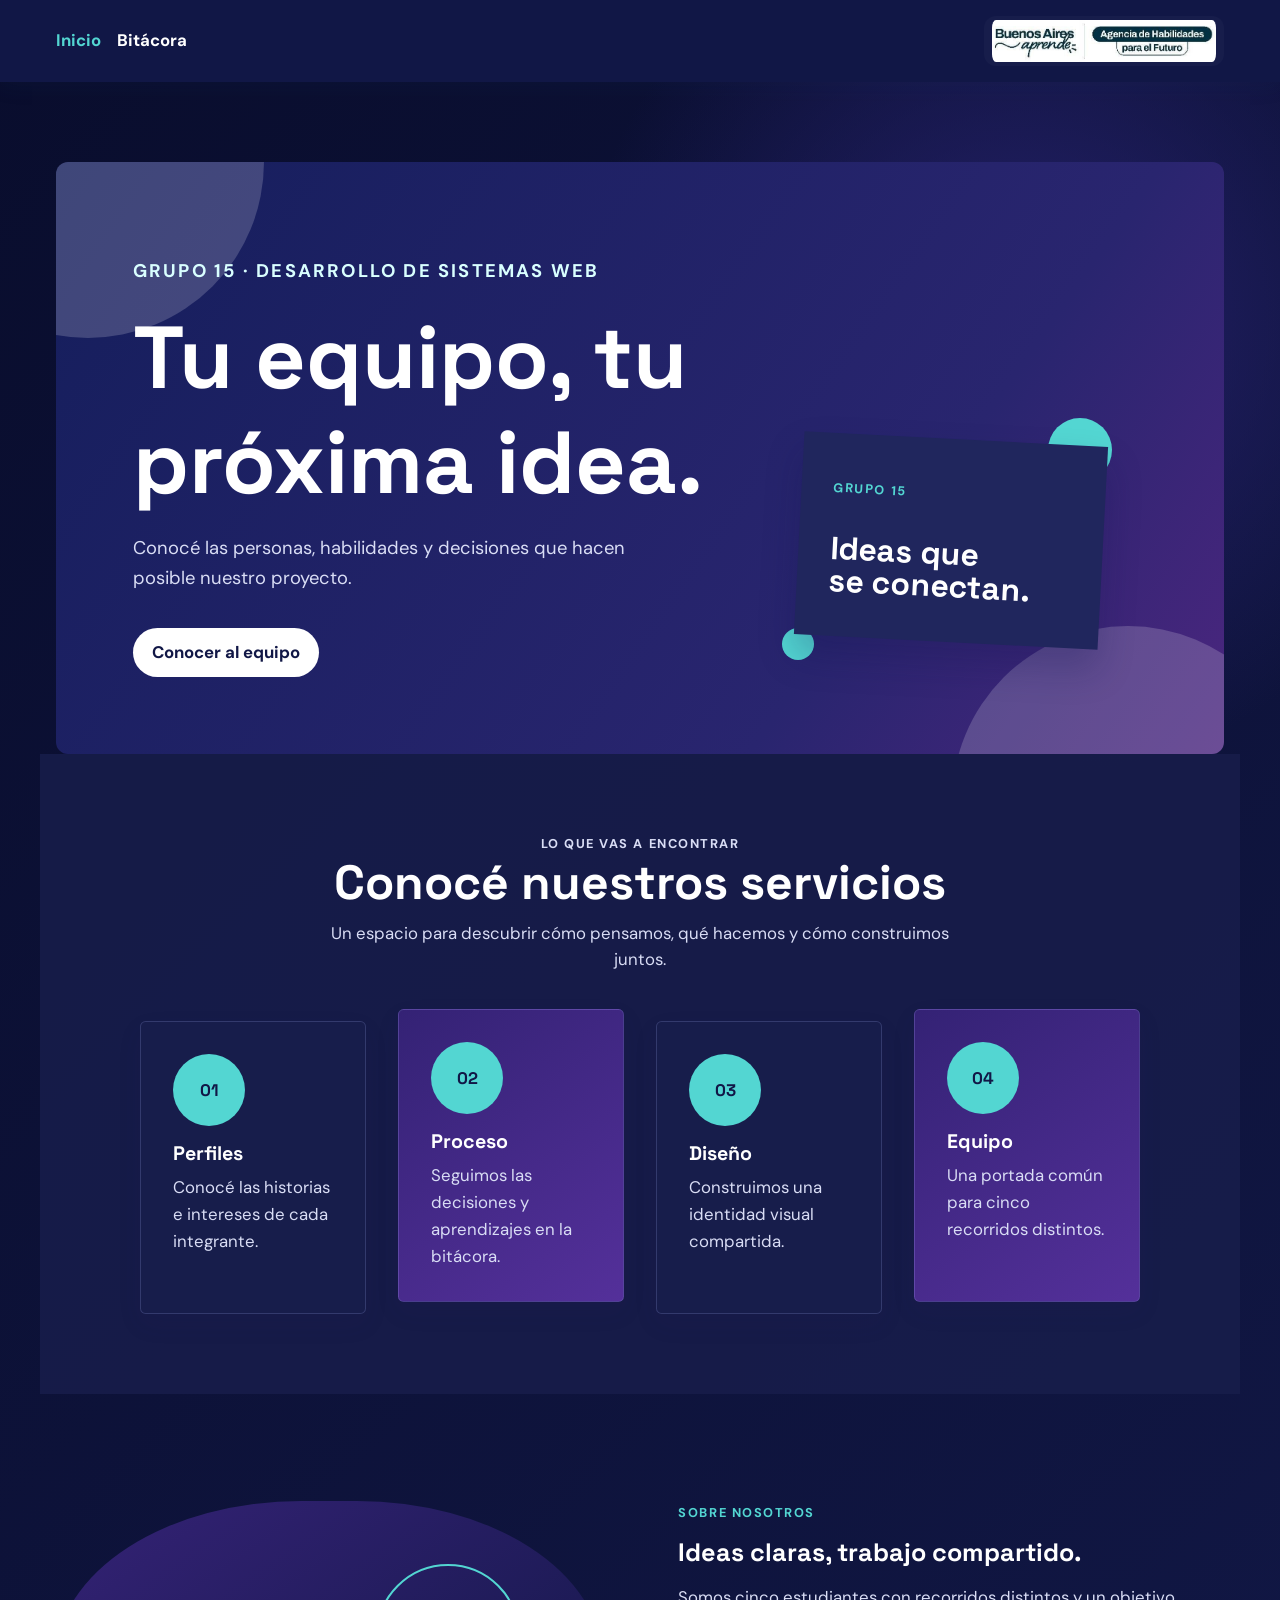
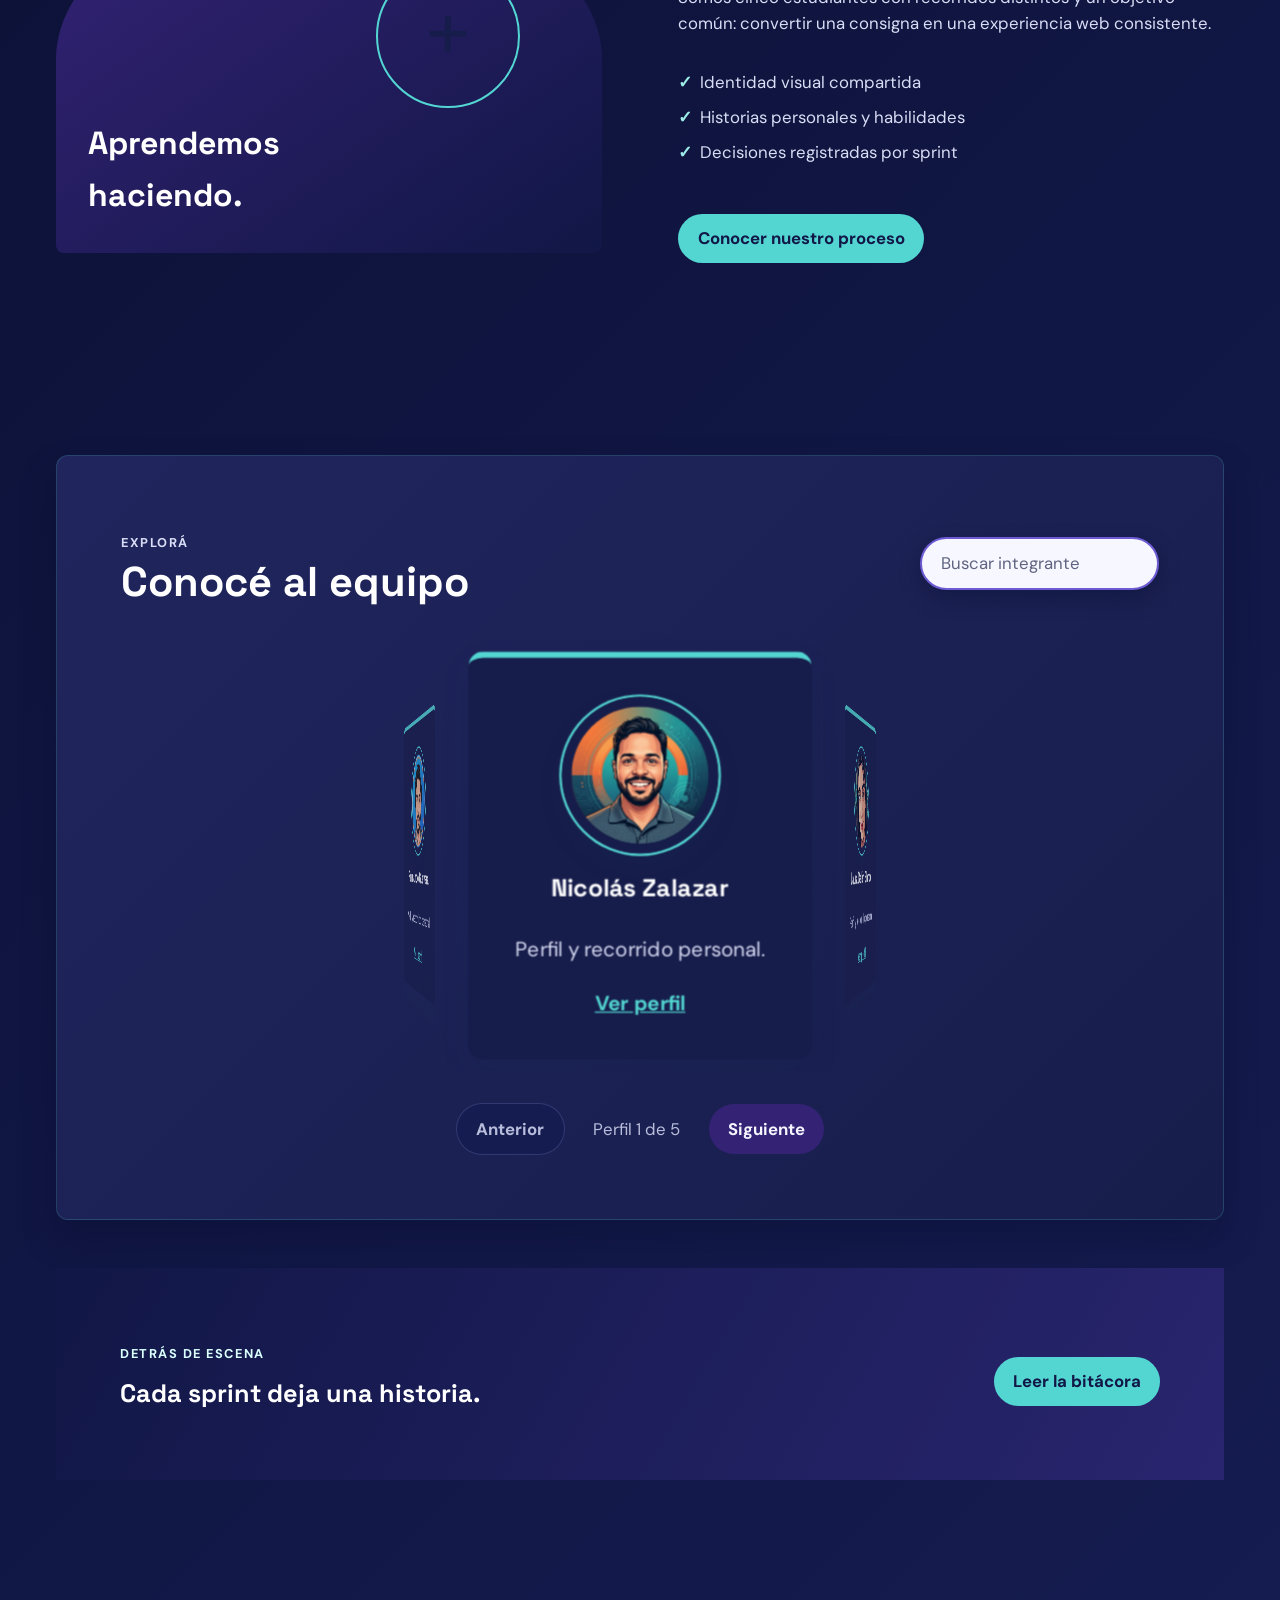
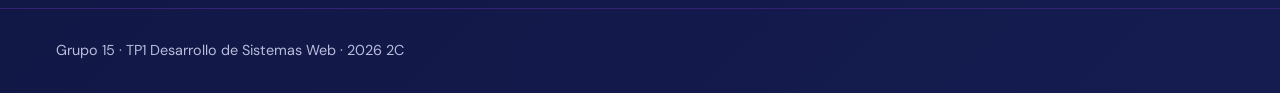
<file: index.html>
<!DOCTYPE html>
<html lang="es">

<head>
  <meta charset="UTF-8">
  <meta name="viewport" content="width=device-width, initial-scale=1.0">
  <title>Grupo 15 — Sitio Web Grupal</title>
  <link rel="icon" href="img/favicon.svg" type="image/svg+xml">
  <link rel="icon" href="favicon.ico" sizes="48x48">
  <link rel="apple-touch-icon" href="img/apple-touch-icon.png">
  <link rel="preconnect" href="https://fonts.googleapis.com">
  <link rel="preconnect" href="https://fonts.gstatic.com" crossorigin>
  <link
    href="https://fonts.googleapis.com/css2?family=DM+Sans:wght@400;500;700&family=Space+Grotesk:wght@500;600;700&display=swap"
    rel="stylesheet">
  <link rel="stylesheet" href="css/base.css">
  <link rel="stylesheet" href="css/nav.css">
</head>

<body>

  <a class="skip-link" href="#contenido-principal">Saltar al contenido principal</a>

  <header class="site-header">
    <div class="container">
      <nav class="site-nav" aria-label="Navegación principal">
        <ul>
          <li><a href="index.html" aria-current="page">Inicio</a></li>
          <li><a href="bitacora.html">Bitácora</a></li>
          <!-- Sprint 2: agregar enlaces a los perfiles individuales -->
        </ul>
      </nav>
      <img class="site-logo" width="597" height="111" src="img/logo-agencia.png.jpg"
        alt="Buenos Aires Aprende y Agencia de Habilidades para el Futuro">
    </div>
  </header>

  <main class="site-main" id="contenido-principal">
    <div class="container">
      <section class="hero" aria-labelledby="page-title">
        <div class="hero-copy">
          <p class="eyebrow">Grupo 15 · Desarrollo de Sistemas Web</p>
          <h1 id="page-title">Tu equipo, tu próxima idea.</h1>
          <p>Conocé las personas, habilidades y decisiones que hacen posible nuestro proyecto.</p>
          <a class="hero-button hero-button--light" href="#members-title">Conocer al equipo</a>
        </div>
        <div class="hero-preview" aria-label="Presentación visual del equipo">
          <span class="preview-dot preview-dot-one"></span>
          <span class="preview-dot preview-dot-two"></span>
          <div class="preview-panel">
            <span>GRUPO 15</span>
            <strong>Ideas que<br>se conectan.</strong>
          </div>
        </div>
      </section>

      <section class="feature-section" aria-labelledby="features-title">
        <div class="section-heading">
          <p class="eyebrow">Lo que vas a encontrar</p>
          <h2 id="features-title">Conocé nuestros servicios</h2>
          <p>Un espacio para descubrir cómo pensamos, qué hacemos y cómo construimos juntos.</p>
        </div>
        <div class="feature-grid">
          <article class="service-card"><span class="feature-icon" aria-hidden="true">01</span>
            <h3>Perfiles</h3>
            <p>Conocé las historias e intereses de cada integrante.</p>
          </article>
          <article class="service-card service-card--featured"><span class="feature-icon" aria-hidden="true">02</span>
            <h3>Proceso</h3>
            <p>Seguimos las decisiones y aprendizajes en la bitácora.</p>
          </article>
          <article class="service-card"><span class="feature-icon" aria-hidden="true">03</span>
            <h3>Diseño</h3>
            <p>Construimos una identidad visual compartida.</p>
          </article>
          <article class="service-card service-card--featured"><span class="feature-icon" aria-hidden="true">04</span>
            <h3>Equipo</h3>
            <p>Una portada común para cinco recorridos distintos.</p>
          </article>
        </div>
      </section>

      <section class="split-section" aria-labelledby="about-title">
        <div class="split-art"><strong>Aprendemos<br>haciendo.</strong></div>
        <div>
          <p class="eyebrow">Sobre nosotros</p>
          <h2 id="about-title">Ideas claras, trabajo compartido.</h2>
          <p>Somos cinco estudiantes con recorridos distintos y un objetivo común: convertir una consigna en una
            experiencia web consistente.</p>
          <ul class="check-list">
            <li>Identidad visual compartida</li>
            <li>Historias personales y habilidades</li>
            <li>Decisiones registradas por sprint</li>
          </ul>
          <a class="hero-button" href="bitacora.html">Conocer nuestro proceso</a>
        </div>
      </section>

      <section class="members-section" aria-labelledby="members-title">
        <div class="members-toolbar">
          <div>
            <p class="eyebrow">Explorá</p>
            <h2 id="members-title">Conocé al equipo</h2>
          </div>
          <label>
            <span class="visually-hidden">Buscar integrante</span>
            <input class="member-search" type="search" placeholder="Buscar integrante" data-member-search>
          </label>
        </div>
        <div class="member-carousel" data-member-list>
          <div class="member-grid">
            <article class="member-card" data-member="nicolás zalazar"><img class="profile-photo" width="1024" height="1024" src="img/perfiles/perfil-nicolas-zalazar.jpg" alt="Avatar de Nicolás Zalazar"><h3>Nicolás Zalazar</h3><p>Perfil y recorrido personal.</p><a href="nicolas-zalazar.html">Ver perfil</a></article>
            <article class="member-card" data-member="laura belén blanco"><img class="profile-photo" width="400" height="400" src="img/perfiles/perfil-laura-blanco.jpg" alt="Avatar de Laura Belén Blanco"><h3>Laura Belén Blanco</h3><p>Perfil y recorrido personal.</p><a href="laura-blanco.html">Ver perfil</a></article>
            <article class="member-card" data-member="christian albornoz"><img class="profile-photo" width="1024" height="1024" src="img/perfiles/perfil-christian-albornoz.jpg" alt="Avatar de Christian Albornoz"><h3>Christian Albornoz</h3><p>Perfil y recorrido personal.</p><a href="christian-albornoz.html">Ver perfil</a></article>
            <article class="member-card" data-member="laura olivera"><img class="profile-photo" width="992" height="1083" src="img/perfiles/perfil-olivera.jpeg" alt="Avatar de Laura Olivera"><h3>Laura Olivera</h3><p>Perfil y recorrido personal.</p><a href="laura-olivera.html">Ver perfil</a></article>
            <article class="member-card" data-member="fernando guevara"><img class="profile-photo" width="1024" height="1024" src="img/perfiles/perfil-fernando.jpeg" alt="Avatar de Fer Guevara"><h3>Fernando Guevara</h3><p>Perfil y recorrido personal.</p><a href="fernando-guevara.html">Ver perfil</a></article>
          </div>
        </div>
        <div class="carousel-controls" aria-label="Controles del carrusel">
          <button class="carousel-button" type="button" data-carousel-previous>Anterior</button>
          <span class="carousel-status" aria-live="polite" data-carousel-status>Perfil 1 de 5</span>
          <button class="carousel-button" type="button" data-carousel-next>Siguiente</button>
        </div>
        <p class="empty-state" data-empty-state hidden>No encontramos integrantes con ese nombre.</p>
      </section>

      <section class="journal-banner" aria-labelledby="journal-title">
        <div>
          <p class="eyebrow">Detrás de escena</p>
          <h2 id="journal-title">Cada sprint deja una historia.</h2>
        </div>
        <a class="hero-button" href="bitacora.html">Leer la bitácora</a>
      </section>
    </div>
  </main>

  <footer class="site-footer">
    <div class="container">
      <p>Grupo 15 · TP1 Desarrollo de Sistemas Web · 2026 2C</p>
    </div>
  </footer>

  <script src="js/portada.js" defer></script>
</body>

</html>
</file>
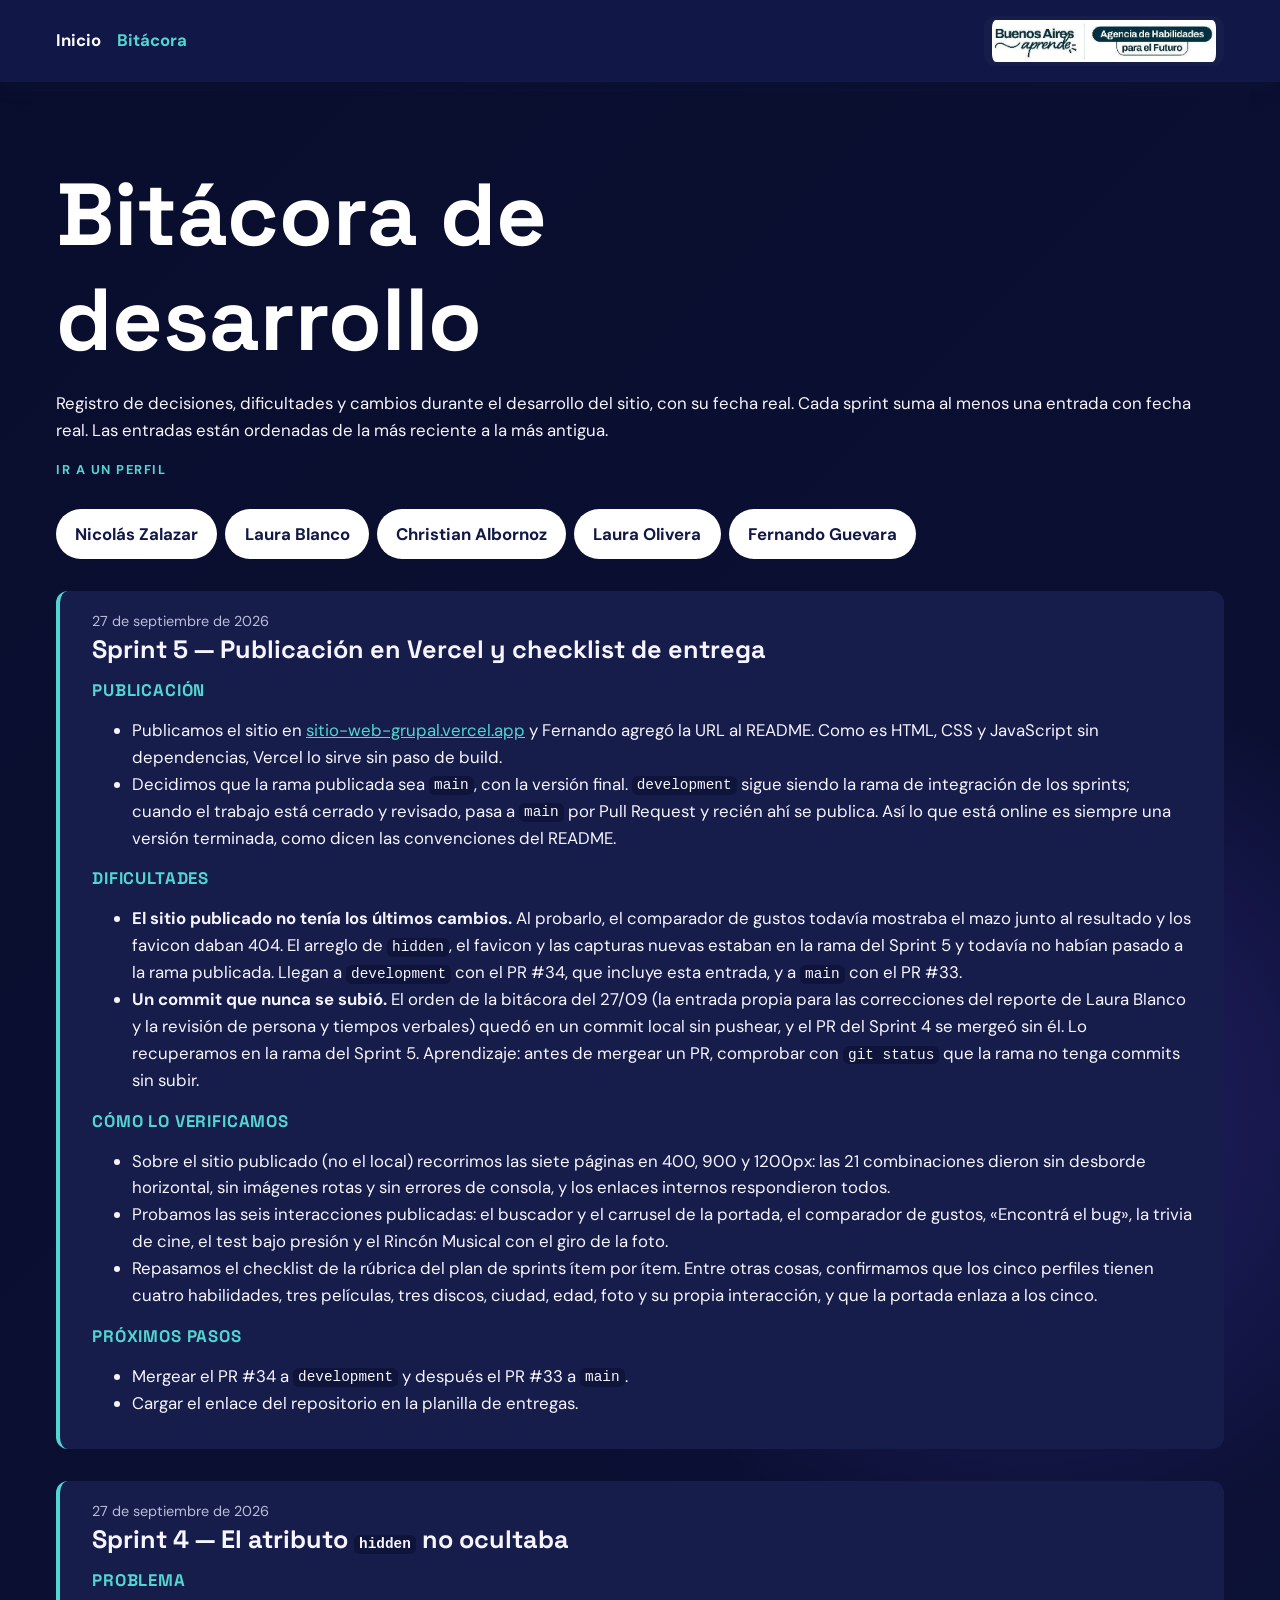
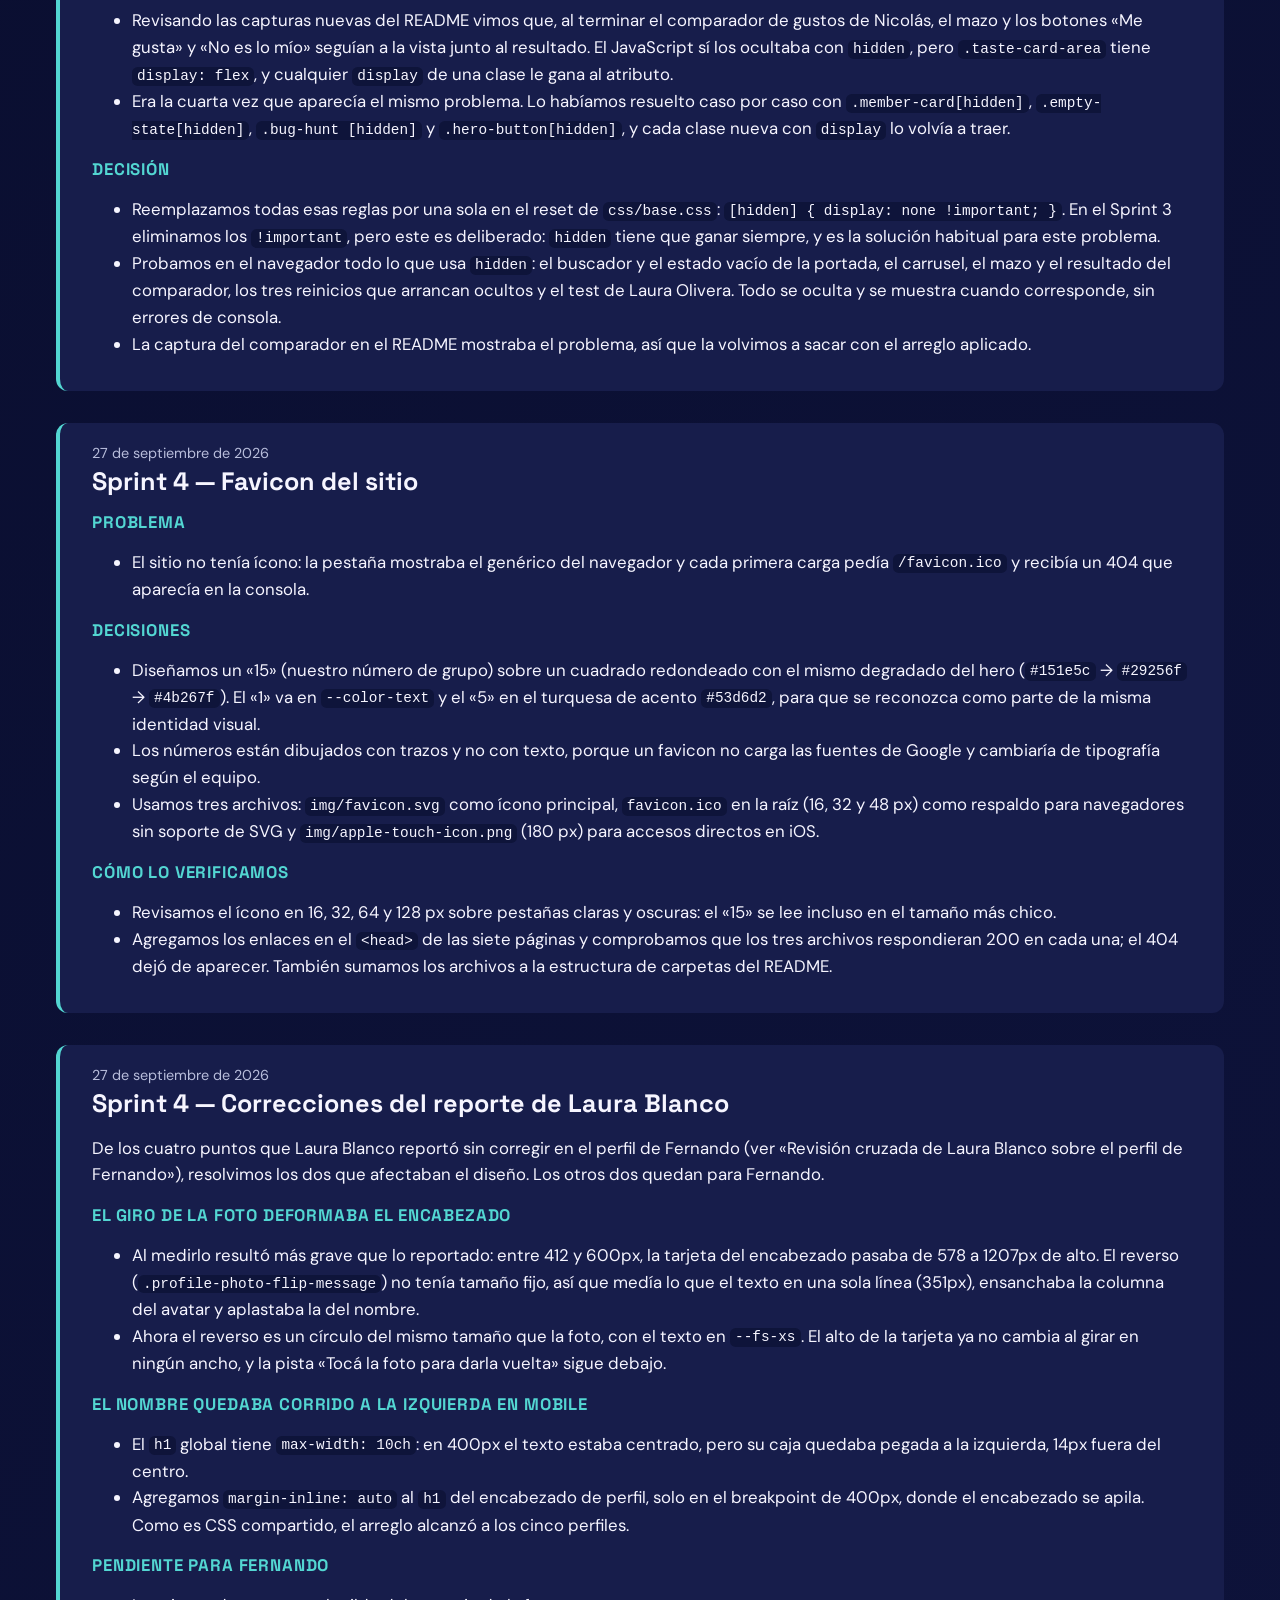
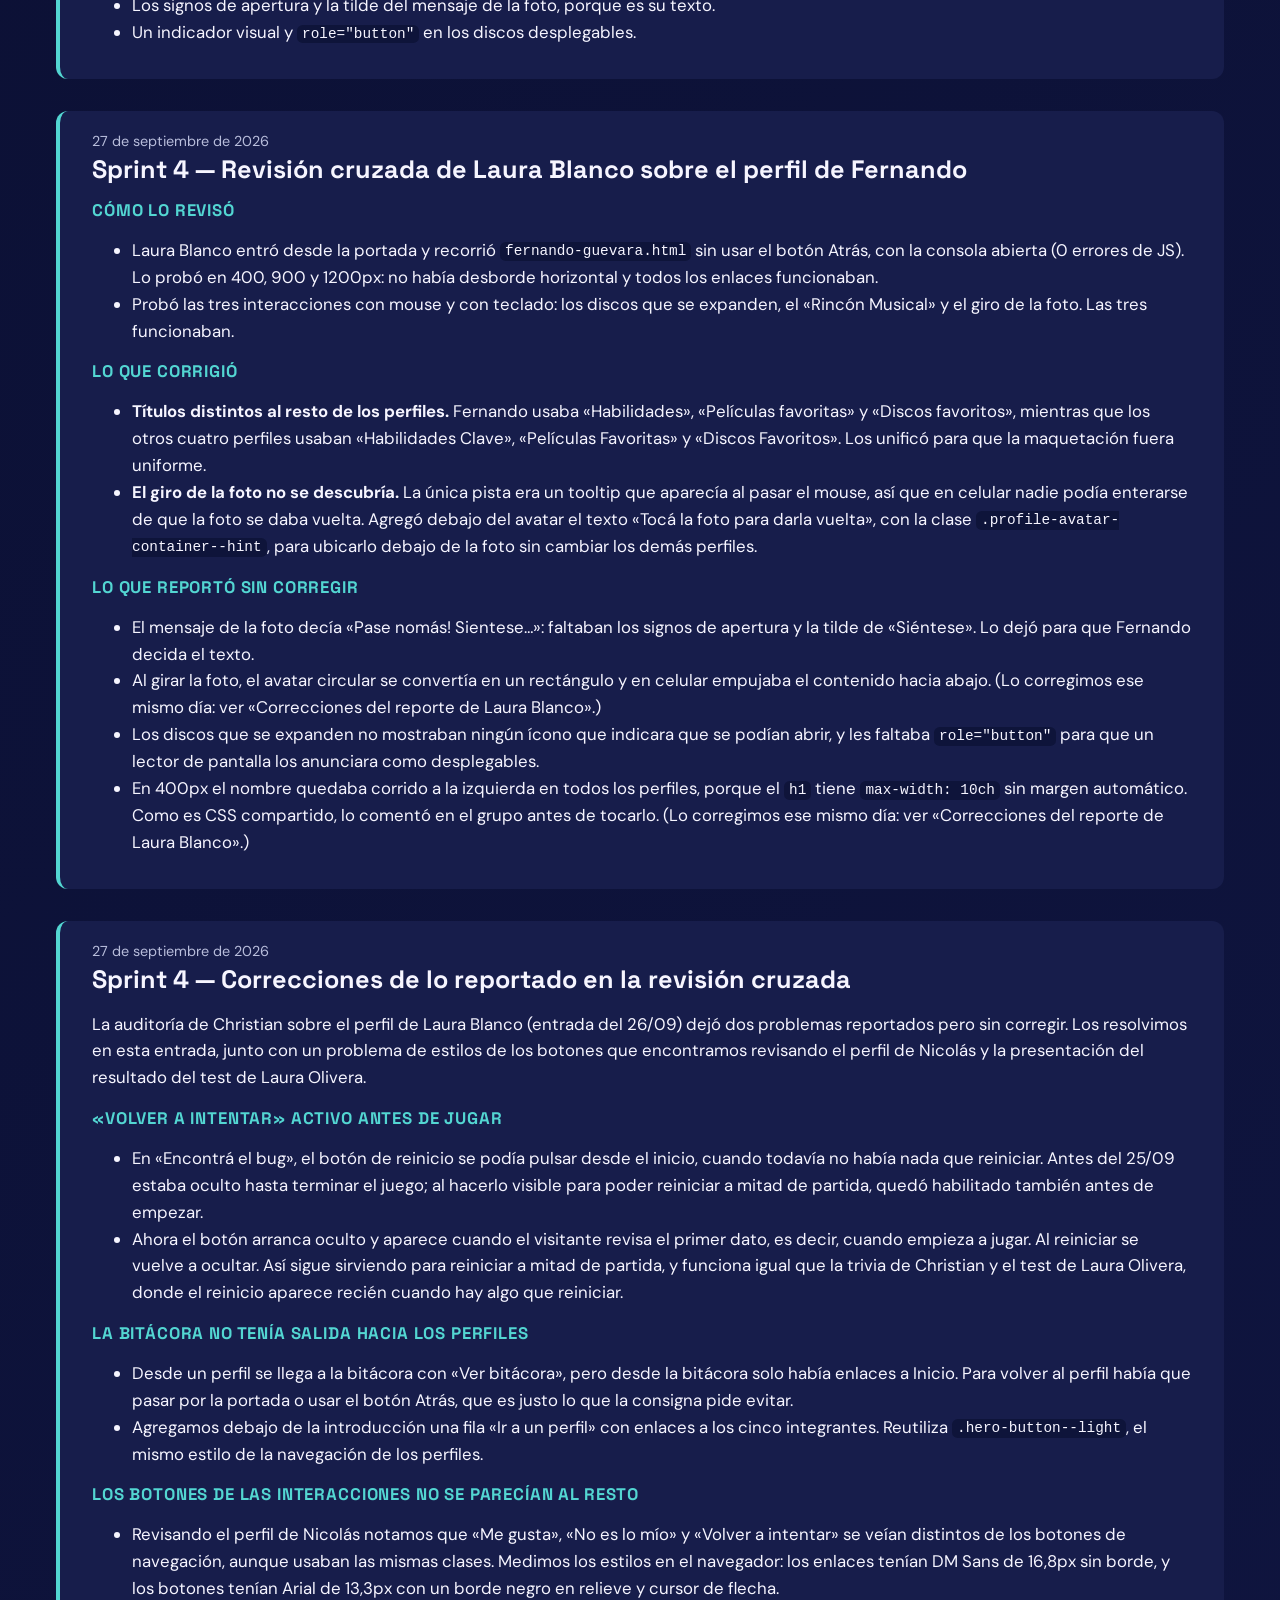
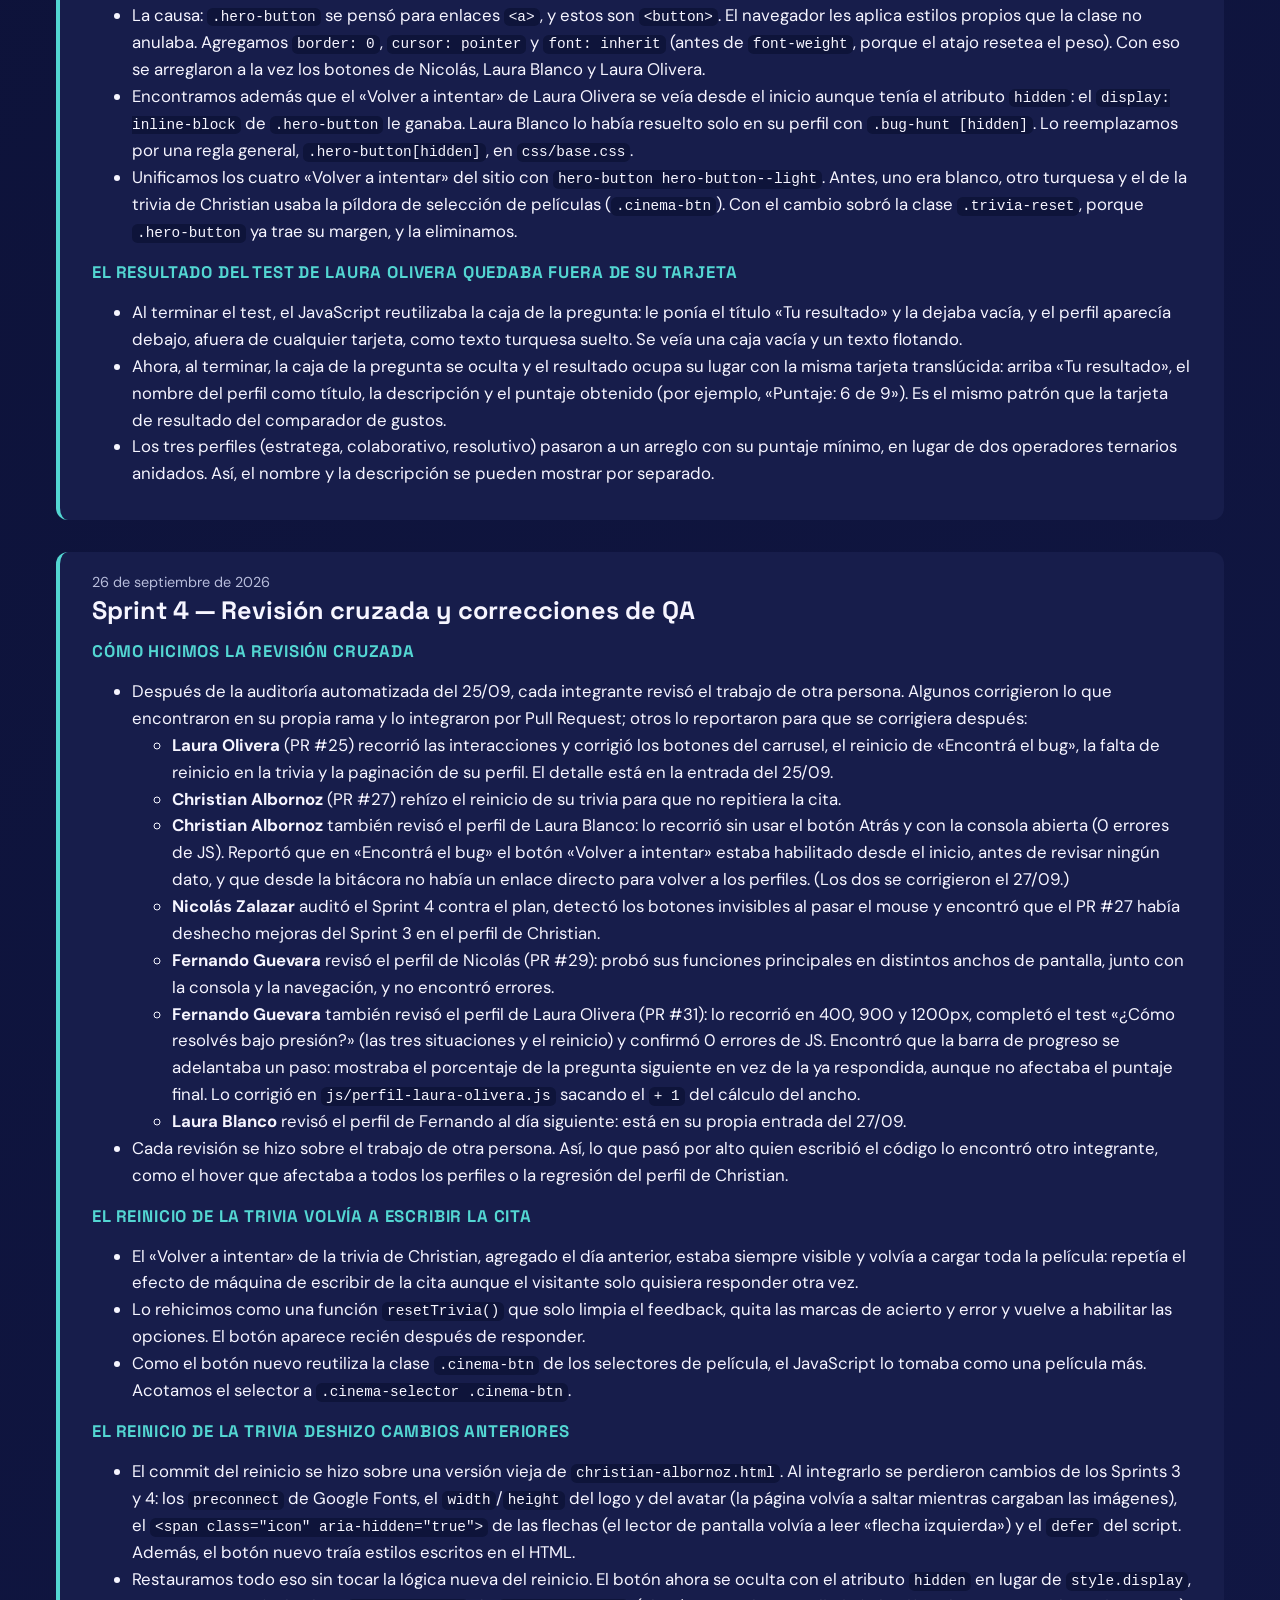
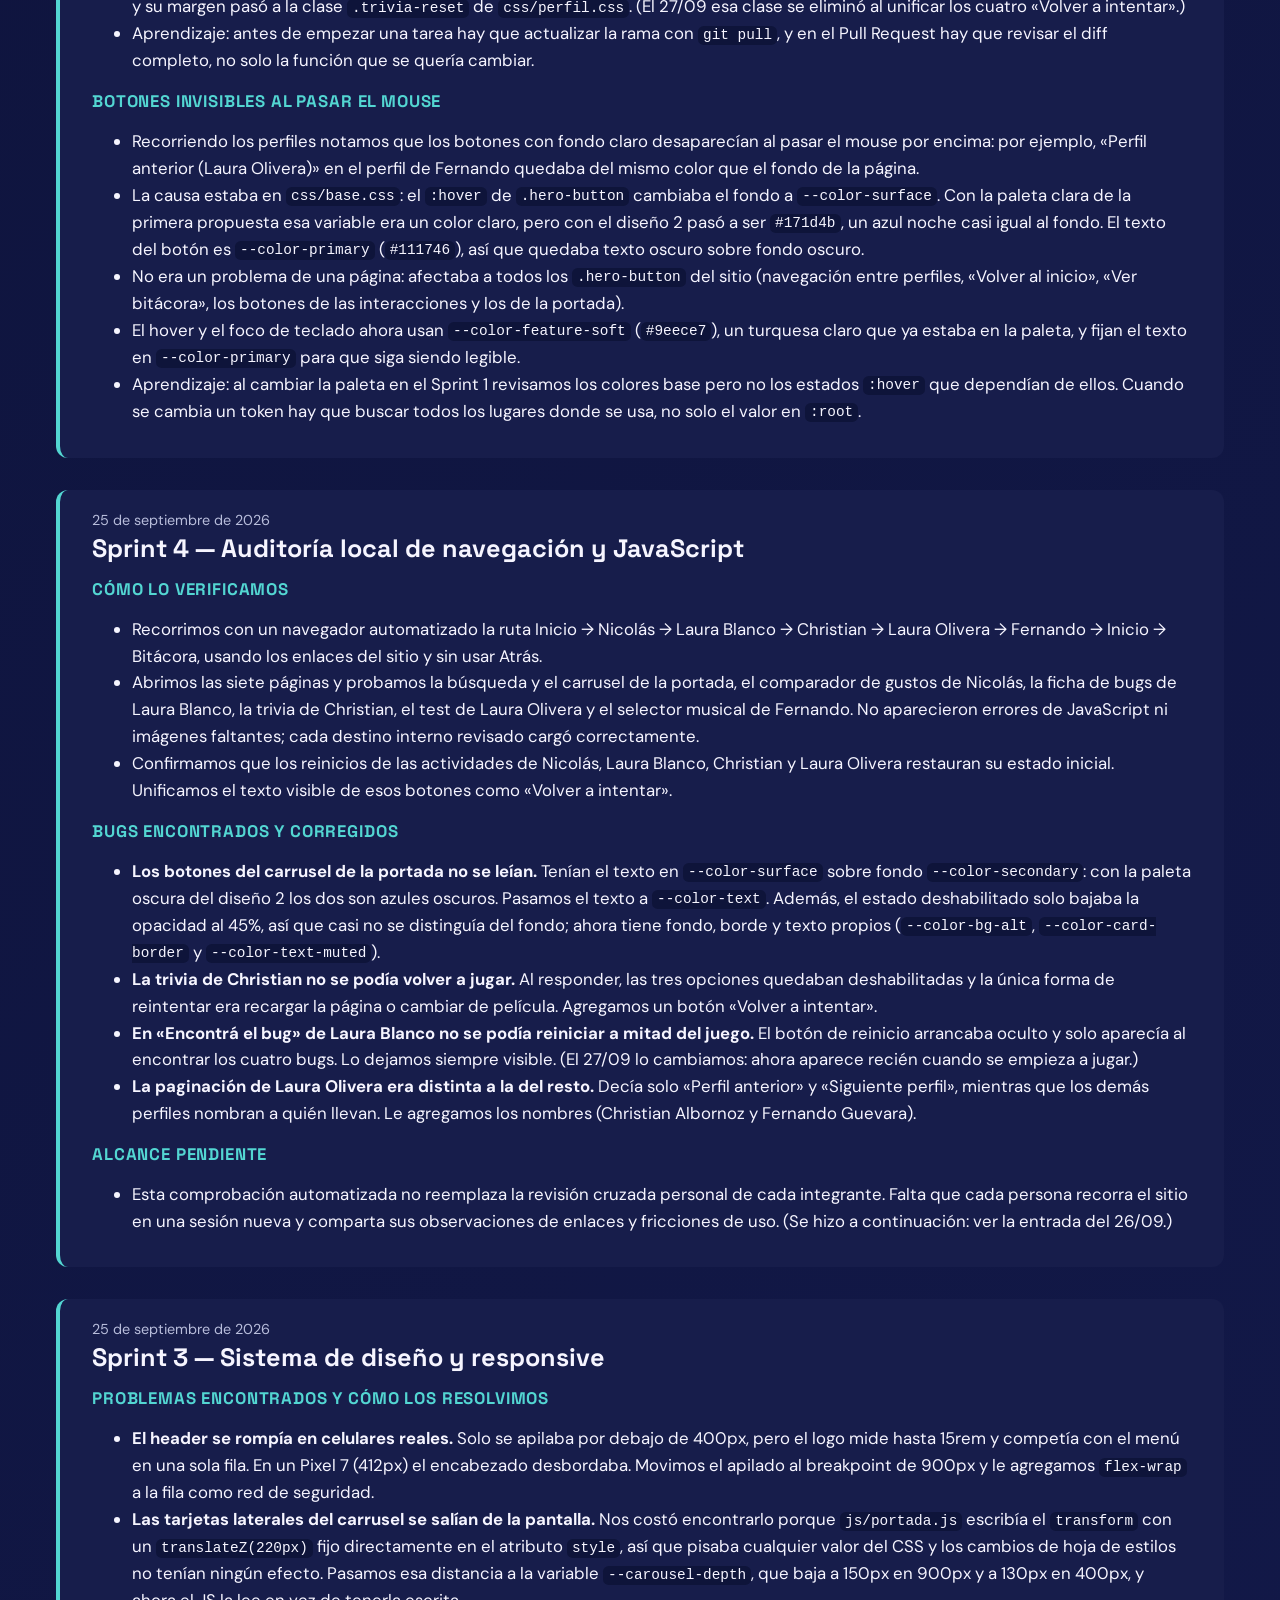
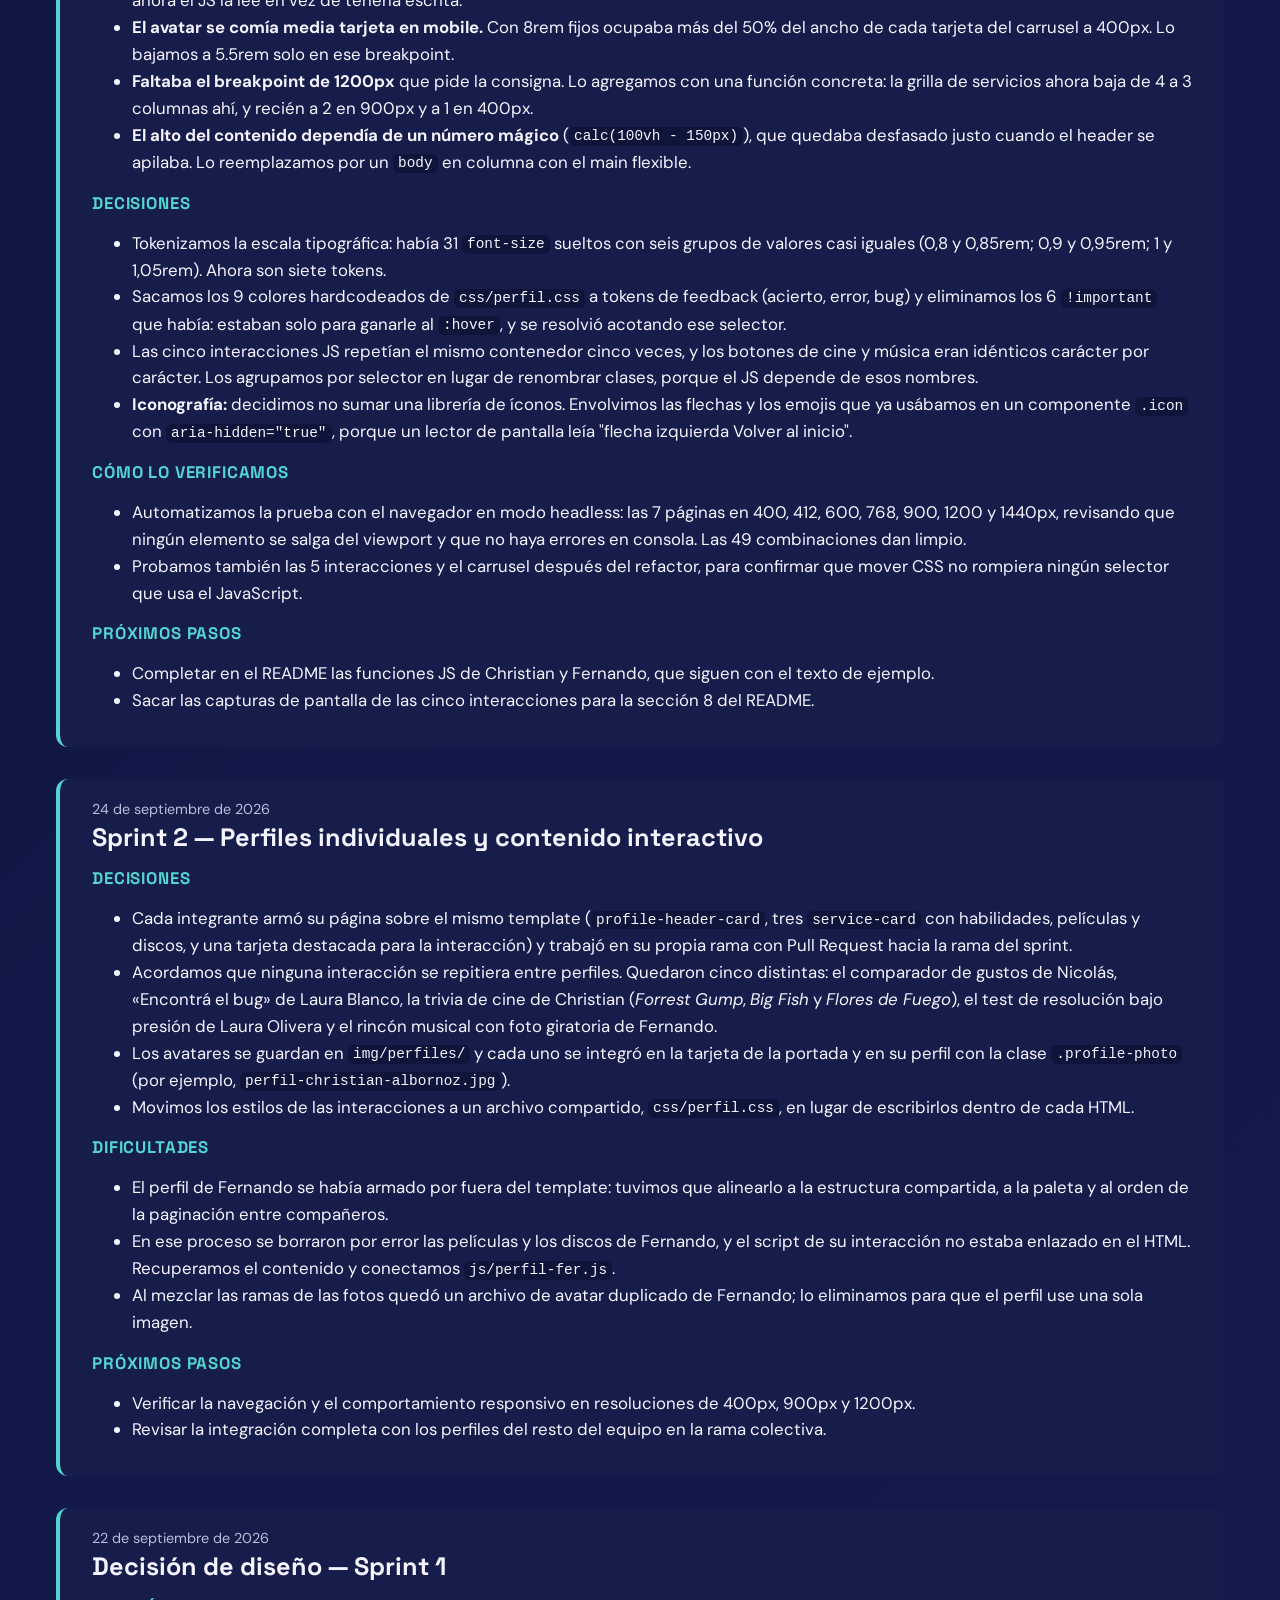
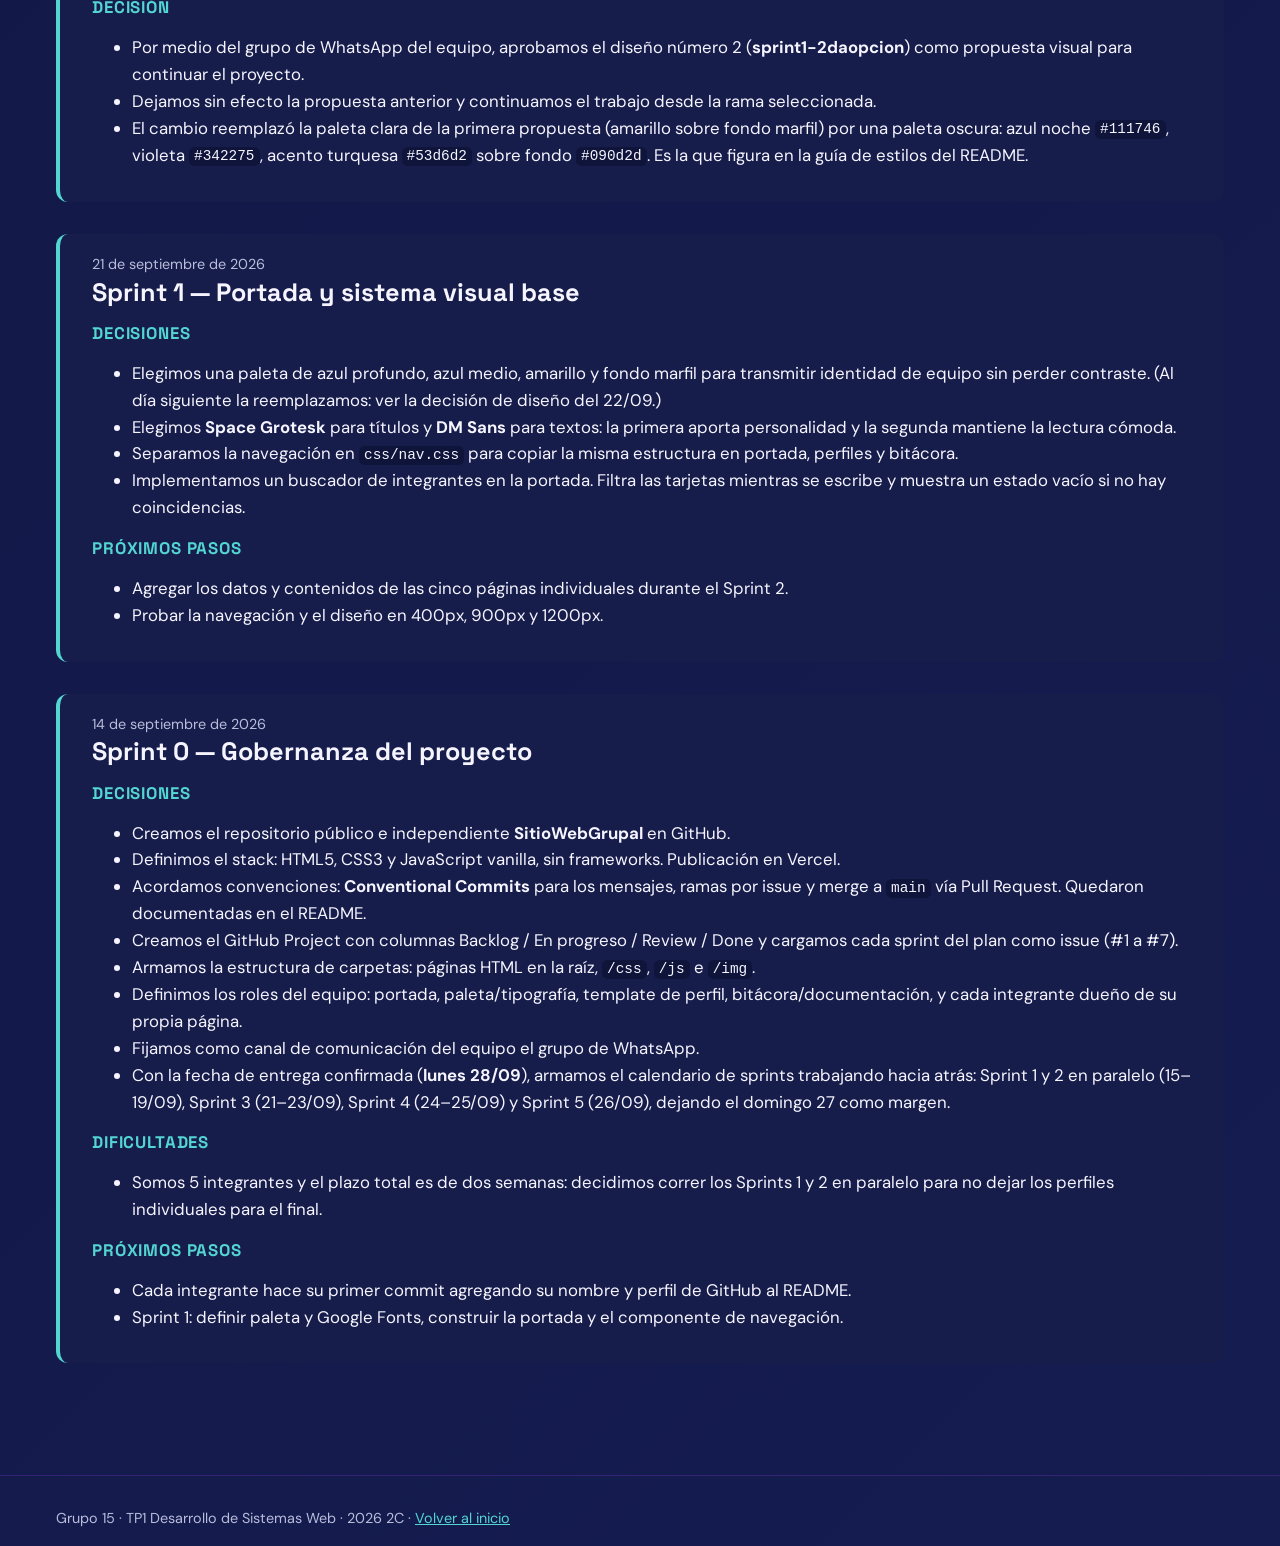
<file: bitacora.html>
<!DOCTYPE html>
<html lang="es">

<head>
  <meta charset="UTF-8">
  <meta name="viewport" content="width=device-width, initial-scale=1.0">
  <title>Bitácora de desarrollo — Grupo 15</title>
  <link rel="icon" href="img/favicon.svg" type="image/svg+xml">
  <link rel="icon" href="favicon.ico" sizes="48x48">
  <link rel="apple-touch-icon" href="img/apple-touch-icon.png">
  <link rel="preconnect" href="https://fonts.googleapis.com">
  <link rel="preconnect" href="https://fonts.gstatic.com" crossorigin>
  <link
    href="https://fonts.googleapis.com/css2?family=DM+Sans:wght@400;500;700&family=Space+Grotesk:wght@500;600;700&display=swap"
    rel="stylesheet">
  <link rel="stylesheet" href="css/base.css">
  <link rel="stylesheet" href="css/nav.css">
</head>

<body>

  <a class="skip-link" href="#contenido-principal">Saltar al contenido principal</a>

  <header class="site-header">
    <div class="container">
      <nav class="site-nav" aria-label="Navegación principal">
        <ul>
          <li><a href="index.html">Inicio</a></li>
          <li><a href="bitacora.html" aria-current="page">Bitácora</a></li>
        </ul>
      </nav>
      <img class="site-logo" width="597" height="111" src="img/logo-agencia.png.jpg"
        alt="Buenos Aires Aprende y Agencia de Habilidades para el Futuro">
    </div>
  </header>

  <main class="site-main" id="contenido-principal">
    <div class="container">
      <h1>Bitácora de desarrollo</h1>
      <p>
        Registro de decisiones, dificultades y cambios durante el desarrollo del sitio, con su fecha real.
        Cada sprint suma al menos una entrada con fecha real. Las entradas están ordenadas de la más reciente
        a la más antigua.
      </p>

      <!-- Sin esto, desde la bitácora solo se podía volver a un perfil pasando por Inicio -->
      <nav class="bitacora-nav" aria-label="Perfiles del equipo">
        <p class="eyebrow">Ir a un perfil</p>
        <ul>
          <li><a href="nicolas-zalazar.html" class="hero-button hero-button--light">Nicolás Zalazar</a></li>
          <li><a href="laura-blanco.html" class="hero-button hero-button--light">Laura Blanco</a></li>
          <li><a href="christian-albornoz.html" class="hero-button hero-button--light">Christian Albornoz</a></li>
          <li><a href="laura-olivera.html" class="hero-button hero-button--light">Laura Olivera</a></li>
          <li><a href="fernando-guevara.html" class="hero-button hero-button--light">Fernando Guevara</a></li>
        </ul>
      </nav>

      <!-- Las entradas conservan su fecha; las decisiones de diseño se registran por separado. -->

      <article class="bitacora-entry">
        <time datetime="2026-09-27">27 de septiembre de 2026</time>
        <h2>Sprint 5 — Publicación en Vercel y checklist de entrega</h2>

        <h3>Publicación</h3>
        <ul>
          <li>
            Publicamos el sitio en <a href="https://sitio-web-grupal.vercel.app/">sitio-web-grupal.vercel.app</a>
            y Fernando agregó la URL al README. Como es HTML, CSS y JavaScript sin dependencias, Vercel lo sirve
            sin paso de build.
          </li>
          <li>
            Decidimos que la rama publicada sea <code>main</code>, con la versión final. <code>development</code>
            sigue siendo la rama de integración de los sprints; cuando el trabajo está cerrado y revisado, pasa a
            <code>main</code> por Pull Request y recién ahí se publica. Así lo que está online es siempre una
            versión terminada, como dicen las convenciones del README.
          </li>
        </ul>

        <h3>Dificultades</h3>
        <ul>
          <li>
            <strong>El sitio publicado no tenía los últimos cambios.</strong> Al probarlo, el comparador de gustos
            todavía mostraba el mazo junto al resultado y los favicon daban 404. El arreglo de
            <code>hidden</code>, el favicon y las capturas nuevas estaban en la rama del Sprint 5 y todavía no
            habían pasado a la rama publicada. Llegan a <code>development</code> con el PR #34, que incluye esta
            entrada, y a <code>main</code> con el PR #33.
          </li>
          <li>
            <strong>Un commit que nunca se subió.</strong> El orden de la bitácora del 27/09 (la entrada propia
            para las correcciones del reporte de Laura Blanco y la revisión de persona y tiempos verbales) quedó
            en un commit local sin pushear, y el PR del Sprint 4 se mergeó sin él. Lo recuperamos en la rama del
            Sprint 5. Aprendizaje: antes de mergear un PR, comprobar con <code>git status</code> que la rama no
            tenga commits sin subir.
          </li>
        </ul>

        <h3>Cómo lo verificamos</h3>
        <ul>
          <li>
            Sobre el sitio publicado (no el local) recorrimos las siete páginas en 400, 900 y 1200px: las 21
            combinaciones dieron sin desborde horizontal, sin imágenes rotas y sin errores de consola, y los
            enlaces internos respondieron todos.
          </li>
          <li>
            Probamos las seis interacciones publicadas: el buscador y el carrusel de la portada, el comparador de
            gustos, «Encontrá el bug», la trivia de cine, el test bajo presión y el Rincón Musical con el giro de
            la foto.
          </li>
          <li>
            Repasamos el checklist de la rúbrica del plan de sprints ítem por ítem. Entre otras cosas,
            confirmamos que los cinco perfiles tienen cuatro habilidades, tres películas, tres discos, ciudad,
            edad, foto y su propia interacción, y que la portada enlaza a los cinco.
          </li>
        </ul>

        <h3>Próximos pasos</h3>
        <ul>
          <li>Mergear el PR #34 a <code>development</code> y después el PR #33 a <code>main</code>.</li>
          <li>Cargar el enlace del repositorio en la planilla de entregas.</li>
        </ul>
      </article>

      <article class="bitacora-entry">
        <time datetime="2026-09-27">27 de septiembre de 2026</time>
        <h2>Sprint 4 — El atributo <code>hidden</code> no ocultaba</h2>

        <h3>Problema</h3>
        <ul>
          <li>
            Revisando las capturas nuevas del README vimos que, al terminar el comparador de gustos de Nicolás,
            el mazo y los botones «Me gusta» y «No es lo mío» seguían a la vista junto al resultado. El
            JavaScript sí los ocultaba con <code>hidden</code>, pero <code>.taste-card-area</code> tiene
            <code>display: flex</code>, y cualquier <code>display</code> de una clase le gana al atributo.
          </li>
          <li>
            Era la cuarta vez que aparecía el mismo problema. Lo habíamos resuelto caso por caso con
            <code>.member-card[hidden]</code>, <code>.empty-state[hidden]</code>, <code>.bug-hunt [hidden]</code>
            y <code>.hero-button[hidden]</code>, y cada clase nueva con <code>display</code> lo volvía a traer.
          </li>
        </ul>

        <h3>Decisión</h3>
        <ul>
          <li>
            Reemplazamos todas esas reglas por una sola en el reset de <code>css/base.css</code>:
            <code>[hidden] { display: none !important; }</code>. En el Sprint 3 eliminamos los
            <code>!important</code>, pero este es deliberado: <code>hidden</code> tiene que ganar siempre, y es
            la solución habitual para este problema.
          </li>
          <li>
            Probamos en el navegador todo lo que usa <code>hidden</code>: el buscador y el estado vacío de la
            portada, el carrusel, el mazo y el resultado del comparador, los tres reinicios que arrancan
            ocultos y el test de Laura Olivera. Todo se oculta y se muestra cuando corresponde, sin errores de
            consola.
          </li>
          <li>
            La captura del comparador en el README mostraba el problema, así que la volvimos a sacar con el
            arreglo aplicado.
          </li>
        </ul>
      </article>

      <article class="bitacora-entry">
        <time datetime="2026-09-27">27 de septiembre de 2026</time>
        <h2>Sprint 4 — Favicon del sitio</h2>

        <h3>Problema</h3>
        <ul>
          <li>
            El sitio no tenía ícono: la pestaña mostraba el genérico del navegador y cada primera carga pedía
            <code>/favicon.ico</code> y recibía un 404 que aparecía en la consola.
          </li>
        </ul>

        <h3>Decisiones</h3>
        <ul>
          <li>
            Diseñamos un «15» (nuestro número de grupo) sobre un cuadrado redondeado con el mismo degradado del
            hero (<code>#151e5c</code> → <code>#29256f</code> → <code>#4b267f</code>). El «1» va en
            <code>--color-text</code> y el «5» en el turquesa de acento <code>#53d6d2</code>, para que se
            reconozca como parte de la misma identidad visual.
          </li>
          <li>
            Los números están dibujados con trazos y no con texto, porque un favicon no carga las fuentes de
            Google y cambiaría de tipografía según el equipo.
          </li>
          <li>
            Usamos tres archivos: <code>img/favicon.svg</code> como ícono principal, <code>favicon.ico</code>
            en la raíz (16, 32 y 48&nbsp;px) como respaldo para navegadores sin soporte de SVG y
            <code>img/apple-touch-icon.png</code> (180&nbsp;px) para accesos directos en iOS.
          </li>
        </ul>

        <h3>Cómo lo verificamos</h3>
        <ul>
          <li>
            Revisamos el ícono en 16, 32, 64 y 128&nbsp;px sobre pestañas claras y oscuras: el «15» se lee
            incluso en el tamaño más chico.
          </li>
          <li>
            Agregamos los enlaces en el <code>&lt;head&gt;</code> de las siete páginas y comprobamos que los
            tres archivos respondieran 200 en cada una; el 404 dejó de aparecer. También sumamos los archivos
            a la estructura de carpetas del README.
          </li>
        </ul>
      </article>

      <article class="bitacora-entry">
        <time datetime="2026-09-27">27 de septiembre de 2026</time>
        <h2>Sprint 4 — Correcciones del reporte de Laura Blanco</h2>

        <p>
          De los cuatro puntos que Laura Blanco reportó sin corregir en el perfil de Fernando (ver «Revisión
          cruzada de Laura Blanco sobre el perfil de Fernando»), resolvimos los dos que afectaban el diseño. Los otros dos quedan para Fernando.
        </p>

        <h3>El giro de la foto deformaba el encabezado</h3>
        <ul>
          <li>
            Al medirlo resultó más grave que lo reportado: entre 412 y 600px, la tarjeta del encabezado pasaba de
            578 a 1207px de alto. El reverso (<code>.profile-photo-flip-message</code>) no tenía tamaño fijo, así
            que medía lo que el texto en una sola línea (351px), ensanchaba la columna del avatar y aplastaba la
            del nombre.
          </li>
          <li>
            Ahora el reverso es un círculo del mismo tamaño que la foto, con el texto en <code>--fs-xs</code>. El
            alto de la tarjeta ya no cambia al girar en ningún ancho, y la pista «Tocá la foto para darla vuelta»
            sigue debajo.
          </li>
        </ul>

        <h3>El nombre quedaba corrido a la izquierda en mobile</h3>
        <ul>
          <li>
            El <code>h1</code> global tiene <code>max-width: 10ch</code>: en 400px el texto estaba centrado, pero
            su caja quedaba pegada a la izquierda, 14px fuera del centro.
          </li>
          <li>
            Agregamos <code>margin-inline: auto</code> al <code>h1</code> del encabezado de perfil, solo en el
            breakpoint de 400px, donde el encabezado se apila. Como es CSS compartido, el arreglo alcanzó a los
            cinco perfiles.
          </li>
        </ul>

        <h3>Pendiente para Fernando</h3>
        <ul>
          <li>Los signos de apertura y la tilde del mensaje de la foto, porque es su texto.</li>
          <li>Un indicador visual y <code>role="button"</code> en los discos desplegables.</li>
        </ul>
      </article>

      <article class="bitacora-entry">
        <time datetime="2026-09-27">27 de septiembre de 2026</time>
        <h2>Sprint 4 — Revisión cruzada de Laura Blanco sobre el perfil de Fernando</h2>

        <h3>Cómo lo revisó</h3>
        <ul>
          <li>
            Laura Blanco entró desde la portada y recorrió <code>fernando-guevara.html</code> sin usar el botón Atrás, con
            la consola abierta (0 errores de JS). Lo probó en 400, 900 y 1200px: no había desborde horizontal y
            todos los enlaces funcionaban.
          </li>
          <li>
            Probó las tres interacciones con mouse y con teclado: los discos que se expanden, el «Rincón Musical»
            y el giro de la foto. Las tres funcionaban.
          </li>
        </ul>

        <h3>Lo que corrigió</h3>
        <ul>
          <li>
            <strong>Títulos distintos al resto de los perfiles.</strong> Fernando usaba «Habilidades»,
            «Películas favoritas» y «Discos favoritos», mientras que los otros cuatro perfiles usaban
            «Habilidades Clave», «Películas Favoritas» y «Discos Favoritos». Los unificó para que la maquetación
            fuera uniforme.
          </li>
          <li>
            <strong>El giro de la foto no se descubría.</strong> La única pista era un tooltip que aparecía al
            pasar el mouse, así que en celular nadie podía enterarse de que la foto se daba vuelta. Agregó debajo
            del avatar el texto «Tocá la foto para darla vuelta», con la clase
            <code>.profile-avatar-container--hint</code>, para ubicarlo debajo de la foto sin cambiar los demás
            perfiles.
          </li>
        </ul>

        <h3>Lo que reportó sin corregir</h3>
        <ul>
          <li>
            El mensaje de la foto decía «Pase nomás! Sientese…»: faltaban los signos de apertura y la tilde de
            «Siéntese». Lo dejó para que Fernando decida el texto.
          </li>
          <li>
            Al girar la foto, el avatar circular se convertía en un rectángulo y en celular empujaba el contenido
            hacia abajo. (Lo corregimos ese mismo día: ver «Correcciones del reporte de Laura Blanco».)
          </li>
          <li>
            Los discos que se expanden no mostraban ningún ícono que indicara que se podían abrir, y les faltaba
            <code>role="button"</code> para que un lector de pantalla los anunciara como desplegables.
          </li>
          <li>
            En 400px el nombre quedaba corrido a la izquierda en todos los perfiles, porque el <code>h1</code>
            tiene <code>max-width: 10ch</code> sin margen automático. Como es CSS compartido, lo comentó en el
            grupo antes de tocarlo. (Lo corregimos ese mismo día: ver «Correcciones del reporte de Laura Blanco».)
          </li>
        </ul>
      </article>

      <article class="bitacora-entry">
        <time datetime="2026-09-27">27 de septiembre de 2026</time>
        <h2>Sprint 4 — Correcciones de lo reportado en la revisión cruzada</h2>

        <p>
          La auditoría de Christian sobre el perfil de Laura Blanco (entrada del 26/09) dejó dos problemas
          reportados pero sin corregir. Los resolvimos en esta entrada, junto con un problema de estilos de los
          botones que encontramos revisando el perfil de Nicolás y la presentación del resultado del test de Laura
          Olivera.
        </p>

        <h3>«Volver a intentar» activo antes de jugar</h3>
        <ul>
          <li>
            En «Encontrá el bug», el botón de reinicio se podía pulsar desde el inicio, cuando todavía no había
            nada que reiniciar. Antes del 25/09 estaba oculto hasta terminar el juego; al hacerlo visible para
            poder reiniciar a mitad de partida, quedó habilitado también antes de empezar.
          </li>
          <li>
            Ahora el botón arranca oculto y aparece cuando el visitante revisa el primer dato, es decir, cuando
            empieza a jugar. Al reiniciar se vuelve a ocultar. Así sigue sirviendo para reiniciar a mitad de
            partida, y funciona igual que la trivia de Christian y el test de Laura Olivera, donde el reinicio
            aparece recién cuando hay algo que reiniciar.
          </li>
        </ul>

        <h3>La bitácora no tenía salida hacia los perfiles</h3>
        <ul>
          <li>
            Desde un perfil se llega a la bitácora con «Ver bitácora», pero desde la bitácora solo había
            enlaces a Inicio. Para volver al perfil había que pasar por la portada o usar el botón Atrás, que es
            justo lo que la consigna pide evitar.
          </li>
          <li>
            Agregamos debajo de la introducción una fila «Ir a un perfil» con enlaces a los cinco integrantes.
            Reutiliza <code>.hero-button--light</code>, el mismo estilo de la navegación de los perfiles.
          </li>
        </ul>

        <h3>Los botones de las interacciones no se parecían al resto</h3>
        <ul>
          <li>
            Revisando el perfil de Nicolás notamos que «Me gusta», «No es lo mío» y «Volver a intentar» se veían
            distintos de los botones de navegación, aunque usaban las mismas clases. Medimos los estilos en el
            navegador: los enlaces tenían DM Sans de 16,8px sin borde, y los botones tenían Arial de 13,3px con un
            borde negro en relieve y cursor de flecha.
          </li>
          <li>
            La causa: <code>.hero-button</code> se pensó para enlaces <code>&lt;a&gt;</code>, y estos son
            <code>&lt;button&gt;</code>. El navegador les aplica estilos propios que la clase no anulaba.
            Agregamos <code>border: 0</code>, <code>cursor: pointer</code> y <code>font: inherit</code> (antes de
            <code>font-weight</code>, porque el atajo resetea el peso). Con eso se arreglaron a la vez los botones
            de Nicolás, Laura Blanco y Laura Olivera.
          </li>
          <li>
            Encontramos además que el «Volver a intentar» de Laura Olivera se veía desde el inicio aunque tenía el
            atributo <code>hidden</code>: el <code>display: inline-block</code> de <code>.hero-button</code> le
            ganaba. Laura Blanco lo había resuelto solo en su perfil con <code>.bug-hunt [hidden]</code>. Lo
            reemplazamos por una regla general, <code>.hero-button[hidden]</code>, en <code>css/base.css</code>.
          </li>
          <li>
            Unificamos los cuatro «Volver a intentar» del sitio con <code>hero-button hero-button--light</code>.
            Antes, uno era blanco, otro turquesa y el de la trivia de Christian usaba la píldora de selección de
            películas (<code>.cinema-btn</code>). Con el cambio sobró la clase <code>.trivia-reset</code>, porque
            <code>.hero-button</code> ya trae su margen, y la eliminamos.
          </li>
        </ul>

        <h3>El resultado del test de Laura Olivera quedaba fuera de su tarjeta</h3>
        <ul>
          <li>
            Al terminar el test, el JavaScript reutilizaba la caja de la pregunta: le ponía el título «Tu resultado»
            y la dejaba vacía, y el perfil aparecía debajo, afuera de cualquier tarjeta, como texto turquesa suelto.
            Se veía una caja vacía y un texto flotando.
          </li>
          <li>
            Ahora, al terminar, la caja de la pregunta se oculta y el resultado ocupa su lugar con la misma
            tarjeta translúcida: arriba «Tu resultado», el nombre del perfil como título, la descripción y el
            puntaje obtenido (por ejemplo, «Puntaje: 6 de 9»). Es el mismo patrón que la tarjeta de resultado del
            comparador de gustos.
          </li>
          <li>
            Los tres perfiles (estratega, colaborativo, resolutivo) pasaron a un arreglo con su puntaje mínimo, en
            lugar de dos operadores ternarios anidados. Así, el nombre y la descripción se pueden mostrar por
            separado.
          </li>
        </ul>
      </article>

      <article class="bitacora-entry">
        <time datetime="2026-09-26">26 de septiembre de 2026</time>
        <h2>Sprint 4 — Revisión cruzada y correcciones de QA</h2>

        <h3>Cómo hicimos la revisión cruzada</h3>
        <ul>
          <li>
            Después de la auditoría automatizada del 25/09, cada integrante revisó el trabajo de otra persona.
            Algunos corrigieron lo que encontraron en su propia rama y lo integraron por Pull Request; otros lo
            reportaron para que se corrigiera después:
            <ul>
              <li>
                <strong>Laura Olivera</strong> (PR #25) recorrió las interacciones y corrigió los botones del
                carrusel, el reinicio de «Encontrá el bug», la falta de reinicio en la trivia y la paginación de
                su perfil. El detalle está en la entrada del 25/09.
              </li>
              <li>
                <strong>Christian Albornoz</strong> (PR #27) rehízo el reinicio de su trivia para que no repitiera
                la cita.
              </li>
              <li>
                <strong>Christian Albornoz</strong> también revisó el perfil de Laura Blanco: lo recorrió sin usar
                el botón Atrás y con la consola abierta (0 errores de JS). Reportó que en «Encontrá el bug» el botón
                «Volver a intentar» estaba habilitado desde el inicio, antes de revisar ningún dato, y que desde la
                bitácora no había un enlace directo para volver a los perfiles. (Los dos se corrigieron el 27/09.)
              </li>
              <li>
                <strong>Nicolás Zalazar</strong> auditó el Sprint 4 contra el plan, detectó los botones invisibles
                al pasar el mouse y encontró que el PR #27 había deshecho mejoras del Sprint 3 en el perfil de
                Christian.
              </li>
              <li>
                <strong>Fernando Guevara</strong> revisó el perfil de Nicolás (PR #29): probó sus funciones principales
                en distintos anchos de pantalla, junto con la consola y la navegación, y no encontró errores.
              </li>
              <li>
                <strong>Fernando Guevara</strong> también revisó el perfil de Laura Olivera (PR #31): lo recorrió en
                400, 900 y 1200px, completó el test «¿Cómo resolvés bajo presión?» (las tres situaciones y el
                reinicio) y confirmó 0 errores de JS. Encontró que la barra de progreso se adelantaba un paso:
                mostraba el porcentaje de la pregunta siguiente en vez de la ya respondida, aunque no afectaba el
                puntaje final. Lo corrigió en <code>js/perfil-laura-olivera.js</code> sacando el <code>+ 1</code>
                del cálculo del ancho.
              </li>
              <li>
                <strong>Laura Blanco</strong> revisó el perfil de Fernando al día siguiente: está en su propia entrada
                del 27/09.
              </li>
            </ul>
          </li>
          <li>
            Cada revisión se hizo sobre el trabajo de otra persona. Así, lo que pasó por alto quien escribió el
            código lo encontró otro integrante, como el hover que afectaba a todos los perfiles o la regresión del
            perfil de Christian.
          </li>
        </ul>

        <h3>El reinicio de la trivia volvía a escribir la cita</h3>
        <ul>
          <li>
            El «Volver a intentar» de la trivia de Christian, agregado el día anterior, estaba siempre visible
            y volvía a cargar toda la película: repetía el efecto de máquina de escribir de la cita aunque el
            visitante solo quisiera responder otra vez.
          </li>
          <li>
            Lo rehicimos como una función <code>resetTrivia()</code> que solo limpia el feedback, quita las
            marcas de acierto y error y vuelve a habilitar las opciones. El botón aparece recién después de
            responder.
          </li>
          <li>
            Como el botón nuevo reutiliza la clase <code>.cinema-btn</code> de los selectores de película, el
            JavaScript lo tomaba como una película más. Acotamos el selector a
            <code>.cinema-selector .cinema-btn</code>.
          </li>
        </ul>

        <h3>El reinicio de la trivia deshizo cambios anteriores</h3>
        <ul>
          <li>
            El commit del reinicio se hizo sobre una versión vieja de <code>christian-albornoz.html</code>. Al
            integrarlo se perdieron cambios de los Sprints 3 y 4: los <code>preconnect</code> de Google Fonts,
            el <code>width</code>/<code>height</code> del logo y del avatar (la página volvía a saltar mientras
            cargaban las imágenes), el <code>&lt;span class="icon" aria-hidden="true"&gt;</code> de las flechas
            (el lector de pantalla volvía a leer «flecha izquierda») y el <code>defer</code> del script. Además,
            el botón nuevo traía estilos escritos en el HTML.
          </li>
          <li>
            Restauramos todo eso sin tocar la lógica nueva del reinicio. El botón ahora se oculta con el
            atributo <code>hidden</code> en lugar de <code>style.display</code>, y su margen pasó a la clase
            <code>.trivia-reset</code> de <code>css/perfil.css</code>. (El 27/09 esa clase se eliminó
            al unificar los cuatro «Volver a intentar».)
          </li>
          <li>
            Aprendizaje: antes de empezar una tarea hay que actualizar la rama con <code>git pull</code>, y en
            el Pull Request hay que revisar el diff completo, no solo la función que se quería cambiar.
          </li>
        </ul>

        <h3>Botones invisibles al pasar el mouse</h3>
        <ul>
          <li>
            Recorriendo los perfiles notamos que los botones con fondo claro desaparecían al pasar el mouse
            por encima: por ejemplo, «Perfil anterior (Laura Olivera)» en el perfil de Fernando quedaba del
            mismo color que el fondo de la página.
          </li>
          <li>
            La causa estaba en <code>css/base.css</code>: el <code>:hover</code> de <code>.hero-button</code>
            cambiaba el fondo a <code>--color-surface</code>. Con la paleta clara de la primera propuesta
            esa variable era un color claro, pero con el diseño 2 pasó a ser <code>#171d4b</code>, un azul
            noche casi igual al fondo. El texto del botón es <code>--color-primary</code>
            (<code>#111746</code>), así que quedaba texto oscuro sobre fondo oscuro.
          </li>
          <li>
            No era un problema de una página: afectaba a todos los <code>.hero-button</code> del sitio
            (navegación entre perfiles, «Volver al inicio», «Ver bitácora», los botones de las interacciones
            y los de la portada).
          </li>
          <li>
            El hover y el foco de teclado ahora usan <code>--color-feature-soft</code> (<code>#9eece7</code>),
            un turquesa claro que ya estaba en la paleta, y fijan el texto en <code>--color-primary</code>
            para que siga siendo legible.
          </li>
          <li>
            Aprendizaje: al cambiar la paleta en el Sprint 1 revisamos los colores base pero no los estados
            <code>:hover</code> que dependían de ellos. Cuando se cambia un token hay que buscar todos los
            lugares donde se usa, no solo el valor en <code>:root</code>.
          </li>
        </ul>
      </article>

      <article class="bitacora-entry">
        <time datetime="2026-09-25">25 de septiembre de 2026</time>
        <h2>Sprint 4 — Auditoría local de navegación y JavaScript</h2>

        <h3>Cómo lo verificamos</h3>
        <ul>
          <li>
            Recorrimos con un navegador automatizado la ruta Inicio → Nicolás → Laura Blanco → Christian →
            Laura Olivera → Fernando → Inicio → Bitácora, usando los enlaces del sitio y sin usar Atrás.
          </li>
          <li>
            Abrimos las siete páginas y probamos la búsqueda y el carrusel de la portada, el comparador de
            gustos de Nicolás, la ficha de bugs de Laura Blanco, la trivia de Christian, el test de Laura
            Olivera y el selector musical de Fernando. No aparecieron errores de JavaScript ni imágenes
            faltantes; cada destino interno revisado cargó correctamente.
          </li>
          <li>
            Confirmamos que los reinicios de las actividades de Nicolás, Laura Blanco, Christian y Laura
            Olivera restauran su estado inicial. Unificamos el texto visible de esos botones como
            «Volver a intentar».
          </li>
        </ul>

        <h3>Bugs encontrados y corregidos</h3>
        <ul>
          <li>
            <strong>Los botones del carrusel de la portada no se leían.</strong> Tenían el texto en
            <code>--color-surface</code> sobre fondo <code>--color-secondary</code>: con la paleta oscura
            del diseño 2 los dos son azules oscuros. Pasamos el texto a <code>--color-text</code>. Además,
            el estado deshabilitado solo bajaba la opacidad al 45%, así que casi no se distinguía del
            fondo; ahora tiene fondo, borde y texto propios (<code>--color-bg-alt</code>,
            <code>--color-card-border</code> y <code>--color-text-muted</code>).
          </li>
          <li>
            <strong>La trivia de Christian no se podía volver a jugar.</strong> Al responder, las tres
            opciones quedaban deshabilitadas y la única forma de reintentar era recargar la página o
            cambiar de película. Agregamos un botón «Volver a intentar».
          </li>
          <li>
            <strong>En «Encontrá el bug» de Laura Blanco no se podía reiniciar a mitad del juego.</strong>
            El botón de reinicio arrancaba oculto y solo aparecía al encontrar los cuatro bugs. Lo dejamos
            siempre visible. (El 27/09 lo cambiamos: ahora aparece recién cuando se
            empieza a jugar.)
          </li>
          <li>
            <strong>La paginación de Laura Olivera era distinta a la del resto.</strong> Decía solo «Perfil
            anterior» y «Siguiente perfil», mientras que los demás perfiles nombran a quién llevan. Le
            agregamos los nombres (Christian Albornoz y Fernando Guevara).
          </li>
        </ul>

        <h3>Alcance pendiente</h3>
        <ul>
          <li>
            Esta comprobación automatizada no reemplaza la revisión cruzada personal de cada integrante.
            Falta que cada persona recorra el sitio en una sesión nueva y comparta sus observaciones de
            enlaces y fricciones de uso. (Se hizo a continuación: ver la entrada del 26/09.)
          </li>
        </ul>
      </article>

      <article class="bitacora-entry">
        <time datetime="2026-09-25">25 de septiembre de 2026</time>
        <h2>Sprint 3 — Sistema de diseño y responsive</h2>

        <h3>Problemas encontrados y cómo los resolvimos</h3>
        <ul>
          <li>
            <strong>El header se rompía en celulares reales.</strong> Solo se apilaba por debajo de 400px,
            pero el logo mide hasta 15rem y competía con el menú en una sola fila. En un Pixel 7 (412px)
            el encabezado desbordaba. Movimos el apilado al breakpoint de 900px y le agregamos
            <code>flex-wrap</code> a la fila como red de seguridad.
          </li>
          <li>
            <strong>Las tarjetas laterales del carrusel se salían de la pantalla.</strong> Nos costó
            encontrarlo porque <code>js/portada.js</code> escribía el <code>transform</code> con un
            <code>translateZ(220px)</code> fijo directamente en el atributo <code>style</code>, así que
            pisaba cualquier valor del CSS y los cambios de hoja de estilos no tenían ningún efecto.
            Pasamos esa distancia a la variable <code>--carousel-depth</code>, que baja a 150px en 900px
            y a 130px en 400px, y ahora el JS la lee en vez de tenerla escrita.
          </li>
          <li>
            <strong>El avatar se comía media tarjeta en mobile.</strong> Con 8rem fijos ocupaba más del 50%
            del ancho de cada tarjeta del carrusel a 400px. Lo bajamos a 5.5rem solo en ese breakpoint.
          </li>
          <li>
            <strong>Faltaba el breakpoint de 1200px</strong> que pide la consigna. Lo agregamos con una
            función concreta: la grilla de servicios ahora baja de 4 a 3 columnas ahí, y recién a 2 en
            900px y a 1 en 400px.
          </li>
          <li>
            <strong>El alto del contenido dependía de un número mágico</strong>
            (<code>calc(100vh - 150px)</code>), que quedaba desfasado justo cuando el header se apilaba.
            Lo reemplazamos por un <code>body</code> en columna con el main flexible.
          </li>
        </ul>

        <h3>Decisiones</h3>
        <ul>
          <li>
            Tokenizamos la escala tipográfica: había 31 <code>font-size</code> sueltos con seis grupos de
            valores casi iguales (0,8 y 0,85rem; 0,9 y 0,95rem; 1 y 1,05rem). Ahora son siete tokens.
          </li>
          <li>
            Sacamos los 9 colores hardcodeados de <code>css/perfil.css</code> a tokens de feedback
            (acierto, error, bug) y eliminamos los 6 <code>!important</code> que había: estaban solo para
            ganarle al <code>:hover</code>, y se resolvió acotando ese selector.
          </li>
          <li>
            Las cinco interacciones JS repetían el mismo contenedor cinco veces, y los botones de cine y
            música eran idénticos carácter por carácter. Los agrupamos por selector en lugar de renombrar
            clases, porque el JS depende de esos nombres.
          </li>
          <li>
            <strong>Iconografía:</strong> decidimos no sumar una librería de íconos. Envolvimos las flechas
            y los emojis que ya usábamos en un componente <code>.icon</code> con
            <code>aria-hidden="true"</code>, porque un lector de pantalla leía "flecha izquierda Volver al
            inicio".
          </li>
        </ul>

        <h3>Cómo lo verificamos</h3>
        <ul>
          <li>
            Automatizamos la prueba con el navegador en modo headless: las 7 páginas en 400, 412, 600, 768,
            900, 1200 y 1440px, revisando que ningún elemento se salga del viewport y que no haya errores
            en consola. Las 49 combinaciones dan limpio.
          </li>
          <li>
            Probamos también las 5 interacciones y el carrusel después del refactor, para confirmar que
            mover CSS no rompiera ningún selector que usa el JavaScript.
          </li>
        </ul>

        <h3>Próximos pasos</h3>
        <ul>
          <li>Completar en el README las funciones JS de Christian y Fernando, que siguen con el texto de ejemplo.</li>
          <li>Sacar las capturas de pantalla de las cinco interacciones para la sección 8 del README.</li>
        </ul>
      </article>

      <article class="bitacora-entry">
        <time datetime="2026-09-24">24 de septiembre de 2026</time>
        <h2>Sprint 2 — Perfiles individuales y contenido interactivo</h2>

        <h3>Decisiones</h3>
        <ul>
          <li>Cada integrante armó su página sobre el mismo template (<code>profile-header-card</code>, tres
            <code>service-card</code> con habilidades, películas y discos, y una tarjeta destacada para la
            interacción) y trabajó en su propia rama con Pull Request hacia la rama del sprint.</li>
          <li>Acordamos que ninguna interacción se repitiera entre perfiles. Quedaron cinco distintas: el
            comparador de gustos de Nicolás, «Encontrá el bug» de Laura Blanco, la trivia de cine de
            Christian (<em>Forrest Gump</em>, <em>Big Fish</em> y <em>Flores de Fuego</em>), el test de
            resolución bajo presión de Laura Olivera y el rincón musical con foto giratoria de Fernando.</li>
          <li>Los avatares se guardan en <code>img/perfiles/</code> y cada uno se integró en la tarjeta de la
            portada y en su perfil con la clase <code>.profile-photo</code> (por ejemplo,
            <code>perfil-christian-albornoz.jpg</code>).</li>
          <li>Movimos los estilos de las interacciones a un archivo compartido, <code>css/perfil.css</code>, en
            lugar de escribirlos dentro de cada HTML.</li>
        </ul>

        <h3>Dificultades</h3>
        <ul>
          <li>El perfil de Fernando se había armado por fuera del template: tuvimos que alinearlo a la estructura
            compartida, a la paleta y al orden de la paginación entre compañeros.</li>
          <li>En ese proceso se borraron por error las películas y los discos de Fernando, y el script de su
            interacción no estaba enlazado en el HTML. Recuperamos el contenido y conectamos
            <code>js/perfil-fer.js</code>.</li>
          <li>Al mezclar las ramas de las fotos quedó un archivo de avatar duplicado de Fernando; lo eliminamos
            para que el perfil use una sola imagen.</li>
        </ul>

        <h3>Próximos pasos</h3>
        <ul>
          <li>Verificar la navegación y el comportamiento responsivo en resoluciones de 400px, 900px y 1200px.</li>
          <li>Revisar la integración completa con los perfiles del resto del equipo en la rama colectiva.</li>
        </ul>
      </article>

      <article class="bitacora-entry">
        <time datetime="2026-09-22">22 de septiembre de 2026</time>
        <h2>Decisión de diseño — Sprint 1</h2>

        <h3>Decisión</h3>
        <ul>
          <li>Por medio del grupo de WhatsApp del equipo, aprobamos el diseño número 2
            (<strong>sprint1-2daopcion</strong>) como propuesta visual para continuar el proyecto.</li>
          <li>Dejamos sin efecto la propuesta anterior y continuamos el trabajo desde la rama seleccionada.</li>
          <li>El cambio reemplazó la paleta clara de la primera propuesta (amarillo sobre fondo marfil) por una
            paleta oscura: azul noche <code>#111746</code>, violeta <code>#342275</code>, acento turquesa
            <code>#53d6d2</code> sobre fondo <code>#090d2d</code>. Es la que figura en la guía de estilos del
            README.</li>
        </ul>
      </article>

      <article class="bitacora-entry">
        <time datetime="2026-09-21">21 de septiembre de 2026</time>
        <h2>Sprint 1 — Portada y sistema visual base</h2>

        <h3>Decisiones</h3>
        <ul>
          <li>Elegimos una paleta de azul profundo, azul medio, amarillo y fondo marfil para transmitir identidad de
            equipo sin perder contraste. (Al día siguiente la reemplazamos: ver la decisión de diseño del 22/09.)</li>
          <li>Elegimos <strong>Space Grotesk</strong> para títulos y <strong>DM Sans</strong> para textos: la primera
            aporta personalidad y la segunda mantiene la lectura cómoda.</li>
          <li>Separamos la navegación en <code>css/nav.css</code> para copiar la misma estructura en portada, perfiles y
            bitácora.</li>
          <li>Implementamos un buscador de integrantes en la portada. Filtra las tarjetas mientras se escribe y muestra
            un estado vacío si no hay coincidencias.</li>
        </ul>

        <h3>Próximos pasos</h3>
        <ul>
          <li>Agregar los datos y contenidos de las cinco páginas individuales durante el Sprint 2.</li>
          <li>Probar la navegación y el diseño en 400px, 900px y 1200px.</li>
        </ul>
      </article>

      <article class="bitacora-entry">
        <time datetime="2026-09-14">14 de septiembre de 2026</time>
        <h2>Sprint 0 — Gobernanza del proyecto</h2>

        <h3>Decisiones</h3>
        <ul>
          <li>Creamos el repositorio público e independiente <strong>SitioWebGrupal</strong> en GitHub.</li>
          <li>Definimos el stack: HTML5, CSS3 y JavaScript vanilla, sin frameworks. Publicación en Vercel.</li>
          <li>Acordamos convenciones: <strong>Conventional Commits</strong> para los mensajes, ramas por issue y merge a
            <code>main</code> vía Pull Request. Quedaron documentadas en el README.
          </li>
          <li>Creamos el GitHub Project con columnas Backlog / En progreso / Review / Done y cargamos cada sprint del
            plan como issue (#1 a #7).</li>
          <li>Armamos la estructura de carpetas: páginas HTML en la raíz, <code>/css</code>, <code>/js</code> e
            <code>/img</code>.
          </li>
          <li>Definimos los roles del equipo: portada, paleta/tipografía, template de perfil, bitácora/documentación, y
            cada integrante dueño de su propia página.</li>
          <li>Fijamos como canal de comunicación del equipo el grupo de WhatsApp.</li>
          <li>Con la fecha de entrega confirmada (<strong>lunes 28/09</strong>), armamos el calendario de sprints
            trabajando hacia atrás: Sprint 1 y 2 en paralelo (15–19/09), Sprint 3 (21–23/09), Sprint 4 (24–25/09) y
            Sprint 5 (26/09), dejando el domingo 27 como margen.</li>
        </ul>

        <h3>Dificultades</h3>
        <ul>
          <li>Somos 5 integrantes y el plazo total es de dos semanas: decidimos correr los Sprints 1 y 2 en paralelo
            para no dejar los perfiles individuales para el final.</li>
        </ul>

        <h3>Próximos pasos</h3>
        <ul>
          <li>Cada integrante hace su primer commit agregando su nombre y perfil de GitHub al README.</li>
          <li>Sprint 1: definir paleta y Google Fonts, construir la portada y el componente de navegación.</li>
        </ul>
      </article>
    </div>
  </main>

  <footer class="site-footer">
    <div class="container">
      <p>Grupo 15 · TP1 Desarrollo de Sistemas Web · 2026 2C · <a href="index.html">Volver al inicio</a></p>
    </div>
  </footer>

</body>

</html>
</file>
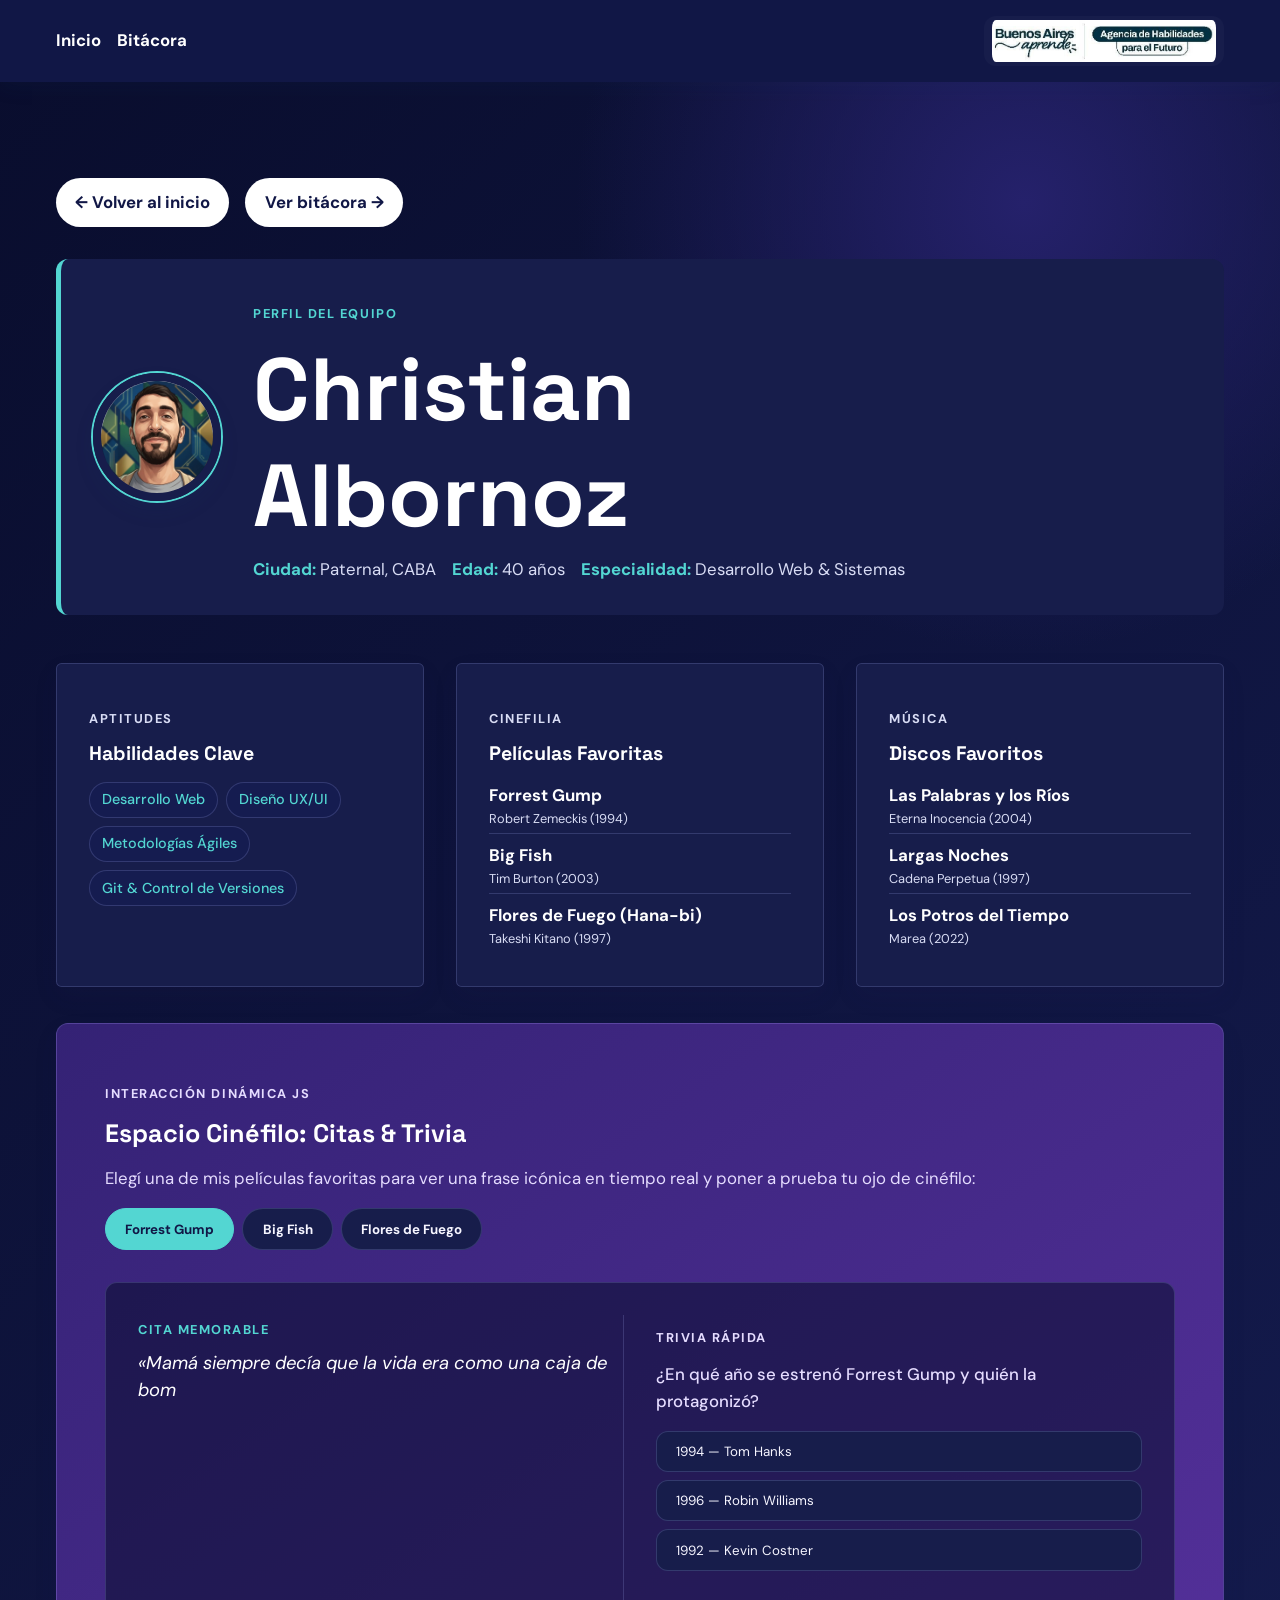
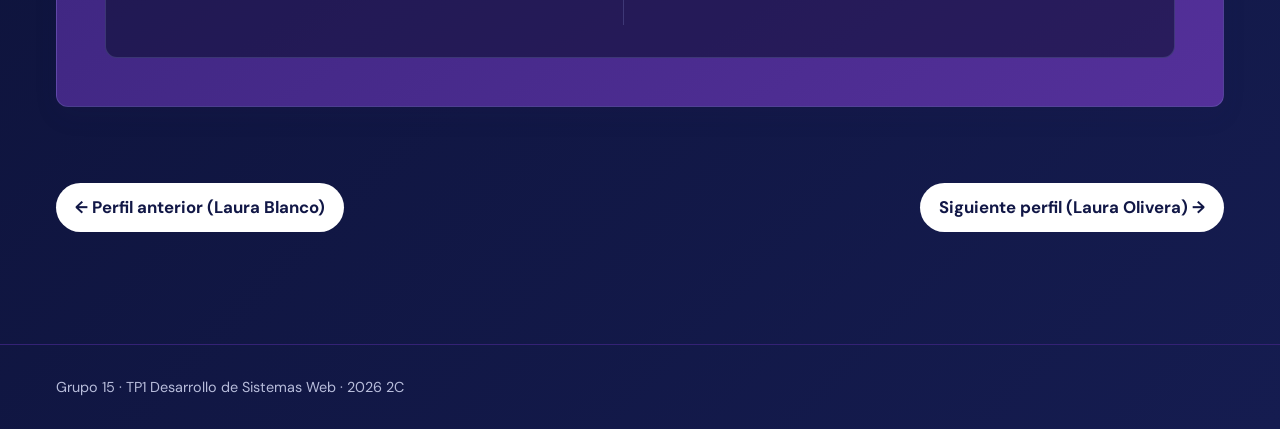
<file: christian-albornoz.html>
<!DOCTYPE html>
<html lang="es">

<head>
    <meta charset="UTF-8">
    <meta name="viewport" content="width=device-width, initial-scale=1.0">
    <title>Christian Albornoz — Grupo 15</title>
    <link rel="icon" href="img/favicon.svg" type="image/svg+xml">
    <link rel="icon" href="favicon.ico" sizes="48x48">
    <link rel="apple-touch-icon" href="img/apple-touch-icon.png">
    <link rel="preconnect" href="https://fonts.googleapis.com">
    <link rel="preconnect" href="https://fonts.gstatic.com" crossorigin>
    <link rel="stylesheet"
        href="https://fonts.googleapis.com/css2?family=DM+Sans:wght@400;500;700&family=Space+Grotesk:wght@500;600;700&display=swap">
    <link rel="stylesheet" href="css/base.css">
    <link rel="stylesheet" href="css/nav.css">
    <link rel="stylesheet" href="css/perfil.css">
</head>

<body>
    <header class="site-header">
        <div class="container">
            <nav class="site-nav" aria-label="Navegación principal">
                <ul>
                    <li><a href="index.html">Inicio</a></li>
                    <li><a href="bitacora.html">Bitácora</a></li>
                </ul>
            </nav>
            <img class="site-logo" width="597" height="111" src="img/logo-agencia.png.jpg"
                alt="Buenos Aires Aprende y Agencia de Habilidades para el Futuro">
        </div>
    </header>

    <main class="site-main">
        <div class="container">

            <!-- Barra de navegación interna (sin depender del navegador) -->
            <nav class="profile-nav-bar" aria-label="Navegación de retorno">
                <a href="index.html" class="hero-button hero-button--light"><span class="icon" aria-hidden="true">←</span> Volver al inicio</a>
                <a href="bitacora.html" class="hero-button hero-button--light">Ver bitácora <span class="icon" aria-hidden="true">→</span></a>
            </nav>

            <!-- Introducción y Datos Personales -->
            <section class="profile-intro profile-header-card">
                <div class="profile-avatar-container">
                    <!-- Si no tenés foto aún, se visualizan las iniciales con el estilo profile-photo de base.css -->
                    <img class="profile-photo" width="1024" height="1024" src="img/perfiles/perfil-christian-albornoz.jpg"
                        alt="Avatar de Christian Albornoz">
                </div>
                <div class="profile-main-info">
                    <p class="eyebrow">Perfil del equipo</p>
                    <h1>Christian Albornoz</h1>
                    <ul class="profile-meta">
                        <li><strong>Ciudad:</strong> Paternal, CABA</li>
                        <li><strong>Edad:</strong> 40 años</li>
                        <li><strong>Especialidad:</strong> Desarrollo Web & Sistemas</li>
                    </ul>
                </div>
            </section>

            <!-- Grilla de Habilidades, Películas y Discos -->
            <section class="profile-details-grid" aria-label="Información del perfil">

                <!-- Habilidades -->
                <article class="service-card">
                    <p class="eyebrow">Aptitudes</p>
                    <h3>Habilidades Clave</h3>
                    <ul class="tags-list">
                        <li>Desarrollo Web</li>
                        <li>Diseño UX/UI</li>
                        <li>Metodologías Ágiles</li>
                        <li>Git & Control de Versiones</li>
                    </ul>
                </article>

                <!-- Películas Favoritas -->
                <article class="service-card">
                    <p class="eyebrow">Cinefilia</p>
                    <h3>Películas Favoritas</h3>
                    <ul class="styled-item-list">
                        <li>
                            <strong>Forrest Gump</strong>
                            <span>Robert Zemeckis (1994)</span>
                        </li>
                        <li>
                            <strong>Big Fish</strong>
                            <span>Tim Burton (2003)</span>
                        </li>
                        <li>
                            <strong>Flores de Fuego (Hana-bi)</strong>
                            <span>Takeshi Kitano (1997)</span>
                        </li>
                    </ul>
                </article>

                <!-- Discos Favoritos -->
                <article class="service-card">
                    <p class="eyebrow">Música</p>
                    <h3>Discos Favoritos</h3>
                    <ul class="styled-item-list">
                        <li>
                            <strong>Las Palabras y los Ríos</strong>
                            <span>Eterna Inocencia (2004)</span>
                        </li>
                        <li>
                            <strong>Largas Noches</strong>
                            <span>Cadena Perpetua (1997)</span>
                        </li>
                        <li>
                            <strong>Los Potros del Tiempo</strong>
                            <span>Marea (2022)</span>
                        </li>
                    </ul>
                </article>

            </section>

            <!-- Sección Dinámica JavaScript: Espacio Cinéfilo -->
            <section class="service-card service-card--featured cinema-section" aria-labelledby="cinema-title">
                <div class="cinema-heading">
                    <p class="eyebrow">Interacción Dinámica JS</p>
                    <h2 id="cinema-title">Espacio Cinéfilo: Citas & Trivia</h2>
                    <p>Elegí una de mis películas favoritas para ver una frase icónica en tiempo real y poner a prueba
                        tu ojo de cinéfilo:</p>
                </div>

                <div class="cinema-selector" role="group" aria-label="Películas disponibles">
                    <button type="button" class="cinema-btn is-active" data-movie="forrest">Forrest Gump</button>
                    <button type="button" class="cinema-btn" data-movie="bigfish">Big Fish</button>
                    <button type="button" class="cinema-btn" data-movie="hanabi">Flores de Fuego</button>
                </div>

                <div class="cinema-display-area">
                    <div class="quote-container">
                        <span class="eyebrow">Cita memorable</span>
                        <blockquote id="cinema-quote" class="animated-quote" aria-live="polite"></blockquote>
                    </div>

                    <div class="trivia-container">
                        <p class="eyebrow">Trivia rápida</p>
                        <p id="trivia-question" class="trivia-prompt"></p>
                        <div id="trivia-options" class="trivia-actions"></div>
                        <p id="trivia-feedback" class="trivia-result" aria-live="polite"></p>
                        <!-- Botón de Reinicio -->
                        <button type="button" id="trivia-reset-btn" class="hero-button hero-button--light" hidden>Volver a intentar</button>
                    </div>
                </div>
            </section>

            <!-- Navegación entre miembros del equipo -->
            <nav class="profile-pagination" aria-label="Navegación entre compañeros">
                <a href="laura-blanco.html" class="hero-button hero-button--light"><span class="icon" aria-hidden="true">←</span> Perfil anterior (Laura Blanco)</a>
                <a href="laura-olivera.html" class="hero-button hero-button--light">Siguiente perfil (Laura Olivera)
                    <span class="icon" aria-hidden="true">→</span></a>
            </nav>

        </div>
    </main>

    <footer class="site-footer">
        <div class="container">
            <p>Grupo 15 · TP1 Desarrollo de Sistemas Web · 2026 2C</p>
        </div>
    </footer>

    <script src="js/perfil-christian.js" defer></script>
</body>

</html>
</file>
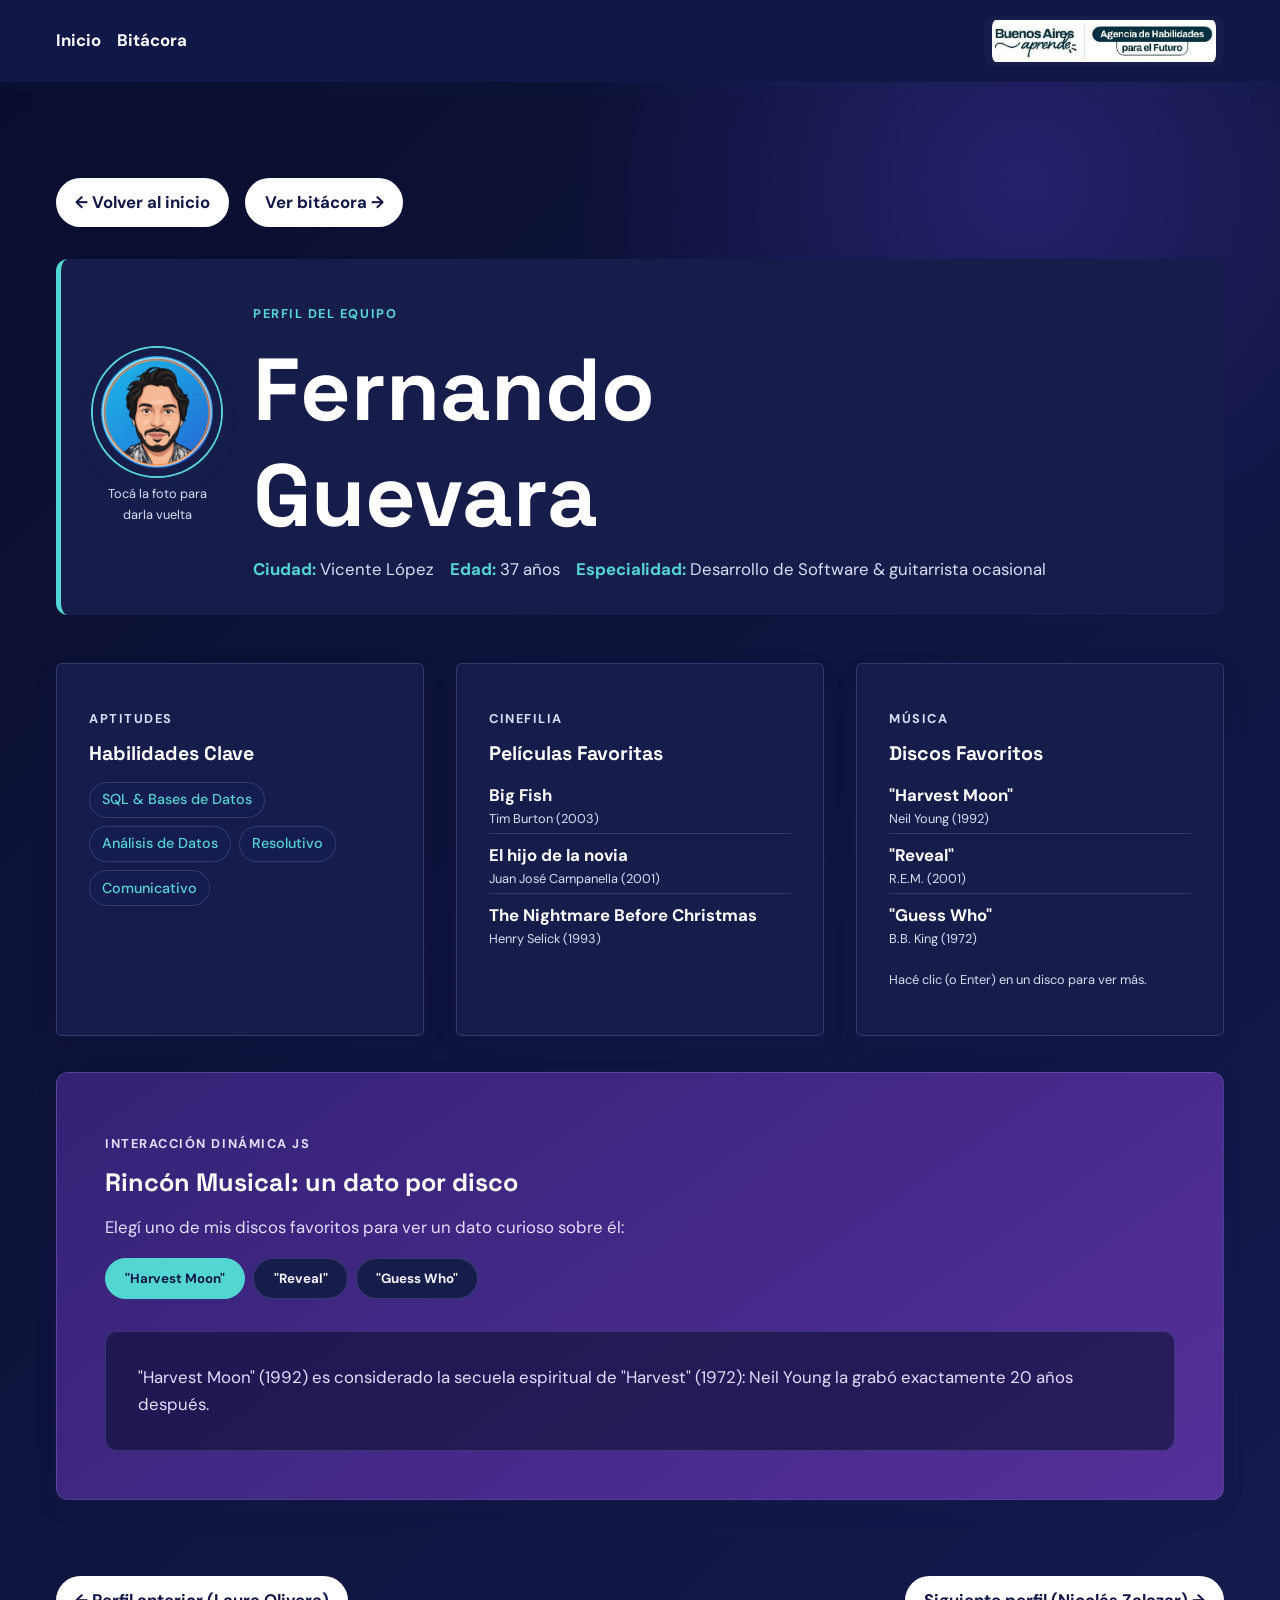
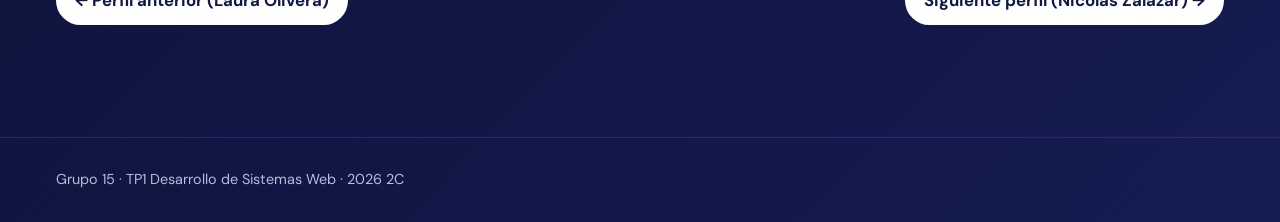
<file: fernando-guevara.html>
<!DOCTYPE html>
<html lang="es">
<head>
  <meta charset="UTF-8">
  <meta name="viewport" content="width=device-width, initial-scale=1.0">
  <title>Fernando Guevara — Grupo 15</title>
  <link rel="icon" href="img/favicon.svg" type="image/svg+xml">
  <link rel="icon" href="favicon.ico" sizes="48x48">
  <link rel="apple-touch-icon" href="img/apple-touch-icon.png">
  <link rel="preconnect" href="https://fonts.googleapis.com">
  <link rel="preconnect" href="https://fonts.gstatic.com" crossorigin>
  <link rel="stylesheet" href="https://fonts.googleapis.com/css2?family=DM+Sans:wght@400;500;700&family=Space+Grotesk:wght@500;600;700&display=swap">
  <link rel="stylesheet" href="css/base.css">
  <link rel="stylesheet" href="css/nav.css">
  <link rel="stylesheet" href="css/perfil.css">
</head>
<body>
  <header class="site-header">
    <div class="container">
      <nav class="site-nav" aria-label="Navegación principal">
        <ul>
          <li><a href="index.html">Inicio</a></li>
          <li><a href="bitacora.html">Bitácora</a></li>
        </ul>
      </nav>
      <img class="site-logo" width="597" height="111" src="img/logo-agencia.png.jpg" alt="Buenos Aires Aprende y Agencia de Habilidades para el Futuro">
    </div>
  </header>

 <main class="site-main">
  <div class="container">

    <nav class="profile-nav-bar" aria-label="Navegación de retorno">
      <a href="index.html" class="hero-button hero-button--light"><span class="icon" aria-hidden="true">←</span> Volver al inicio</a>
      <a href="bitacora.html" class="hero-button hero-button--light">Ver bitácora <span class="icon" aria-hidden="true">→</span></a>
    </nav>

    <section class="profile-intro profile-header-card">
            <div class="profile-avatar-container profile-avatar-container--hint">
        <img class="profile-photo" width="1024" height="1024" src="img/perfiles/perfil-fernando.jpeg" alt="Foto de Fernando Guevara">
        <p class="profile-photo-hint">Tocá la foto para darla vuelta</p>
      </div>
      <div class="profile-main-info">
        <p class="eyebrow">Perfil del equipo</p>
        <h1>Fernando Guevara</h1>
        <ul class="profile-meta">
          <li><strong>Ciudad:</strong> Vicente López</li>
          <li><strong>Edad:</strong> 37 años</li>
          <li><strong>Especialidad:</strong> Desarrollo de Software & guitarrista ocasional</li>
        </ul>
      </div>
    </section>

    <section class="profile-details-grid" aria-label="Información del perfil">
      <article class="service-card">
        <p class="eyebrow">Aptitudes</p>
        <h3>Habilidades Clave</h3>
        <ul class="tags-list">
          <li>SQL & Bases de Datos</li>
          <li>Análisis de Datos</li>
          <li>Resolutivo</li>
          <li>Comunicativo</li>
        </ul>
      </article>

      <article class="service-card">
        <p class="eyebrow">Cinefilia</p>
        <h3>Películas Favoritas</h3>
        <ul class="styled-item-list">
          <li><strong>Big Fish</strong><span>Tim Burton (2003)</span></li>
          <li><strong>El hijo de la novia</strong><span>Juan José Campanella (2001)</span></li>
          <li><strong>The Nightmare Before Christmas</strong><span>Henry Selick (1993)</span></li>
        </ul>
      </article>

      <article class="service-card">
        <p class="eyebrow">Música</p>
        <h3>Discos Favoritos</h3>
        <ul class="discos-list styled-item-list">
          <li><strong>"Harvest Moon"</strong><span>Neil Young (1992)</span><span class="disco-extra"> — Mi disco preferido indiscutido</span></li>
          <li><strong>"Reveal"</strong><span>R.E.M. (2001)</span><span class="disco-extra"> — Nostalgia de la adolescencia</span></li>
          <li><strong>"Guess Who"</strong><span>B.B. King (1972)</span><span class="disco-extra"> — Disco infravalorado del gran rey <span class="icon" aria-hidden="true">🎸</span></span></li>
        </ul>
        <p class="discos-hint">Hacé clic (o Enter) en un disco para ver más.</p>
      </article>
    </section>

    <section class="service-card service-card--featured music-section" aria-labelledby="music-title">
      <div class="music-heading">
        <p class="eyebrow">Interacción Dinámica JS</p>
        <h2 id="music-title">Rincón Musical: un dato por disco</h2>
        <p>Elegí uno de mis discos favoritos para ver un dato curioso sobre él:</p>
      </div>

      <div class="music-selector" role="group" aria-label="Discos disponibles">
        <button type="button" class="music-btn is-active" data-disco="harvest" aria-pressed="true">"Harvest Moon"</button>
        <button type="button" class="music-btn" data-disco="reveal" aria-pressed="false">"Reveal"</button>
        <button type="button" class="music-btn" data-disco="guesswho" aria-pressed="false">"Guess Who"</button>
      </div>

      <div class="music-display-area">
        <p id="music-fact" class="music-fact" aria-live="polite"></p>
      </div>
    </section>

    <nav class="profile-pagination" aria-label="Navegación entre compañeros">
      <a href="laura-olivera.html" class="hero-button hero-button--light"><span class="icon" aria-hidden="true">←</span> Perfil anterior (Laura Olivera)</a>
      <a href="nicolas-zalazar.html" class="hero-button hero-button--light">Siguiente perfil (Nicolás Zalazar) <span class="icon" aria-hidden="true">→</span></a>
    </nav>

  </div>
</main>

<footer class="site-footer">
  <div class="container">
    <p>Grupo 15 · TP1 Desarrollo de Sistemas Web · 2026 2C</p>
  </div>
</footer>

<script src="js/perfil-fer.js" defer></script>
</body>
</html>
</file>
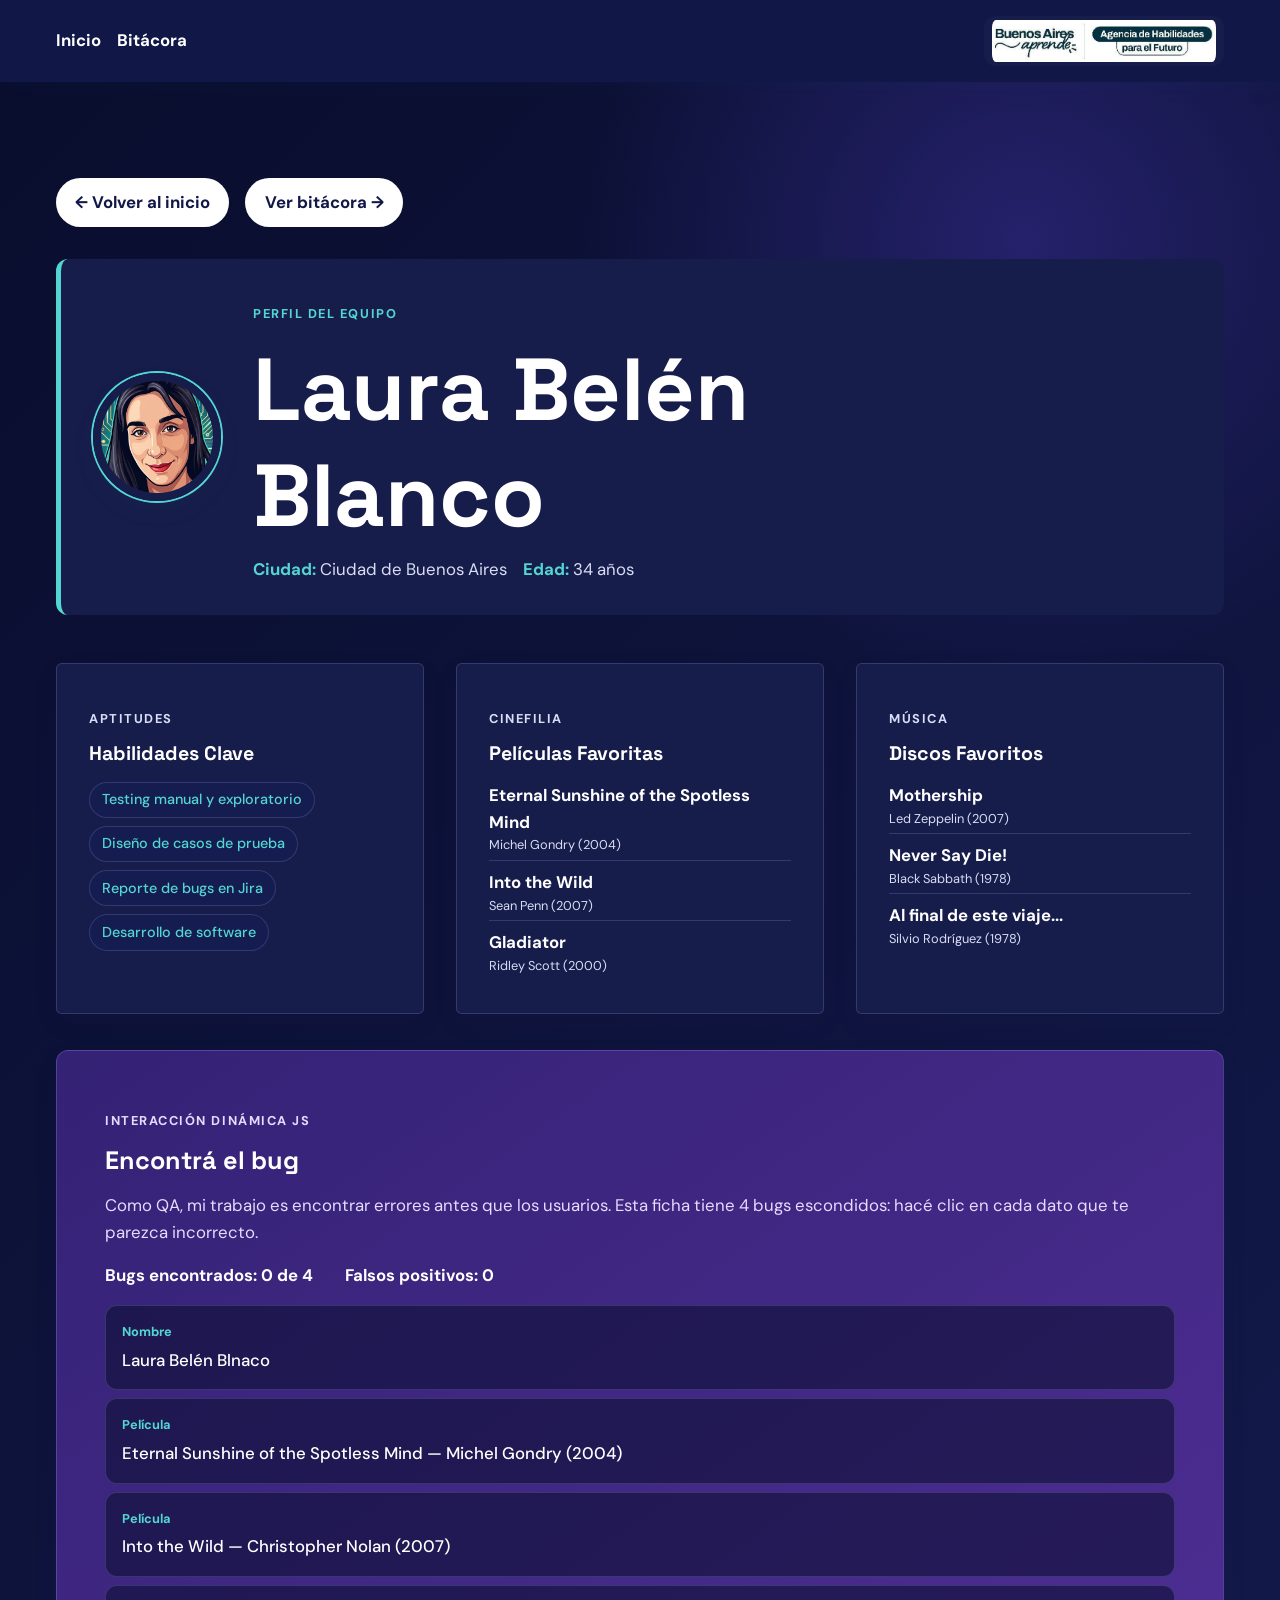
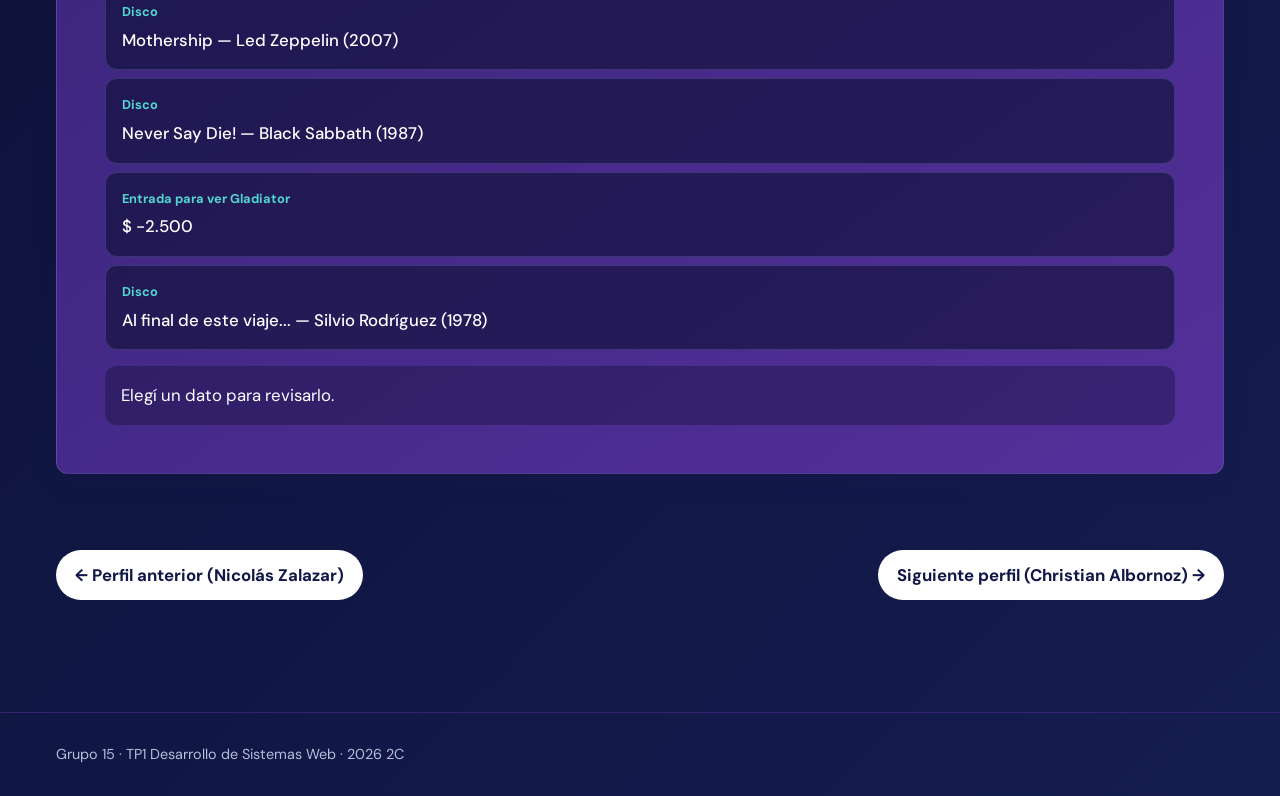
<file: laura-blanco.html>
<!DOCTYPE html>
<html lang="es">

<head>
    <meta charset="UTF-8">
    <meta name="viewport" content="width=device-width, initial-scale=1.0">
    <title>Laura Belén Blanco — Grupo 15</title>
    <link rel="icon" href="img/favicon.svg" type="image/svg+xml">
    <link rel="icon" href="favicon.ico" sizes="48x48">
    <link rel="apple-touch-icon" href="img/apple-touch-icon.png">
    <link rel="preconnect" href="https://fonts.googleapis.com">
    <link rel="preconnect" href="https://fonts.gstatic.com" crossorigin>
    <link rel="stylesheet"
        href="https://fonts.googleapis.com/css2?family=DM+Sans:wght@400;500;700&family=Space+Grotesk:wght@500;600;700&display=swap">
    <link rel="stylesheet" href="css/base.css">
    <link rel="stylesheet" href="css/nav.css">
    <link rel="stylesheet" href="css/perfil.css">
</head>

<body>
    <header class="site-header">
        <div class="container">
            <nav class="site-nav" aria-label="Navegación principal">
                <ul>
                    <li><a href="index.html">Inicio</a></li>
                    <li><a href="bitacora.html">Bitácora</a></li>
                </ul>
            </nav>
            <img class="site-logo" width="597" height="111" src="img/logo-agencia.png.jpg"
                alt="Buenos Aires Aprende y Agencia de Habilidades para el Futuro">
        </div>
    </header>

    <main class="site-main">
        <div class="container">

            <!-- Barra de navegación interna -->
            <nav class="profile-nav-bar" aria-label="Navegación de retorno">
                <a href="index.html" class="hero-button hero-button--light"><span class="icon" aria-hidden="true">←</span> Volver al inicio</a>
                <a href="bitacora.html" class="hero-button hero-button--light">Ver bitácora <span class="icon" aria-hidden="true">→</span></a>
            </nav>

            <!-- Introducción y datos personales -->
            <section class="profile-intro profile-header-card">
                <div class="profile-avatar-container">
                    <!-- Avatar provisorio con iniciales: se reemplaza por la foto más adelante -->
                    <img class="profile-photo" width="400" height="400" src="img/perfiles/perfil-laura-blanco.jpg" alt="Avatar de Laura Belén Blanco">
                </div>
                <div class="profile-main-info">
                    <p class="eyebrow">Perfil del equipo</p>
                    <h1>Laura Belén Blanco</h1>
                    <ul class="profile-meta">
                        <li><strong>Ciudad:</strong> Ciudad de Buenos Aires</li>
                        <li><strong>Edad:</strong> 34 años</li>
                    </ul>
                </div>
            </section>

            <!-- Grilla de habilidades, películas y discos -->
            <section class="profile-details-grid" aria-label="Información del perfil">

                <!-- Habilidades -->
                <article class="service-card">
                    <p class="eyebrow">Aptitudes</p>
                    <h3>Habilidades Clave</h3>
                    <ul class="tags-list">
                        <li>Testing manual y exploratorio</li>
                        <li>Diseño de casos de prueba</li>
                        <li>Reporte de bugs en Jira</li>
                        <li>Desarrollo de software</li>
                    </ul>
                </article>

                <!-- Películas favoritas -->
                <article class="service-card">
                    <p class="eyebrow">Cinefilia</p>
                    <h3>Películas Favoritas</h3>
                    <ul class="styled-item-list">
                        <li>
                            <strong>Eternal Sunshine of the Spotless Mind</strong>
                            <span>Michel Gondry (2004)</span>
                        </li>
                        <li>
                            <strong>Into the Wild</strong>
                            <span>Sean Penn (2007)</span>
                        </li>
                        <li>
                            <strong>Gladiator</strong>
                            <span>Ridley Scott (2000)</span>
                        </li>
                    </ul>
                </article>

                <!-- Discos favoritos -->
                <article class="service-card">
                    <p class="eyebrow">Música</p>
                    <h3>Discos Favoritos</h3>
                    <ul class="styled-item-list">
                        <li>
                            <strong>Mothership</strong>
                            <span>Led Zeppelin (2007)</span>
                        </li>
                        <li>
                            <strong>Never Say Die!</strong>
                            <span>Black Sabbath (1978)</span>
                        </li>
                        <li>
                            <strong>Al final de este viaje...</strong>
                            <span>Silvio Rodríguez (1978)</span>
                        </li>
                    </ul>
                </article>

            </section>

            <!-- Sección dinámica JavaScript: Encontrá el bug -->
            <section class="service-card service-card--featured bug-hunt" aria-labelledby="bug-hunt-title">
                <div class="bug-hunt-heading">
                    <p class="eyebrow">Interacción Dinámica JS</p>
                    <h2 id="bug-hunt-title">Encontrá el bug</h2>
                    <p>Como QA, mi trabajo es encontrar errores antes que los usuarios. Esta ficha tiene
                        4 bugs escondidos: hacé clic en cada dato que te parezca incorrecto.</p>
                </div>

                <div class="bug-hunt-status">
                    <span id="bug-count">Bugs encontrados: 0 de 4</span>
                    <span id="bug-false">Falsos positivos: 0</span>
                </div>

                <ul id="bug-sheet" class="bug-sheet" aria-label="Ficha a revisar"></ul>

                <p id="bug-feedback" class="bug-feedback" aria-live="polite">Elegí un dato para revisarlo.</p>

                <button type="button" id="bug-restart" class="hero-button hero-button--light" hidden>Volver a intentar</button>
            </section>

            <!-- Navegación entre integrantes -->
            <nav class="profile-pagination" aria-label="Navegación entre compañeros">
                <a href="nicolas-zalazar.html" class="hero-button hero-button--light"><span class="icon" aria-hidden="true">←</span> Perfil anterior (Nicolás Zalazar)</a>
                <a href="christian-albornoz.html" class="hero-button hero-button--light">Siguiente perfil (Christian Albornoz) <span class="icon" aria-hidden="true">→</span></a>
            </nav>

        </div>
    </main>

    <footer class="site-footer">
        <div class="container">
            <p>Grupo 15 · TP1 Desarrollo de Sistemas Web · 2026 2C</p>
        </div>
    </footer>

    <script src="js/perfil-laura-blanco.js" defer></script>
</body>

</html>
</file>
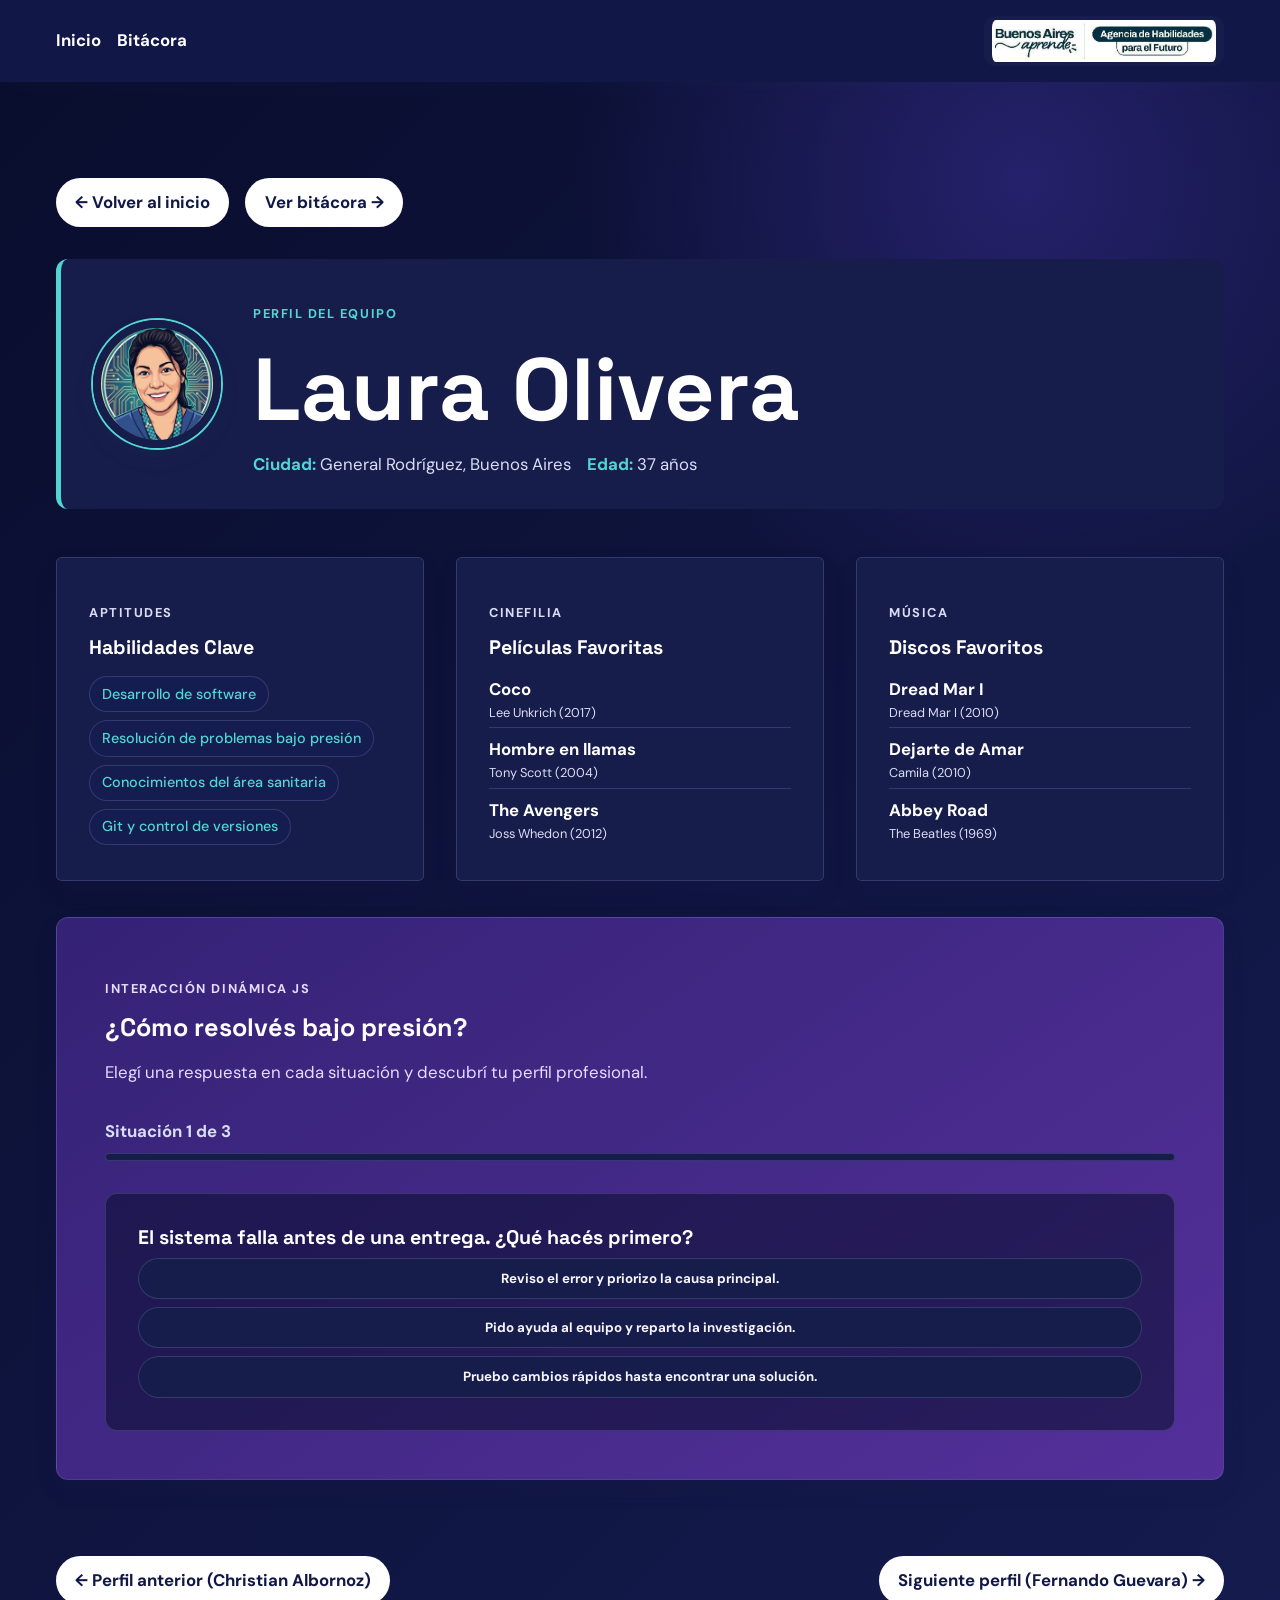
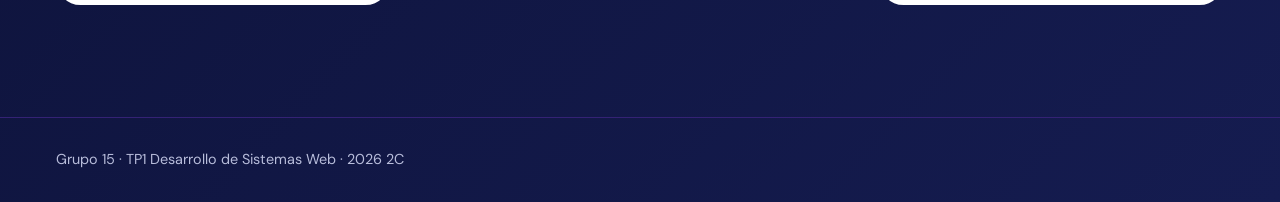
<file: laura-olivera.html>
<!DOCTYPE html>
<html lang="es">

<head>
	<meta charset="UTF-8">
	<meta name="viewport" content="width=device-width, initial-scale=1.0">
	<title>Laura Olivera — Grupo 15</title>
	<link rel="icon" href="img/favicon.svg" type="image/svg+xml">
	<link rel="icon" href="favicon.ico" sizes="48x48">
	<link rel="apple-touch-icon" href="img/apple-touch-icon.png">
	<link rel="preconnect" href="https://fonts.googleapis.com">
	<link rel="preconnect" href="https://fonts.gstatic.com" crossorigin>
	<link rel="stylesheet"
		href="https://fonts.googleapis.com/css2?family=DM+Sans:wght@400;500;700&family=Space+Grotesk:wght@500;600;700&display=swap">
	<link rel="stylesheet" href="css/base.css">
	<link rel="stylesheet" href="css/nav.css">
	<link rel="stylesheet" href="css/perfil.css">
</head>

<body>
	<header class="site-header">
		<div class="container">
			<nav class="site-nav" aria-label="Navegación principal">
				<ul>
					<li><a href="index.html">Inicio</a></li>
					<li><a href="bitacora.html">Bitácora</a></li>
				</ul>
			</nav>
			<img class="site-logo" width="597" height="111" src="img/logo-agencia.png.jpg"
				alt="Buenos Aires Aprende y Agencia de Habilidades para el Futuro">
		</div>
	</header>

	<main class="site-main">
		<div class="container">
			<nav class="profile-nav-bar" aria-label="Navegación de retorno">
				<a href="index.html" class="hero-button hero-button--light"><span class="icon" aria-hidden="true">←</span> Volver al inicio</a>
				<a href="bitacora.html" class="hero-button hero-button--light">Ver bitácora <span class="icon" aria-hidden="true">→</span></a>
			</nav>

			<section class="profile-intro profile-header-card">
				<div class="profile-avatar-container">
					<img class="profile-photo" width="992" height="1083" src="img/perfiles/perfil-olivera.jpeg" alt="Foto de perfil de Laura Olivera">
				</div>
				<div class="profile-main-info">
					<p class="eyebrow">Perfil del equipo</p>
					<h1>Laura Olivera</h1>
					<ul class="profile-meta">
						<li><strong>Ciudad:</strong> General Rodríguez, Buenos Aires</li>
						<li><strong>Edad:</strong> 37 años</li>
					</ul>
				</div>
			</section>

			<section class="profile-details-grid" aria-label="Información del perfil">
				<article class="service-card">
					<p class="eyebrow">Aptitudes</p>
					<h3>Habilidades Clave</h3>
					<ul class="tags-list">
						<li>Desarrollo de software</li>
						<li>Resolución de problemas bajo presión</li>
						<li>Conocimientos del área sanitaria</li>
						<li>Git y control de versiones</li>
					</ul>
				</article>

				<article class="service-card">
					<p class="eyebrow">Cinefilia</p>
					<h3>Películas Favoritas</h3>
					<ul class="styled-item-list">
						<li><strong>Coco</strong><span>Lee Unkrich (2017)</span></li>
						<li><strong>Hombre en llamas</strong><span>Tony Scott (2004)</span></li>
						<li><strong>The Avengers</strong><span>Joss Whedon (2012)</span></li>
					</ul>
				</article>

				<article class="service-card">
					<p class="eyebrow">Música</p>
					<h3>Discos Favoritos</h3>
					<ul class="styled-item-list">
						<li><strong>Dread Mar I</strong><span>Dread Mar I (2010)</span></li>
						<li><strong>Dejarte de Amar</strong><span>Camila (2010)</span></li>
						<li><strong>Abbey Road</strong><span>The Beatles (1969)</span></li>
					</ul>
				</article>
			</section>

			<section class="service-card service-card--featured pressure-test" aria-labelledby="pressure-test-title">
				<div class="pressure-test-heading">
					<p class="eyebrow">Interacción Dinámica JS</p>
					<h2 id="pressure-test-title">¿Cómo resolvés bajo presión?</h2>
					<p>Elegí una respuesta en cada situación y descubrí tu perfil profesional.</p>
				</div>
				<div class="test-progress" aria-live="polite">
					<span id="test-progress-label">Situación 1 de 3</span>
					<div class="progress-track test-progress-track"><span id="test-progress-bar" class="progress-fill"></span></div>
				</div>
				<div class="test-question" aria-live="polite">
					<h3 id="test-question-title"></h3>
					<div id="test-options" class="test-options"></div>
				</div>
				<div id="test-result" class="test-result" hidden></div>
				<button type="button" id="test-restart" class="hero-button hero-button--light" hidden>Volver a intentar</button>
			</section>

			<nav class="profile-pagination" aria-label="Navegación entre compañeros">
				<a href="christian-albornoz.html" class="hero-button hero-button--light"><span class="icon" aria-hidden="true">←</span> Perfil anterior (Christian Albornoz)</a>
				<a href="fernando-guevara.html" class="hero-button hero-button--light">Siguiente perfil (Fernando Guevara) <span class="icon" aria-hidden="true">→</span></a>
			</nav>
		</div>
	</main>

	<footer class="site-footer">
		<div class="container">
			<p>Grupo 15 · TP1 Desarrollo de Sistemas Web · 2026 2C</p>
		</div>
	</footer>

	<script src="js/perfil-laura-olivera.js" defer></script>
</body>

</html>
</file>
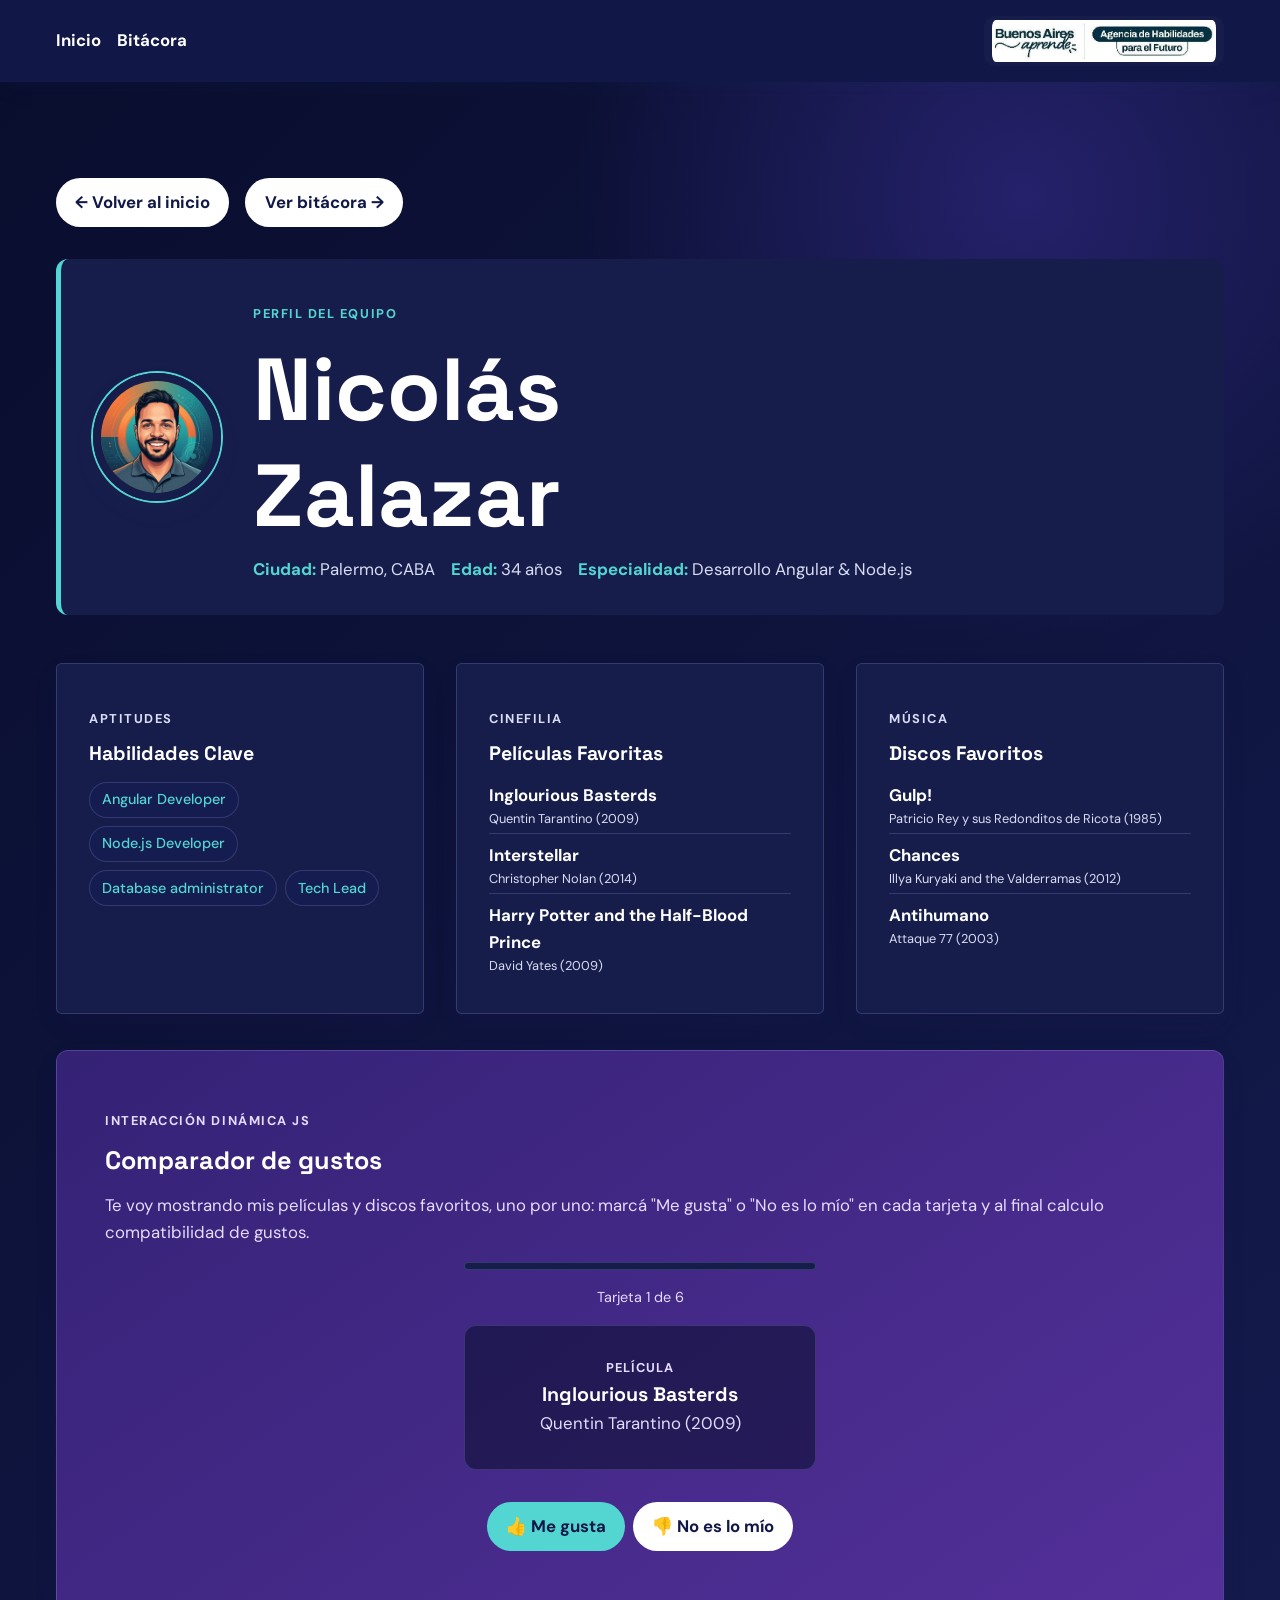
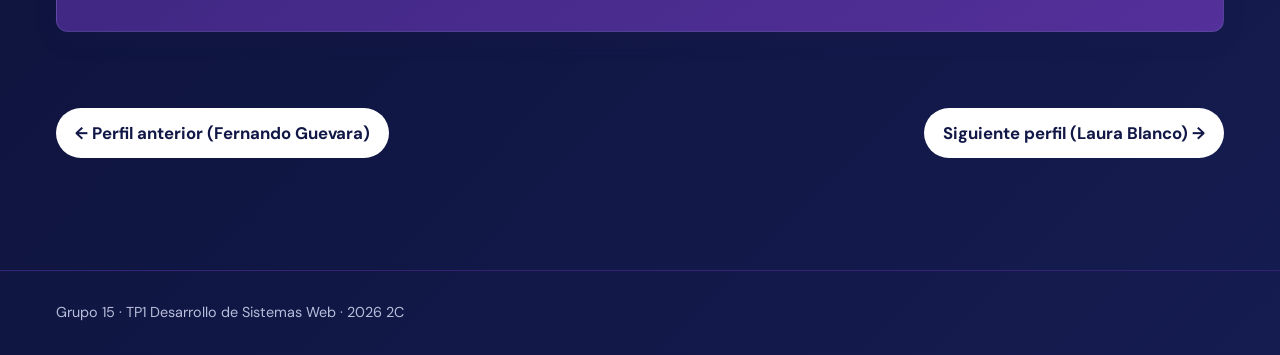
<file: nicolas-zalazar.html>
<!DOCTYPE html>
<html lang="es">

<head>
    <meta charset="UTF-8">
    <meta name="viewport" content="width=device-width, initial-scale=1.0">
    <title>Nicolás Zalazar — Grupo 15</title>
    <link rel="icon" href="img/favicon.svg" type="image/svg+xml">
    <link rel="icon" href="favicon.ico" sizes="48x48">
    <link rel="apple-touch-icon" href="img/apple-touch-icon.png">
    <link rel="preconnect" href="https://fonts.googleapis.com">
    <link rel="preconnect" href="https://fonts.gstatic.com" crossorigin>
    <link rel="stylesheet"
        href="https://fonts.googleapis.com/css2?family=DM+Sans:wght@400;500;700&family=Space+Grotesk:wght@500;600;700&display=swap">
    <link rel="stylesheet" href="css/base.css">
    <link rel="stylesheet" href="css/nav.css">
    <link rel="stylesheet" href="css/perfil.css">
</head>

<body>
    <header class="site-header">
        <div class="container">
            <nav class="site-nav" aria-label="Navegación principal">
                <ul>
                    <li><a href="index.html">Inicio</a></li>
                    <li><a href="bitacora.html">Bitácora</a></li>
                </ul>
            </nav>
            <img class="site-logo" width="597" height="111" src="img/logo-agencia.png.jpg"
                alt="Buenos Aires Aprende y Agencia de Habilidades para el Futuro">
        </div>
    </header>

    <main class="site-main">
        <div class="container">

            <!-- Barra de navegación interna (sin depender del navegador) -->
            <nav class="profile-nav-bar" aria-label="Navegación de retorno">
                <a href="index.html" class="hero-button hero-button--light"><span class="icon" aria-hidden="true">←</span> Volver al inicio</a>
                <a href="bitacora.html" class="hero-button hero-button--light">Ver bitácora <span class="icon" aria-hidden="true">→</span></a>
            </nav>

            <!-- Introducción y Datos Personales -->
            <section class="profile-intro profile-header-card">
                <div class="profile-avatar-container">
                    <img class="profile-photo" width="1024" height="1024" src="img/perfiles/perfil-nicolas-zalazar.jpg" alt="Avatar de Nicolás Zalazar">
                </div>
                <div class="profile-main-info">
                    <p class="eyebrow">Perfil del equipo</p>
                    <h1>Nicolás Zalazar</h1>
                    <ul class="profile-meta">
                        <li><strong>Ciudad:</strong> Palermo, CABA</li>
                        <li><strong>Edad:</strong> 34 años</li>
                        <li><strong>Especialidad:</strong> Desarrollo Angular & Node.js</li>
                    </ul>
                </div>
            </section>

            <!-- Grilla de Habilidades, Películas y Discos -->
            <section class="profile-details-grid" aria-label="Información del perfil">

                <!-- Habilidades -->
                <article class="service-card">
                    <p class="eyebrow">Aptitudes</p>
                    <h3>Habilidades Clave</h3>
                    <ul class="tags-list">
                        <li>Angular Developer</li>
                        <li>Node.js Developer</li>
                        <li>Database administrator</li>
                        <li>Tech Lead</li>
                    </ul>
                </article>

                <!-- Películas Favoritas -->
                <article class="service-card">
                    <p class="eyebrow">Cinefilia</p>
                    <h3>Películas Favoritas</h3>
                    <ul class="styled-item-list">
                        <li>
                            <strong>Inglourious Basterds</strong>
                            <span>Quentin Tarantino (2009)</span>
                        </li>
                        <li>
                            <strong>Interstellar</strong>
                            <span>Christopher Nolan (2014)</span>
                        </li>
                        <li>
                            <strong>Harry Potter and the Half-Blood Prince</strong>
                            <span>David Yates (2009)</span>
                        </li>
                    </ul>
                </article>

                <!-- Discos Favoritos -->
                <article class="service-card">
                    <p class="eyebrow">Música</p>
                    <h3>Discos Favoritos</h3>
                    <ul class="styled-item-list">
                        <li>
                            <strong>Gulp!</strong>
                            <span>Patricio Rey y sus Redonditos de Ricota (1985)</span>
                        </li>
                        <li>
                            <strong>Chances</strong>
                            <span>Illya Kuryaki and the Valderramas (2012)</span>
                        </li>
                        <li>
                            <strong>Antihumano</strong>
                            <span>Attaque 77 (2003)</span>
                        </li>
                    </ul>
                </article>

            </section>

            <!-- Sección Dinámica JavaScript: Comparador de gustos -->
            <section class="service-card service-card--featured taste-section" aria-labelledby="taste-title">
                <div class="taste-heading">
                    <p class="eyebrow">Interacción Dinámica JS</p>
                    <h2 id="taste-title">Comparador de gustos</h2>
                    <p>Te voy mostrando mis películas y discos favoritos, uno por uno: marcá "Me gusta" o "No es lo mío" en cada tarjeta y al final calculo compatibilidad de gustos.</p>
                </div>

                <div id="taste-card-area" class="taste-card-area">
                    <div class="progress-track taste-deck-progress" role="img" aria-label="Progreso del mazo">
                        <div id="taste-deck-progress-fill" class="progress-fill"></div>
                    </div>
                    <p id="taste-progress" class="taste-progress" aria-live="polite">Tarjeta 1 de 6</p>
                    <article class="taste-card" aria-live="polite">
                        <p id="taste-card-type" class="taste-card-type">Película</p>
                        <h3 id="taste-card-title">Inglourious Basterds</h3>
                        <p id="taste-card-meta" class="taste-card-meta">Quentin Tarantino (2009)</p>
                    </article>
                    <div class="taste-card-actions">
                        <button type="button" id="taste-ok" class="hero-button"><span class="icon" aria-hidden="true">👍</span> Me gusta</button>
                        <button type="button" id="taste-no" class="hero-button hero-button--light"><span class="icon" aria-hidden="true">👎</span> No es lo mío</button>
                    </div>
                </div>

                <div id="taste-result-area" class="taste-result-area" hidden aria-live="polite">
                    <p id="taste-result-percentage" class="taste-result-percentage">0%</p>
                    <div class="progress-track taste-meter--compact" role="img" aria-label="Medidor de compatibilidad">
                        <div id="taste-meter-fill" class="progress-fill"></div>
                    </div>
                    <p id="taste-result" class="taste-result-message"></p>
                    <button type="button" id="taste-restart" class="hero-button hero-button--light">Volver a intentar</button>
                </div>
            </section>

            <!-- Navegación entre miembros del equipo -->
            <nav class="profile-pagination" aria-label="Navegación entre compañeros">
                <a href="fernando-guevara.html" class="hero-button hero-button--light"><span class="icon" aria-hidden="true">←</span> Perfil anterior (Fernando Guevara)</a>
                <a href="laura-blanco.html" class="hero-button hero-button--light">Siguiente perfil (Laura Blanco) <span class="icon" aria-hidden="true">→</span></a>
            </nav>

        </div>
    </main>

    <footer class="site-footer">
        <div class="container">
            <p>Grupo 15 · TP1 Desarrollo de Sistemas Web · 2026 2C</p>
        </div>
    </footer>

    <script src="js/perfil-nicolas.js" defer></script>
</body>

</html>
</file>
<file: css/base.css>
/* ==========================================================================
   base.css — sistema visual compartido del sitio
   --------------------------------------------------------------------------
   Orden del archivo:
     1. Tokens (:root)      5. Componentes de portada
     2. Reset y tipografía  6. Componentes compartidos (avatar, footer)
     3. Layout y utilidades 7. Bitácora
     4. Accesibilidad       8. Media queries (1200 / 900 / 400)
   ========================================================================== */

/* 1. TOKENS ================================================================ */

:root {
  /* Paleta base */
  --color-primary: #111746;
  --color-secondary: #342275;
  --color-accent: #53d6d2;
  --color-bg: #090d2d;
  --color-bg-alt: #151c50;
  --color-bg-glow: #25216b;
  --color-surface: #171d4b;
  --color-text: #f6f5ff;
  --color-text-muted: #b8bddb;
  --color-hero-start: #151e5c;
  --color-hero-mid: #29256f;
  --color-hero-end: #4b267f;
  --color-hero-soft: #d9ffff;
  --color-hero-overlay: rgb(255 255 255 / 18%);
  --color-feature: #53d6d2;
  --color-feature-soft: #9eece7;
  --color-featured-text: #e5dcff;
  --color-shadow: rgb(20 20 80 / 25%);
  --color-card-shadow: rgb(23 63 95 / 10%);
  --color-service-shadow: rgb(36 20 95 / 8%);
  --color-journal: #111746;
  --color-journal-soft: #d9ffff;
  --color-journal-end: #29256f;
  --color-members-border: rgb(83 214 210 / 18%);
  --color-members-shadow: rgb(4 7 35 / 25%);
  --color-search-shadow: rgb(4 7 35 / 28%);
  --color-search-focus: rgb(83 214 210 / 25%);
  --color-on-dark: #ffffff;
  --color-muted-on-dark: #d9ddf5;
  --color-card-dark: #20265d;
  --color-input-bg: #f7f8ff;
  --color-input-text: #171a4b;
  --color-input-border: #6e5bd4;
  --color-section: rgb(23 29 75 / 88%);
  --color-card-border: rgb(137 145 210 / 25%);
  --color-featured-end: #54309a;
  --color-focus: #ffffff;
  --color-placeholder: #5f6380;
  --color-check: #9eece7;

  /* Superficies translúcidas sobre el fondo oscuro */
  --color-glass: rgb(9 13 45 / 55%);
  --color-glass-soft: rgb(9 13 45 / 35%);

  /* Feedback de las interacciones JS (acierto / error / bug encontrado) */
  --color-success: #53d6a4;
  --color-success-bg: #1b4d3e;
  --color-success-border: #53d6a4;
  --color-success-text: #d9ffea;
  --color-error: #ff8ca3;
  --color-error-bg: #501d2d;
  --color-error-border: #d65377;
  --color-error-text: #ffd9e2;
  --color-bug: #ff9f9f;

  /* Tipografía */
  --font-heading: "Space Grotesk", sans-serif;
  --font-body: "DM Sans", sans-serif;

  /* Escala tipográfica */
  --fs-xs: 0.8rem;
  --fs-sm: 0.9rem;
  --fs-base: 1.05rem;
  --fs-md: 1.15rem;
  --fs-lg: 1.25rem;
  --fs-xl: 2rem;
  --fs-2xl: 2.5rem;
  --fs-h1: clamp(2.5rem, 8vw, 5.5rem);
  --fs-h2: clamp(2rem, 4vw, 3rem);
  --fs-h3: clamp(1.8rem, 4vw, 2.6rem);
  --fs-hero: clamp(2.8rem, 7vw, 5.5rem);

  /* Espaciado y layout */
  --space-xs: 0.25rem;
  --space-sm: 0.5rem;
  --space-md: 1rem;
  --space-lg: 2rem;
  --space-xl: 3rem;
  --gutter: var(--space-md);
  --max-width: 1200px;
  /* Relleno de botones, opciones e input de búsqueda. Antes había seis
     valores casi iguales (0.6/0.65/0.7/0.75rem por 1/1.2/1.25rem). */
  --pad-control: 0.7rem 1.2rem;

  /* Radios */
  --radius-sm: 0.35rem;
  --radius: 0.75rem;
  --radius-pill: 2rem;
  --radius-circle: 50%;

  /* Sombras */
  --shadow-sm: 0 4px 20px var(--color-card-shadow);
  --shadow-md: 0 10px 25px var(--color-card-shadow);
  --shadow-lg: 0 20px 35px var(--color-shadow);

  /* Tamaños de componentes */
  --profile-photo-size: 8rem;
  --icon-size: 1em;
}

/* 2. RESET Y TIPOGRAFÍA ==================================================== */

*,
*::before,
*::after {
  box-sizing: border-box;
}

/* Cualquier display de una clase le gana al atributo hidden del navegador:
   pasó con .hero-button, .member-card, .bug-hunt y .taste-card-area. El
   !important es deliberado: hidden tiene que ganar siempre. */
[hidden] {
  display: none !important;
}

/* body en columna + .site-main flexible: mantiene el footer abajo sin depender
   de un alto fijo de header/footer, que cambia cuando el header se apila. */
body {
  margin: 0;
  min-height: 100vh;
  display: flex;
  flex-direction: column;
  font-family: var(--font-body);
  font-size: var(--fs-base);
  color: var(--color-text);
  background: radial-gradient(circle at 80% 10%, var(--color-bg-glow) 0, transparent 28rem), linear-gradient(135deg, var(--color-bg), var(--color-bg-alt));
  line-height: 1.6;
}

h1,
h2,
h3 {
  font-family: var(--font-heading);
  line-height: 1.2;
  margin: 0 0 var(--space-sm);
  /* Evita que una palabra larga desborde cuando el título llega a 5.5rem */
  overflow-wrap: break-word;
}

h1 {
  font-size: var(--fs-h1);
  max-width: 10ch;
  color: var(--color-on-dark);
}

a {
  color: var(--color-accent);
}

img {
  max-width: 100%;
  height: auto;
}

code {
  background: var(--color-glass);
  border-radius: var(--radius-sm);
  font-family: ui-monospace, "Cascadia Code", "Consolas", monospace;
  font-size: var(--fs-sm);
  padding: 0.1em 0.35em;
  /* Las rutas largas de la bitácora no deben desbordar en mobile */
  overflow-wrap: anywhere;
}

/* 3. LAYOUT Y UTILIDADES =================================================== */

.container {
  max-width: var(--max-width);
  margin: 0 auto;
  padding: 0 var(--gutter);
}

.site-main {
  flex: 1;
  padding: clamp(2rem, 7vw, 5rem) 0;
}

/* Glifos decorativos (flechas, emojis). Siempre con aria-hidden en el HTML:
   sin eso un lector de pantalla lee "flecha izquierda Volver al inicio". */
.icon {
  display: inline-block;
  font-size: var(--icon-size);
  font-style: normal;
  line-height: 1;
}

.skip-link {
  background: var(--color-on-dark);
  border-radius: 0 0 var(--radius) var(--radius);
  color: var(--color-input-text);
  left: var(--space-md);
  padding: var(--space-sm) var(--space-md);
  position: absolute;
  top: -5rem;
  z-index: 10;
}

.skip-link:focus {
  top: 0;
}

:focus-visible {
  outline: 3px solid var(--color-focus);
  outline-offset: 3px;
}

/* 5. COMPONENTES DE PORTADA ================================================ */

.hero {
  align-items: end;
  background: linear-gradient(125deg, var(--color-hero-start), var(--color-hero-mid) 70%, var(--color-hero-end));
  border-radius: var(--radius);
  color: var(--color-surface);
  display: grid;
  gap: var(--space-lg);
  grid-template-columns: minmax(0, 1.2fr) minmax(280px, 0.8fr);
  min-height: 28rem;
  overflow: hidden;
  padding: clamp(2rem, 6vw, 5rem);
  position: relative;
}

/* Círculos decorativos de 22rem con offsets negativos: los contiene el
   overflow: hidden de .hero. No quitar esa línea. */
.hero::before,
.hero::after {
  background: var(--color-hero-overlay);
  border-radius: var(--radius-circle);
  content: "";
  height: 22rem;
  position: absolute;
  width: 22rem;
}

.hero::before {
  left: -9rem;
  top: -11rem;
}

.hero::after {
  bottom: -14rem;
  right: -5rem;
}

.hero-copy,
.hero-preview {
  position: relative;
  z-index: 1;
}

.hero .eyebrow {
  color: var(--color-hero-soft);
}

.hero h1 {
  font-size: var(--fs-hero);
  margin-bottom: var(--space-md);
  color: var(--color-on-dark);
}

.hero-copy > p:not(.eyebrow) {
  max-width: 34rem;
  color: var(--color-muted-on-dark);
}

/* Se usa en enlaces <a> y en <button>: border, cursor y font anulan los
   estilos que el navegador le pone a <button> (Arial 13px, borde en relieve). */
.hero-button {
  background: var(--color-accent);
  border: 0;
  border-radius: var(--radius-pill);
  color: var(--color-primary);
  cursor: pointer;
  display: inline-block;
  /* font va antes de font-weight: el atajo resetea el peso */
  font: inherit;
  font-weight: 700;
  margin-top: var(--space-md);
  padding: var(--pad-control);
  text-decoration: none;
}

.hero-button--light {
  background: var(--color-on-dark);
  color: var(--color-primary);
}

/* El hover tiene que seguir siendo claro: el texto del botón es --color-primary (oscuro) */
.hero-button:hover,
.hero-button:focus-visible {
  background: var(--color-feature-soft);
  color: var(--color-primary);
}

.hero-preview {
  align-items: center;
  display: flex;
  justify-content: center;
  min-height: 17rem;
}

.preview-panel {
  background: var(--color-card-dark);
  box-shadow: var(--shadow-lg);
  color: var(--color-on-dark);
  padding: 2.5rem 2rem;
  transform: rotate(3deg);
  width: min(100%, 19rem);
}

.preview-panel span {
  color: var(--color-accent);
  font-size: var(--fs-xs);
  font-weight: 700;
  letter-spacing: 0.12em;
}

.preview-panel strong {
  color: var(--color-on-dark);
  display: block;
  font-family: var(--font-heading);
  font-size: var(--fs-xl);
  line-height: 1;
  margin-top: var(--space-lg);
}

.preview-dot {
  background: var(--color-feature);
  border-radius: var(--radius-circle);
  height: 4rem;
  position: absolute;
  width: 4rem;
}

.preview-dot-one { right: 9%; top: 5%; }
.preview-dot-two { bottom: 6%; left: 7%; height: 2rem; width: 2rem; }

/* Full-bleed dentro de .container: el margen negativo cancela exactamente el
   padding del contenedor. Ambos usan --gutter, así que siguen el breakpoint
   de 400px juntos. Si se cambia uno hay que cambiar el otro. */
.feature-section {
  background: var(--color-section);
  margin: 0 calc(var(--gutter) * -1);
  padding: clamp(3rem, 7vw, 5rem) var(--gutter);
  text-align: center;
}

.section-heading {
  margin-bottom: var(--space-xl);
  text-align: center;
}

.section-heading p {
  color: var(--color-muted-on-dark);
  margin: 0 auto;
  max-width: 42rem;
}

.feature-section h2 {
  color: var(--color-on-dark);
  font-size: var(--fs-h2);
}

.feature-grid {
  display: grid;
  gap: var(--space-lg);
  grid-template-columns: repeat(4, 1fr);
  margin: var(--space-xl) auto 0;
  max-width: 1000px;
}

.service-card {
  background: var(--color-surface);
  border: 1px solid var(--color-card-border);
  border-radius: var(--radius-sm);
  box-shadow: 0 10px 25px var(--color-service-shadow);
  padding: var(--space-lg);
  text-align: left;
}

.service-card h3,
.service-card p {
  color: var(--color-on-dark);
}

.service-card p {
  color: var(--color-muted-on-dark);
}

.service-card--featured {
  background: linear-gradient(145deg, var(--color-secondary), var(--color-featured-end));
  color: var(--color-surface);
  transform: translateY(-0.75rem);
}

.service-card--featured p {
  color: var(--color-featured-text);
}

.feature-grid article p {
  color: var(--color-muted-on-dark);
  margin: 0 auto;
  max-width: 13rem;
}

.feature-icon {
  align-items: center;
  background: var(--color-feature);
  border-radius: var(--radius-circle);
  color: var(--color-primary);
  display: inline-flex;
  font-family: var(--font-heading);
  font-weight: 700;
  height: 4.5rem;
  justify-content: center;
  margin-bottom: var(--space-md);
  width: 4.5rem;
}

.journal-banner {
  align-items: center;
  background: linear-gradient(120deg, var(--color-journal), var(--color-journal-end));
  color: var(--color-surface);
  display: flex;
  justify-content: space-between;
  margin: var(--space-xl) 0;
  padding: clamp(2rem, 5vw, 4rem);
}

.split-section {
  align-items: center;
  display: grid;
  gap: clamp(2rem, 6vw, 5rem);
  grid-template-columns: minmax(0, 1fr) minmax(0, 1fr);
  padding: clamp(3rem, 8vw, 6rem) 0;
}

.split-art {
  background: linear-gradient(145deg, var(--color-secondary), var(--color-primary));
  border-radius: 45% 45% var(--space-sm) var(--space-sm);
  color: var(--color-surface);
  min-height: 22rem;
  /* Contiene el círculo de 9rem del ::after, que se posiciona al 15% del borde */
  overflow: hidden;
  padding: var(--space-xl);
  position: relative;
}

.split-art::after {
  border: 2px solid var(--color-accent);
  border-radius: var(--radius-circle);
  content: "+";
  font-size: 5rem;
  height: 9rem;
  line-height: 8rem;
  position: absolute;
  right: 15%;
  text-align: center;
  top: 18%;
  width: 9rem;
}

.split-art strong {
  bottom: var(--space-lg);
  color: var(--color-on-dark);
  font-family: var(--font-heading);
  font-size: var(--fs-xl);
  left: var(--space-lg);
  position: absolute;
}

.journal-banner h2 {
  color: var(--color-on-dark);
}

.split-section h2 {
  color: var(--color-on-dark);
}

.split-section > div:last-child > p:not(.eyebrow),
.split-section li {
  color: var(--color-muted-on-dark);
}

.check-list {
  list-style: none;
  margin: var(--space-lg) 0;
  padding: 0;
}

.check-list li {
  margin-bottom: var(--space-sm);
}

.check-list li::before {
  color: var(--color-check);
  content: "✓";
  font-weight: 700;
  margin-right: var(--space-sm);
}

.journal-banner .eyebrow {
  color: var(--color-journal-soft);
}

.eyebrow {
  color: var(--color-accent);
  font-size: var(--fs-xs);
  font-weight: 700;
  letter-spacing: 0.12em;
  text-transform: uppercase;
}

.hero p {
  font-size: var(--fs-md);
  max-width: 48rem;
}

.members-section {
  background: linear-gradient(135deg, var(--color-card-dark), var(--color-surface));
  border: 1px solid var(--color-members-border);
  border-radius: var(--radius);
  box-shadow: 0 18px 35px var(--color-members-shadow);
  margin-top: clamp(3rem, 8vw, 6rem);
  padding: clamp(2rem, 5vw, 4rem);
  /* La grilla interna no debe empujar el ancho del contenedor */
  min-width: 0;
}

.members-toolbar {
  align-items: center;
  display: flex;
  flex-wrap: wrap;
  gap: var(--space-md);
  justify-content: space-between;
  margin-bottom: var(--space-lg);
}

.members-toolbar h2 {
  color: var(--color-on-dark);
  font-size: var(--fs-h3);
  margin-bottom: 0;
}

.members-toolbar .eyebrow {
  color: var(--color-accent);
  margin-bottom: var(--space-xs);
}

.members-toolbar h2,
.members-section h3 {
  color: var(--color-on-dark);
}

.members-section .eyebrow,
.members-section .empty-state,
.carousel-status {
  color: var(--color-muted-on-dark);
}

.member-search {
  background: var(--color-input-bg);
  border: 2px solid var(--color-input-border);
  border-radius: var(--radius-pill);
  box-shadow: 0 8px 22px var(--color-search-shadow);
  color: var(--color-input-text);
  font: inherit;
  min-width: min(100%, 18rem);
  padding: var(--pad-control);
}
.member-search::placeholder {
  color: var(--color-placeholder);
}
.member-search:focus {
  border-color: var(--color-accent);
  box-shadow: 0 0 0 4px var(--color-search-focus);
  outline: none;
}

/* Carrusel 3D. --carousel-depth es el translateZ de las tarjetas: separa las
   laterales de la activa. js/portada.js lo lee para armar el transform, así
   que el valor se ajusta por breakpoint acá y no en el JS. Con 220px fijos
   las tarjetas laterales se salían del viewport por debajo de ~500px. */
.member-carousel {
  --carousel-depth: 220px;
  overflow: hidden;
  height: 27rem;
  perspective: 1200px;
  width: 100%;
}

.member-grid {
  height: 100%;
  position: relative;
  transform-style: preserve-3d;
  transition: transform 700ms cubic-bezier(0.22, 1, 0.36, 1);
}

.member-card {
  background: var(--color-surface);
  border-top: 5px solid var(--color-accent);
  border-radius: var(--radius);
  box-shadow: var(--shadow-md);
  display: flex;
  flex-direction: column;
  backface-visibility: hidden;
  left: 50%;
  min-height: 190px;
  opacity: 0.5;
  padding: var(--space-lg);
  position: absolute;
  text-align: center;
  top: 50%;
  transform: translate(-50%, -50%) rotateY(90deg) translateZ(var(--carousel-depth)) scale(0.78);
  transition: opacity 500ms ease, transform 700ms ease;
  width: min(78vw, 280px);
}

.member-card.is-active {
  transform: translate(-50%, -50%) rotateY(0deg) translateZ(var(--carousel-depth)) scale(1);
  opacity: 1;
  z-index: 2;
}

.member-card.is-previous {
  opacity: 0.75;
  transform: translate(-50%, -50%) rotateY(72deg) translateZ(var(--carousel-depth)) scale(0.82);
}

.member-card.is-next {
  opacity: 0.75;
  transform: translate(-50%, -50%) rotateY(-72deg) translateZ(var(--carousel-depth)) scale(0.82);
}

/* 6. COMPONENTES COMPARTIDOS =============================================== */

/* Avatar. Vive en base.css y no en perfil.css porque las tarjetas del
   carrusel de la portada también lo usan, e index.html no carga perfil.css.
   Sirve tanto para un <img> como para un <div> con las iniciales. */
.profile-photo {
  align-items: center;
  background: linear-gradient(145deg, var(--color-feature), var(--color-feature-soft));
  border: 0.5rem solid var(--color-surface);
  border-radius: var(--radius-circle);
  box-shadow: 0 0 0 2px var(--color-accent), 0 10px 20px var(--color-card-shadow);
  color: var(--color-primary);
  display: flex;
  font-family: var(--font-heading);
  font-size: var(--fs-xs);
  font-weight: 700;
  height: var(--profile-photo-size);
  justify-content: center;
  margin: 0 auto var(--space-md);
  object-fit: cover;
  width: var(--profile-photo-size);
}

img.profile-photo {
  display: block;
}

.carousel-controls {
  align-items: center;
  display: flex;
  flex-wrap: wrap;
  gap: var(--space-md);
  justify-content: center;
  margin-top: var(--space-lg);
}

.carousel-button {
  background: var(--color-secondary);
  border: 0;
  border-radius: var(--radius-pill);
  color: var(--color-text);
  cursor: pointer;
  font: inherit;
  font-weight: 700;
  padding: var(--pad-control);
}

.carousel-button:hover,
.carousel-button:focus-visible {
  background: var(--color-primary);
}

.carousel-button:disabled {
  background: var(--color-bg-alt);
  border: 1px solid var(--color-card-border);
  color: var(--color-text-muted);
  cursor: not-allowed;
}

.carousel-status {
  color: var(--color-text-muted);
  min-width: 7rem;
  text-align: center;
}

.member-card h3 {
  color: var(--color-on-dark);
  font-size: var(--fs-lg);
}

.member-card p {
  color: var(--color-muted-on-dark);
}

.member-card a {
  font-weight: 700;
  margin-top: auto;
}

.empty-state {
  color: var(--color-text-muted);
  margin-top: var(--space-lg);
}

.visually-hidden {
  clip: rect(0 0 0 0);
  clip-path: inset(50%);
  height: 1px;
  overflow: hidden;
  position: absolute;
  white-space: nowrap;
  width: 1px;
}

.site-footer {
  border-top: 1px solid var(--color-secondary);
  padding: var(--space-md) 0;
  color: var(--color-text-muted);
  font-size: var(--fs-sm);
}

/* 7. BITÁCORA ============================================================== */

.bitacora-entry {
  background-color: var(--color-surface);
  border-left: 4px solid var(--color-accent);
  border-radius: var(--radius);
  padding: var(--space-md) var(--space-lg);
  margin-bottom: var(--space-lg);
}

.bitacora-nav {
  margin-bottom: var(--space-lg);
}

.bitacora-nav ul {
  display: flex;
  flex-wrap: wrap;
  gap: 0 var(--space-sm);
  list-style: none;
  margin: 0;
  padding: 0;
}

.bitacora-entry time {
  color: var(--color-text-muted);
  font-size: var(--fs-sm);
}

.bitacora-entry h3 {
  margin-top: var(--space-md);
  font-size: var(--fs-base);
  color: var(--color-accent);
  text-transform: uppercase;
  letter-spacing: 0.05em;
}

/* 8. MEDIA QUERIES ========================================================= */
/* Breakpoints obligatorios del plan de sprints: 1200px, 900px y 400px.
   Enfoque desktop-first: cada bloque ajusta lo que el anterior dejó. */

@media (prefers-reduced-motion: reduce) {
  *,
  *::before,
  *::after {
    animation-duration: 0.01ms !important;
    animation-iteration-count: 1 !important;
    scroll-behavior: auto !important;
    transition-duration: 0.01ms !important;
  }
}

/* --- 1200px: el contenedor deja de crecer y la grilla baja a 3 columnas --- */
@media (max-width: 1200px) {
  .feature-grid {
    grid-template-columns: repeat(3, 1fr);
  }

  .hero {
    min-height: 24rem;
  }

  .member-carousel {
    height: 26rem;
  }
}

/* --- 900px: una sola columna y el header se apila ------------------------ */
@media (max-width: 900px) {
  .hero {
    grid-template-columns: 1fr;
  }

  .feature-grid {
    grid-template-columns: repeat(2, 1fr);
  }

  .split-section {
    grid-template-columns: 1fr;
  }

  .split-art {
    min-height: 18rem;
  }

  .member-carousel {
    --carousel-depth: 150px;
  }
}

/* --- 400px: mobile ------------------------------------------------------- */
@media (max-width: 400px) {
  .container {
    --gutter: 0.75rem;
  }

  .hero {
    min-height: 0;
    padding: var(--space-lg) var(--space-md);
  }

  .feature-grid {
    grid-template-columns: 1fr;
  }

  .member-grid {
    gap: 0;
  }

  .member-carousel {
    --carousel-depth: 130px;
    height: 23rem;
  }

  .member-card {
    /* El avatar de 8rem se comía media tarjeta en este ancho */
    --profile-photo-size: 5.5rem;
  }

  .service-card--featured {
    transform: none;
  }

  .journal-banner {
    align-items: flex-start;
    flex-direction: column;
    gap: var(--space-md);
  }

  .split-art {
    min-height: 14rem;
    padding: var(--space-lg);
  }
}
</file>
<file: css/nav.css>
/* ==========================================================================
   nav.css — cabecera y navegación principal, compartida por las 7 páginas
   ========================================================================== */

.site-header {
  background-color: var(--color-primary);
  box-shadow: var(--shadow-sm);
  color: var(--color-surface);
  padding: var(--space-md) 0;
}

.site-header .container {
  align-items: center;
  display: flex;
  /* Red de seguridad: sin esto el nav y el logo compiten en una sola fila */
  flex-wrap: wrap;
  gap: var(--space-md);
  justify-content: space-between;
}

.site-nav ul {
  display: flex;
  flex-wrap: wrap;
  gap: var(--space-md);
  list-style: none;
  margin: 0;
  padding: 0;
}

.site-nav a {
  color: var(--color-on-dark);
  font-weight: 700;
  text-decoration: none;
}

.site-nav a:hover,
.site-nav a:focus-visible,
.site-nav a[aria-current="page"] {
  color: var(--color-accent);
}

.site-logo {
  background: var(--color-surface);
  border-radius: var(--radius);
  display: block;
  height: auto;
  max-height: 3.5rem;
  max-width: min(100%, 15rem);
  object-fit: contain;
  padding: var(--space-xs) var(--space-sm);
}

/* --------------------------------------------------------------------------
   Media queries — 900px y 400px
   -------------------------------------------------------------------------- */

/* El logo mide hasta 15rem (240px). Hasta el Sprint 3 el header solo se
   apilaba en 400px, así que entre 401 y 900px el logo y el nav compartían
   una fila sin lugar: en un móvil de 412px el header desbordaba. */
@media (max-width: 900px) {
  .site-header .container {
    align-items: flex-start;
    flex-direction: column;
  }

  .site-logo {
    align-self: flex-end;
    max-width: 12rem;
  }
}

@media (max-width: 400px) {
  .site-logo {
    max-width: 11rem;
  }
}
</file>
<file: css/perfil.css>
/* ==========================================================================
   perfil.css — vista de perfil y las 5 interacciones JS individuales
   --------------------------------------------------------------------------
   Orden del archivo:
     1. Navegación interna       4. Widgets: base compartida
     2. Encabezado del perfil    5. Widgets: cada interacción
     3. Grilla de datos          6. Media queries (900 / 400)

   Las clases que consume el JS (.cinema-btn, .trivia-opt-btn, .music-btn,
   .bug-item, .discos-list, .disco-extra, .profile-photo y los estados is-*)
   no se renombran: la deduplicación se hace agrupando selectores.
   ========================================================================== */

/* 1. NAVEGACIÓN INTERNA ==================================================== */

.profile-nav-bar,
.profile-pagination {
    display: flex;
    flex-wrap: wrap;
    gap: var(--space-md);
    margin-bottom: var(--space-lg);
}

.profile-pagination {
    margin-top: var(--space-xl);
    justify-content: space-between;
}

/* 2. ENCABEZADO DEL PERFIL ================================================= */

.profile-intro {
    background: var(--color-surface);
    border-left: 5px solid var(--color-accent);
    border-radius: var(--radius);
    padding: var(--space-lg);
}

.profile-header-card {
    display: flex;
    align-items: center;
    gap: var(--space-lg);
    margin-bottom: var(--space-xl);
}

.profile-avatar-container {
    flex-shrink: 0;
    display: flex;
    align-items: center;
    justify-content: center;
}

.profile-header-card .profile-main-info {
    flex: 1;
    /* Sin esto el texto largo estira el flex item y desborda la tarjeta */
    min-width: 0;
}

.profile-header-card .profile-photo {
    margin: 0;
    font-size: var(--fs-xl);
    letter-spacing: 2px;
    background: linear-gradient(135deg, var(--color-accent), var(--color-feature-soft));
    color: var(--color-primary);
}

/* Reverso de la foto de Fernando: lo inyecta js/perfil-fer.js.
   Mismo tamaño y forma que la foto: sin medida fija, el texto en una línea
   ensanchaba la columna del avatar y la tarjeta duplicaba su alto entre 412
   y 600px. En mobile la foto baja a 5.5rem, pero ahí el encabezado se apila
   y el reverso puede quedarse en 8rem para que el texto entre. */
.profile-photo-flip-message {
    width: max(var(--profile-photo-size), 8rem);
    height: max(var(--profile-photo-size), 8rem);
    display: flex;
    align-items: center;
    justify-content: center;
    text-align: center;
    padding: var(--space-md);
    font-size: var(--fs-xs);
    line-height: 1.3;
    border-radius: 50%;
    background-color: var(--color-surface);
    color: var(--color-accent);
    border: 2px solid var(--color-accent);
}

.profile-meta {
    list-style: none;
    padding: 0;
    margin: var(--space-sm) 0 0;
    display: flex;
    flex-wrap: wrap;
    gap: var(--space-md);
    color: var(--color-muted-on-dark);
}

.profile-meta li strong {
    color: var(--color-accent);
}

/* 3. GRILLA DE DATOS ======================================================= */

.profile-details-grid {
    display: grid;
    grid-template-columns: repeat(3, 1fr);
    gap: var(--space-lg);
    margin-bottom: var(--space-xl);
}

.tags-list {
    list-style: none;
    padding: 0;
    margin: var(--space-md) 0 0;
    display: flex;
    flex-wrap: wrap;
    gap: var(--space-sm);
}

.tags-list li {
    background: var(--color-bg-alt);
    color: var(--color-accent);
    border: 1px solid var(--color-card-border);
    padding: var(--radius-sm) 0.75rem;
    border-radius: var(--radius-pill);
    font-size: var(--fs-sm);
    font-weight: 500;
}

.styled-item-list {
    list-style: none;
    padding: 0;
    margin: var(--space-md) 0 0;
    display: flex;
    flex-direction: column;
    gap: var(--space-sm);
}

.styled-item-list li {
    display: flex;
    flex-direction: column;
    padding-bottom: var(--space-xs);
    border-bottom: 1px solid var(--color-card-border);
}

.styled-item-list li:last-child {
    border-bottom: none;
}

.styled-item-list strong {
    color: var(--color-on-dark);
}

.styled-item-list span {
    font-size: var(--fs-xs);
    color: var(--color-muted-on-dark);
}

/* 4. WIDGETS: BASE COMPARTIDA ==============================================
   Las 5 interacciones JS son el mismo contenedor con distinto contenido.
   Agrupar la base evita repetir el bloque cinco veces.                      */

.cinema-section,
.pressure-test,
.taste-section,
.music-section,
.bug-hunt {
    margin-top: var(--space-xl);
    border-radius: var(--radius);
    padding: var(--space-xl);
}

.cinema-heading h2,
.pressure-test-heading h2,
.taste-heading h2,
.music-heading h2,
.bug-hunt-heading h2 {
    color: var(--color-on-dark);
    margin-bottom: var(--space-xs);
}

/* Paneles translúcidos sobre el fondo del widget */
.cinema-display-area,
.test-question,
.test-result,
.taste-card,
.taste-result-area,
.music-display-area,
.bug-item {
    background: var(--color-glass);
    border: 1px solid var(--color-card-border);
    border-radius: var(--radius);
}

.cinema-display-area,
.test-question,
.test-result,
.taste-result-area,
.music-display-area {
    padding: var(--space-lg);
}

/* Botones píldora de selección (cine y música comparten el mismo diseño) */
.cinema-btn,
.music-btn {
    background: var(--color-surface);
    color: var(--color-text);
    border: 1px solid var(--color-card-border);
    border-radius: var(--radius-pill);
    padding: var(--pad-control);
    font-family: var(--font-body);
    font-weight: 700;
    cursor: pointer;
    transition: background 0.3s ease, border-color 0.3s ease, transform 0.2s ease;
}

.cinema-btn:hover,
.music-btn:hover {
    border-color: var(--color-accent);
    transform: translateY(-2px);
}

.cinema-btn.is-active,
.music-btn.is-active {
    background: var(--color-accent);
    color: var(--color-primary);
    border-color: var(--color-accent);
}

.cinema-selector,
.music-selector {
    display: flex;
    flex-wrap: wrap;
    gap: var(--space-sm);
    margin: var(--space-md) 0 var(--space-lg);
}

/* Barras de progreso: tres widgets usaban tres variantes del mismo patrón */
.progress-track {
    width: 100%;
    height: 0.5rem;
    background: var(--color-surface);
    border: 1px solid var(--color-card-border);
    border-radius: var(--radius-pill);
    overflow: hidden;
}

.progress-fill {
    display: block;
    height: 100%;
    width: 0;
    background: var(--color-accent);
    transition: width 0.3s ease;
}

/* 5. WIDGETS: CADA INTERACCIÓN ============================================= */

/* --- Cinefilia (Christian Albornoz) -------------------------------------- */

.cinema-display-area {
    display: grid;
    grid-template-columns: 1fr 1fr;
    gap: var(--space-lg);
}

.quote-container {
    border-right: 1px solid var(--color-card-border);
    padding-right: var(--space-md);
}

.animated-quote {
    font-style: italic;
    font-size: var(--fs-md);
    color: var(--color-on-dark);
    margin: var(--space-sm) 0 0;
    min-height: 4.5rem;
    line-height: 1.5;
}

.trivia-prompt {
    font-weight: 500;
    color: var(--color-on-dark);
    margin: var(--space-xs) 0 var(--space-md);
}

.trivia-actions {
    display: flex;
    flex-direction: column;
    gap: var(--space-sm);
}

.trivia-opt-btn {
    background: var(--color-surface);
    color: var(--color-text);
    border: 1px solid var(--color-card-border);
    border-radius: var(--radius);
    padding: var(--pad-control);
    text-align: left;
    cursor: pointer;
    font-family: var(--font-body);
    transition: background 0.2s ease, border-color 0.2s ease;
}

/* El hover se excluye en las opciones ya respondidas. Antes esto se resolvía
   con !important en .is-correct / .is-wrong. */
.trivia-opt-btn:not(.is-correct):not(.is-wrong):hover:not(:disabled) {
    border-color: var(--color-accent);
    background: var(--color-bg-alt);
}

.trivia-opt-btn:disabled {
    cursor: default;
    opacity: 0.75;
}

.trivia-opt-btn.is-correct {
    background: var(--color-success-bg);
    border-color: var(--color-success-border);
    color: var(--color-success-text);
    font-weight: 700;
}

.trivia-opt-btn.is-wrong {
    background: var(--color-error-bg);
    border-color: var(--color-error-border);
    color: var(--color-error-text);
}

.trivia-result {
    margin-top: var(--space-md);
    font-weight: 700;
    font-size: var(--fs-sm);
    min-height: 1.5rem;
}

.trivia-result.success {
    color: var(--color-success);
}

.trivia-result.error {
    color: var(--color-error);
}

/* --- Test de resolución bajo presión (Laura Olivera) --------------------- */

.test-progress {
    margin: var(--space-lg) 0;
    color: var(--color-muted-on-dark);
    font-weight: 700;
}

.test-progress-track {
    margin-top: var(--space-sm);
}

.test-question h3 {
    color: var(--color-on-dark);
    margin-top: 0;
}

.test-options {
    display: grid;
    gap: var(--space-sm);
}

.test-option {
    background: var(--color-surface);
    color: var(--color-text);
    border: 1px solid var(--color-card-border);
    border-radius: var(--radius-pill);
    padding: var(--pad-control);
    font-family: var(--font-body);
    font-weight: 700;
    cursor: pointer;
}

.test-option:hover {
    background: var(--color-accent);
    color: var(--color-primary);
    border-color: var(--color-accent);
}

/* Ocupa el lugar de .test-question al terminar: misma caja, contenido de resultado */
.test-result h3 {
    color: var(--color-accent);
    margin: var(--space-xs) 0 var(--space-sm);
}

.test-result p {
    color: var(--color-on-dark);
    font-size: var(--fs-md);
    margin: 0;
}

/* .test-result p le gana a .eyebrow en especificidad: se repiten sus valores */
.test-result .eyebrow {
    color: var(--color-muted-on-dark);
    font-size: var(--fs-xs);
}

.test-result .test-score {
    color: var(--color-muted-on-dark);
    font-size: var(--fs-sm);
    font-weight: 700;
    margin-top: var(--space-md);
}

/* --- Comparador de gustos (Nicolás Zalazar) ------------------------------ */

.taste-card-area {
    margin: var(--space-md) 0 var(--space-lg);
    display: flex;
    flex-direction: column;
    align-items: center;
    gap: var(--space-md);
}

.taste-deck-progress {
    max-width: 22rem;
}

.taste-progress {
    color: var(--color-muted-on-dark);
    font-size: var(--fs-sm);
    margin: 0;
}

.taste-card {
    padding: var(--space-lg) var(--space-xl);
    text-align: center;
    min-width: min(100%, 22rem);
}

.taste-card-type {
    color: var(--color-accent);
    text-transform: uppercase;
    letter-spacing: 1px;
    font-size: var(--fs-xs);
    font-weight: 700;
    margin: 0 0 var(--space-xs);
}

.taste-card h3 {
    color: var(--color-on-dark);
    margin: 0 0 var(--space-xs);
}

.taste-card-meta {
    color: var(--color-muted-on-dark);
    margin: 0;
}

.taste-card-actions {
    display: flex;
    flex-wrap: wrap;
    justify-content: center;
    gap: var(--space-sm);
}

.taste-result-area {
    max-width: 22rem;
    margin: 0 auto;
    display: flex;
    flex-direction: column;
    align-items: center;
    gap: var(--space-xs);
    text-align: center;
}

.taste-result-percentage {
    font-family: var(--font-heading);
    font-size: var(--fs-2xl);
    font-weight: 700;
    color: var(--color-accent);
    margin: 0;
    line-height: 1;
}

.taste-meter--compact {
    max-width: 14rem;
}

.taste-result-message {
    font-weight: 700;
    color: var(--color-on-dark);
    margin: 0;
}

.taste-result-area #taste-restart {
    margin-top: var(--space-sm);
}

/* --- Rincón musical (Fernando Guevara) ----------------------------------- */

.music-fact {
    margin: 0;
    color: var(--color-text);
    line-height: 1.6;
}

.discos-hint {
    font-size: var(--fs-xs);
    color: var(--color-muted-on-dark);
    margin-top: var(--space-md);
}

.discos-list li {
    cursor: pointer;
}

/* El detalle de cada disco arranca oculto. Antes lo ocultaba el JS en su
   primera pasada, así que sin JS aparecía desplegado. */
.disco-extra {
    display: none;
}

.discos-list li[aria-expanded="true"] .disco-extra {
    display: inline;
}

/* --- Encontrá el bug (Laura Blanco) -------------------------------------- */

.bug-hunt-status {
    display: flex;
    flex-wrap: wrap;
    gap: var(--space-sm) var(--space-lg);
    margin: var(--space-md) 0;
    color: var(--color-on-dark);
    font-weight: 700;
}

.bug-sheet {
    list-style: none;
    margin: 0;
    padding: 0;
    display: grid;
    gap: var(--space-sm);
}

.bug-item {
    width: 100%;
    display: grid;
    gap: var(--space-xs);
    text-align: left;
    color: var(--color-on-dark);
    font: inherit;
    padding: var(--space-md);
    cursor: pointer;
}

.bug-item:hover:not(:disabled) {
    border-color: var(--color-accent);
}

.bug-item:focus-visible {
    outline: 2px solid var(--color-focus);
    outline-offset: 2px;
}

.bug-item:disabled {
    cursor: default;
}

.bug-item-label {
    color: var(--color-accent);
    font-size: var(--fs-xs);
    font-weight: 700;
}

.bug-item-value {
    font-weight: 500;
}

.bug-item-result:empty {
    display: none;
}

.bug-item-result {
    font-size: var(--fs-sm);
}

.bug-item.is-bug {
    border-color: var(--color-bug);
}

.bug-item.is-bug .bug-item-value {
    text-decoration: line-through;
    text-decoration-color: var(--color-bug);
}

.bug-item.is-bug .bug-item-result {
    color: var(--color-bug);
}

.bug-item.is-ok {
    border-color: var(--color-check);
    opacity: 0.75;
}

.bug-item.is-ok .bug-item-result {
    color: var(--color-check);
}

.bug-hunt .bug-feedback {
    margin: var(--space-md) 0 0;
    padding: var(--space-md);
    border-radius: var(--radius);
    background: var(--color-glass-soft);
    color: var(--color-on-dark);
}

/* 6. MEDIA QUERIES =========================================================
   Breakpoints obligatorios del plan de sprints: 900px y 400px. El de 1200px
   no afecta a esta vista, que a ese ancho ya entra sin ajustes.             */

@media (max-width: 900px) {
    .profile-details-grid {
        grid-template-columns: 1fr;
    }

    .cinema-display-area {
        grid-template-columns: 1fr;
    }

    .quote-container {
        border-right: none;
        border-bottom: 1px solid var(--color-card-border);
        padding-right: 0;
        padding-bottom: var(--space-md);
    }

    /* 3rem por lado se comían un cuarto del ancho en pantallas chicas */
    .cinema-section,
    .pressure-test,
    .taste-section,
    .music-section,
    .bug-hunt {
        padding: var(--space-lg);
    }

    .taste-card {
        padding: var(--space-lg);
    }
}

@media (max-width: 400px) {
    .profile-header-card {
        flex-direction: column;
        text-align: center;
    }

    /* El h1 global tiene max-width: 10ch: sin margen automático, su caja
       quedaba a la izquierda aunque el texto estuviera centrado */
    .profile-header-card h1 {
        margin-inline: auto;
    }

    .profile-meta {
        flex-direction: column;
        gap: var(--space-xs);
    }

    .profile-pagination {
        flex-direction: column;
    }

    .profile-pagination a {
        text-align: center;
    }

    .cinema-section,
    .pressure-test,
    .taste-section,
    .music-section,
    .bug-hunt {
        padding: var(--space-md);
    }

    .cinema-display-area,
    .test-question,
    .taste-result-area,
    .music-display-area {
        padding: var(--space-md);
    }

    .taste-card {
        padding: var(--space-md);
    }
}

/* Pista visible para el giro de la foto de Fernando (revisión cruzada Sprint 4) */
.profile-avatar-container--hint {
    flex-direction: column;
}

.profile-photo-hint {
    max-width: var(--profile-photo-size);
    margin: var(--space-sm) 0 0;
    color: var(--color-muted-on-dark);
    font-size: var(--fs-xs);
    text-align: center;
}
</file>
